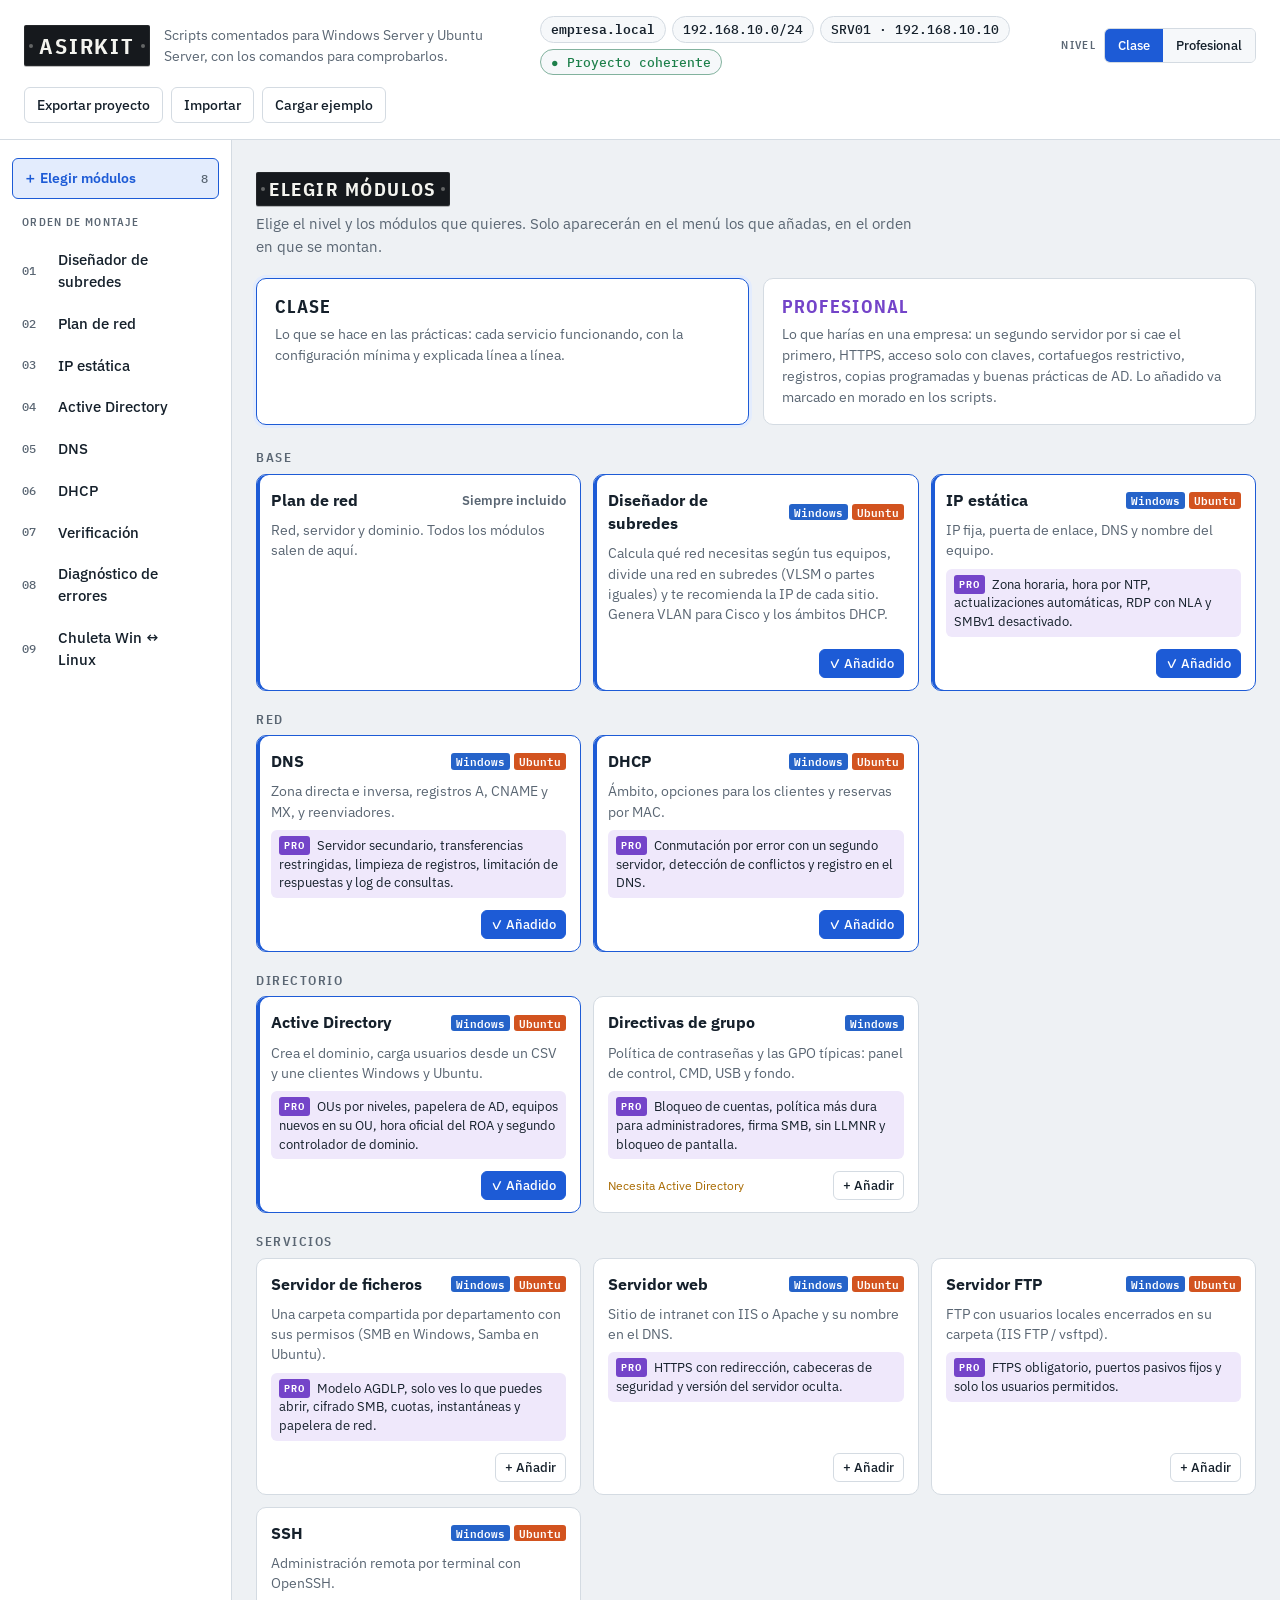
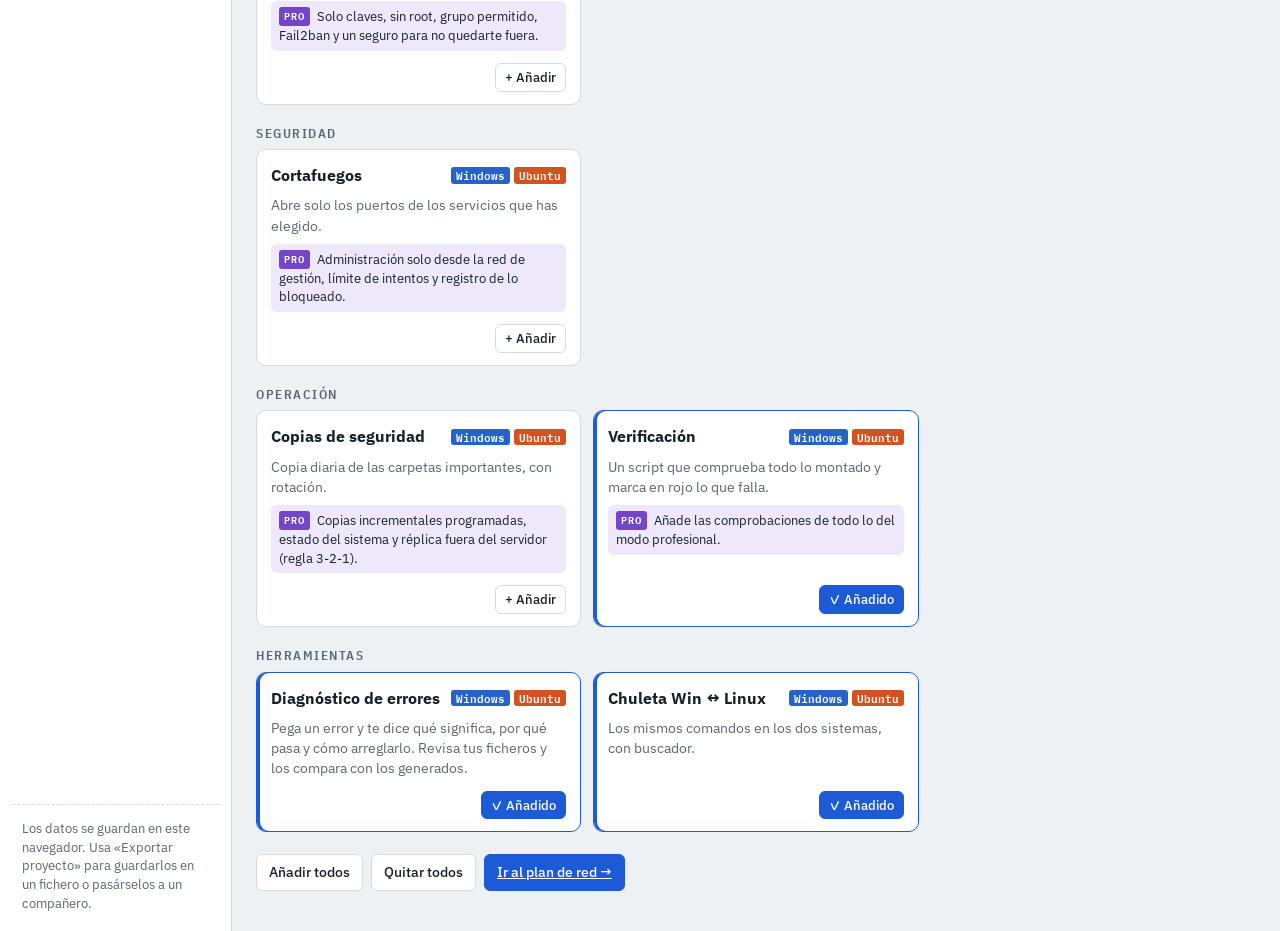
<file: index.html>
<!DOCTYPE html>
<html lang="es">
<head>
<meta charset="utf-8">
<meta name="viewport" content="width=device-width, initial-scale=1">
<title>ASIRkit</title>
<link rel="preconnect" href="https://fonts.googleapis.com">
<link rel="preconnect" href="https://fonts.gstatic.com" crossorigin>
<link href="https://fonts.googleapis.com/css2?family=IBM+Plex+Mono:wght@400;500;600&family=IBM+Plex+Sans+Condensed:wght@500;600;700&family=IBM+Plex+Sans:wght@400;500;600&display=swap" rel="stylesheet">
<style>

:root{
  /* Plan: hoja técnica de sala de servidores. Gesto fuerte único: etiquetas de rotuladora
     (como las que se pegan en los racks) para la marca y los títulos de módulo, y el mapa
     de direcciones dibujado como un panel de puertos. Todo lo demás, sobrio. */
  --bg:#eef1f4; --surface:#ffffff; --surface-2:#f6f8fa; --ink:#15202b; --muted:#5a6673; --line:#d4dbe2;
  --accent:#1d5bd6; --accent-soft:#e3ecfd; --accent-ink:#ffffff;
  --tape:#16191d; --tape-ink:#f4f4ef;
  --code-bg:#111a23; --code-ink:#dde6ef; --code-muted:#7d8fa1; --code-kw:#8cb6ff; --code-hd:#f2c46d;
  --ok:#1d7f4a; --warn:#a86a00; --err:#c0392b;
  --c-net:#5a6673; --c-gw:#1d5bd6; --c-srv:#c0392b; --c-pool:#e0a21b; --c-res:#2f9e5b; --c-fija:#7a4fd0; --c-free:#e2e7ec;
  --f-display:"IBM Plex Sans Condensed","Arial Narrow",sans-serif;
  --f-body:"IBM Plex Sans",system-ui,-apple-system,"Segoe UI",sans-serif;
  --f-mono:"IBM Plex Mono",ui-monospace,Consolas,monospace;
  --r:6px;
  color-scheme:light;
}
@media (prefers-color-scheme: dark){
  :root:not([data-theme="light"]){
    --bg:#0f141a; --surface:#161d25; --surface-2:#1b232c; --ink:#e5eaf0; --muted:#97a4b2; --line:#2a3541;
    --accent:#6f9dff; --accent-soft:#1c2a45; --accent-ink:#0b1220;
    --tape:#ecebe4; --tape-ink:#16191d;
    --code-bg:#0a0f14; --code-ink:#dde6ef; --code-muted:#73869a; --code-kw:#8cb6ff; --code-hd:#f2c46d;
    --ok:#46b97a; --warn:#e0a640; --err:#ef6b5b;
    --c-net:#7d8b99; --c-gw:#6f9dff; --c-srv:#ef6b5b; --c-pool:#e0a640; --c-res:#46b97a; --c-fija:#a985f0; --c-free:#25303b;
    color-scheme:dark;
  }
}
:root[data-theme="dark"]{
  --bg:#0f141a; --surface:#161d25; --surface-2:#1b232c; --ink:#e5eaf0; --muted:#97a4b2; --line:#2a3541;
  --accent:#6f9dff; --accent-soft:#1c2a45; --accent-ink:#0b1220;
  --tape:#ecebe4; --tape-ink:#16191d;
  --code-bg:#0a0f14; --code-ink:#dde6ef; --code-muted:#73869a; --code-kw:#8cb6ff; --code-hd:#f2c46d;
  --ok:#46b97a; --warn:#e0a640; --err:#ef6b5b;
  --c-net:#7d8b99; --c-gw:#6f9dff; --c-srv:#ef6b5b; --c-pool:#e0a640; --c-res:#46b97a; --c-fija:#a985f0; --c-free:#25303b;
  color-scheme:dark;
}
*{box-sizing:border-box}
html,body{margin:0}
body{background:var(--bg);color:var(--ink);font:15px/1.5 var(--f-body);-webkit-font-smoothing:antialiased}
h1,h2,h3{text-wrap:balance;margin:0}
button,input,select,textarea{font:inherit;color:inherit}
:focus-visible{outline:2px solid var(--accent);outline-offset:2px}
code,.mono{font-family:var(--f-mono)}

/* Etiqueta de rotuladora */
.tape{display:inline-block;background:var(--tape);color:var(--tape-ink);font-family:var(--f-display);font-weight:700;
  text-transform:uppercase;letter-spacing:.08em;padding:.18em .7em .14em;border-radius:2px;
  box-shadow:0 1px 0 rgba(0,0,0,.25), inset 0 0 0 1px rgba(255,255,255,.06);position:relative}
.tape::before,.tape::after{content:"";position:absolute;top:50%;width:4px;height:4px;margin-top:-2px;border-radius:50%;background:var(--tape-ink);opacity:.35}
.tape::before{left:5px}.tape::after{right:5px}

/* Cabecera */
.top{display:flex;flex-wrap:wrap;gap:12px 24px;align-items:center;padding:16px 24px;border-bottom:1px solid var(--line);background:var(--surface)}
.brand{display:flex;align-items:center;gap:14px;flex-wrap:wrap}
.brand .tape{font-size:22px}
.brand p{margin:0;color:var(--muted);font-size:14px;max-width:44ch}
.proj{display:flex;flex-wrap:wrap;gap:6px;flex:1;min-width:240px}
.chip{display:inline-flex;align-items:center;gap:6px;font:500 12.5px/1 var(--f-mono);background:var(--surface-2);border:1px solid var(--line);border-radius:999px;padding:6px 10px;white-space:nowrap}
.chip b{font-weight:600}
.chip.state-ok{border-color:color-mix(in srgb,var(--ok) 45%,var(--line));color:var(--ok)}
.chip.state-warn{border-color:color-mix(in srgb,var(--warn) 45%,var(--line));color:var(--warn)}
.chip.state-err{border-color:color-mix(in srgb,var(--err) 45%,var(--line));color:var(--err)}
.actions{display:flex;gap:8px;flex-wrap:wrap}
.btn{border:1px solid var(--line);background:var(--surface);border-radius:var(--r);padding:7px 12px;cursor:pointer;font-size:13.5px;font-weight:500}
.btn:hover{border-color:var(--accent);color:var(--accent)}
.btn.primary{background:var(--accent);border-color:var(--accent);color:var(--accent-ink)}
.btn.primary:hover{filter:brightness(1.08);color:var(--accent-ink)}
.btn.small{padding:4px 9px;font-size:12.5px}
.btn.ghost{background:transparent}

/* Layout */
.layout{display:grid;grid-template-columns:232px minmax(0,1fr);min-height:calc(100% - 70px)}
nav.side{border-right:1px solid var(--line);padding:18px 12px;background:var(--surface);display:flex;flex-direction:column;gap:2px}
.navlabel{font:600 11px/1 var(--f-display);text-transform:uppercase;letter-spacing:.12em;color:var(--muted);padding:6px 10px 10px}
.navitem{display:grid;grid-template-columns:28px 1fr 10px;align-items:center;gap:8px;padding:9px 10px;border-radius:var(--r);text-decoration:none;color:var(--ink);font-weight:500;font-size:14.5px}
.navitem .n{font:500 12px/1 var(--f-mono);color:var(--muted)}
.navitem:hover{background:var(--surface-2)}
.navitem[aria-current="page"]{background:var(--accent-soft);color:var(--accent)}
.navitem[aria-current="page"] .n{color:var(--accent)}
.dot{width:8px;height:8px;border-radius:50%;background:transparent}
.dot.warn{background:var(--warn)}.dot.err{background:var(--err)}
.navfoot{margin-top:auto;padding:14px 10px 0;font-size:12.5px;color:var(--muted);border-top:1px dashed var(--line)}

main{padding:22px 24px 40px;min-width:0}
.modhead{display:flex;align-items:baseline;gap:14px;flex-wrap:wrap;margin-bottom:6px}
.modhead .num{font:500 14px var(--f-mono);color:var(--muted)}
.modhead h1 .tape{font-size:19px}
.lede{color:var(--muted);margin:6px 0 20px;max-width:75ch}
.grid2{display:grid;grid-template-columns:minmax(300px,400px) minmax(0,1fr);gap:20px;align-items:start}
.panel{background:var(--surface);border:1px solid var(--line);border-radius:10px;padding:16px}
.panel h3{font:600 12.5px/1 var(--f-display);text-transform:uppercase;letter-spacing:.1em;color:var(--muted);margin:4px 0 12px}
.panel h3:not(:first-child){margin-top:20px}
.fields{display:grid;grid-template-columns:1fr 1fr;gap:10px 12px}
.f{display:flex;flex-direction:column;gap:4px;min-width:0}
.f.wide{grid-column:1/-1}
.f>span{font-size:12.5px;font-weight:600;color:var(--muted)}
.f input,.f select,.f textarea,.row input,.row select{width:100%;border:1px solid var(--line);background:var(--surface-2);border-radius:var(--r);padding:7px 9px;font-family:var(--f-mono);font-size:13.5px}
.f textarea{min-height:150px;resize:vertical;line-height:1.45}
.f input:focus,.f select:focus,.f textarea:focus,.row input:focus,.row select:focus{outline:none;border-color:var(--accent);box-shadow:0 0 0 3px var(--accent-soft)}
.f small{color:var(--muted);font-size:12px}
.bad{border-color:var(--err)!important;box-shadow:0 0 0 3px color-mix(in srgb,var(--err) 18%,transparent)!important}
.check{display:flex;gap:9px;align-items:flex-start;font-size:14px;padding:4px 0;cursor:pointer}
.check input{margin-top:3px;accent-color:var(--accent)}
.seg{display:inline-flex;border:1px solid var(--line);border-radius:var(--r);overflow:hidden}
.seg button{border:0;background:var(--surface-2);padding:6px 11px;font-size:13px;cursor:pointer}
.seg button[aria-pressed="true"]{background:var(--accent);color:var(--accent-ink)}
.rows{display:flex;flex-direction:column;gap:6px}
.row{display:grid;gap:6px;align-items:center}
.row.res{grid-template-columns:1fr 1fr 28px;padding-bottom:8px;border-bottom:1px dashed var(--line)}
.row.res .rn{grid-column:1/3}
.row.rec{grid-template-columns:78px 1fr 1.2fr 28px}
.row.head{font-size:11.5px;font-weight:600;color:var(--muted);text-transform:uppercase;letter-spacing:.05em}
.del{width:28px;height:30px;border:1px solid var(--line);background:var(--surface);border-radius:var(--r);cursor:pointer;color:var(--muted);font-size:16px;line-height:1}
.del:hover{color:var(--err);border-color:var(--err)}
.note{font-size:13px;color:var(--muted);background:var(--surface-2);border-left:3px solid var(--accent);padding:8px 10px;border-radius:0 var(--r) var(--r) 0;margin-top:12px}

/* Salida */
.out{background:var(--surface);border:1px solid var(--line);border-radius:10px;overflow:hidden;min-width:0}
.tabs{display:flex;gap:2px;padding:8px 8px 0;border-bottom:1px solid var(--line);overflow-x:auto;background:var(--surface-2)}
.tab{border:1px solid transparent;border-bottom:0;background:transparent;padding:8px 12px;border-radius:7px 7px 0 0;cursor:pointer;font-size:13.5px;font-weight:500;white-space:nowrap;color:var(--muted);display:flex;align-items:center;gap:7px}
.tab[aria-selected="true"]{background:var(--surface);border-color:var(--line);color:var(--ink);margin-bottom:-1px}
.os{font:600 10.5px/1 var(--f-mono);padding:3px 5px;border-radius:3px;background:var(--line);color:var(--ink)}
.os.win{background:#2563c9;color:#fff}.os.lin{background:#d2531f;color:#fff}
.toolbar{display:flex;align-items:center;gap:10px;flex-wrap:wrap;padding:10px 12px;border-bottom:1px solid var(--line)}
.toolbar .fname{font:500 13px var(--f-mono);flex:1;min-width:150px}
.toolbar .fname small{color:var(--muted);font-family:var(--f-body)}
.switch{display:flex;align-items:center;gap:7px;font-size:13px;color:var(--muted);cursor:pointer}
.switch input{accent-color:var(--accent)}
pre.code{margin:0;background:var(--code-bg);color:var(--code-ink);font:13px/1.6 var(--f-mono);padding:14px 16px;overflow:auto;max-height:620px;tab-size:2}
pre.code .cm{color:var(--code-muted)}
pre.code .hd{color:var(--code-hd);font-weight:500}
pre.code .kw{color:var(--code-kw)}
.howto{padding:10px 14px;font-size:13px;color:var(--muted);border-top:1px solid var(--line)}
.howto code{background:var(--surface-2);border:1px solid var(--line);border-radius:4px;padding:1px 5px;font-size:12.5px;color:var(--ink)}

/* Plan de red */
.stats{display:grid;grid-template-columns:repeat(3,minmax(0,1fr));gap:1px;background:var(--line);border:1px solid var(--line);border-radius:8px;overflow:hidden}
.stat{background:var(--surface);padding:10px 12px}
.stat span{display:block;font-size:11.5px;font-weight:600;color:var(--muted);text-transform:uppercase;letter-spacing:.05em}
.stat b{font:500 15px var(--f-mono);font-variant-numeric:tabular-nums}
.ports{display:grid;grid-template-columns:repeat(32,1fr);gap:3px;margin-top:6px;padding:10px;background:var(--surface-2);border:1px solid var(--line);border-radius:8px}
.port{aspect-ratio:1;border-radius:2px;background:var(--c-free);position:relative}
.port.net,.port.bc{background:var(--c-net)}
.port.gw{background:var(--c-gw)}
.port.srv{background:var(--c-srv)}
.port.pool{background:var(--c-pool)}
.port.res{background:var(--c-res)}
.port.fija{background:var(--c-fija)}
.port.res.inpool,.port.fija.inpool{box-shadow:inset 0 0 0 2px var(--c-pool)}
.port:hover{outline:2px solid var(--ink);outline-offset:1px;z-index:1}
.bar{position:relative;height:30px;border-radius:6px;background:var(--c-free);margin-top:8px;overflow:hidden;border:1px solid var(--line)}
.bar i{position:absolute;top:0;bottom:0;min-width:3px}
.legend{display:flex;flex-wrap:wrap;gap:6px 16px;margin-top:10px;font-size:12.5px;color:var(--muted)}
.legend span{display:inline-flex;align-items:center;gap:6px}
.legend i{width:11px;height:11px;border-radius:2px;display:inline-block}
.hover-ip{font:500 13px var(--f-mono);margin-top:8px;min-height:20px;color:var(--ink)}
.issues{display:flex;flex-direction:column;gap:6px;margin:0;padding:0;list-style:none}
.issues li{display:grid;grid-template-columns:auto 1fr;gap:10px;align-items:start;font-size:13.5px;padding:8px 10px;border-radius:var(--r);background:var(--surface-2);border:1px solid var(--line)}
.pill{font:600 10.5px/1 var(--f-display);text-transform:uppercase;letter-spacing:.08em;padding:4px 6px;border-radius:3px;color:#fff;margin-top:1px}
.pill.err{background:var(--err)}.pill.warn{background:var(--warn)}.pill.ok{background:var(--ok)}.pill.tip{background:var(--accent);color:var(--accent-ink)}
.issues .mod{font:500 12px var(--f-mono);color:var(--muted)}

/* Chuleta */
.cheat-tools{display:flex;gap:10px;flex-wrap:wrap;align-items:center;margin-bottom:14px}
.cheat-tools input{flex:1;min-width:220px;border:1px solid var(--line);background:var(--surface);border-radius:var(--r);padding:9px 12px}
.cats{display:flex;gap:6px;flex-wrap:wrap}
.cat{border:1px solid var(--line);background:var(--surface);border-radius:999px;padding:5px 11px;font-size:13px;cursor:pointer}
.cat[aria-pressed="true"]{background:var(--ink);color:var(--surface);border-color:var(--ink)}
.cheat{width:100%;border-collapse:separate;border-spacing:0;background:var(--surface);border:1px solid var(--line);border-radius:10px;overflow:hidden}
.cheat th{text-align:left;font:600 12px var(--f-display);text-transform:uppercase;letter-spacing:.08em;color:var(--muted);padding:10px 12px;background:var(--surface-2);border-bottom:1px solid var(--line)}
.cheat td{padding:9px 12px;border-bottom:1px solid var(--line);vertical-align:top;font-size:14px}
.cheat tr:last-child td{border-bottom:0}
.cheat td.task b{display:block;font-weight:600}
.cheat td.task span{font-size:12px;color:var(--muted)}
.cmd{display:block;width:100%;text-align:left;font:12.5px/1.45 var(--f-mono);background:var(--surface-2);border:1px solid var(--line);border-radius:5px;padding:5px 8px;cursor:pointer;margin-bottom:4px;white-space:pre-wrap;word-break:break-word}
.cmd:hover{border-color:var(--accent)}
.cmd.na{cursor:default;color:var(--muted);font-family:var(--f-body);font-style:italic}
.cmd.na:hover{border-color:var(--line)}
.cheat-wrap{overflow-x:auto}

/* Modal y aviso */
.modal{position:fixed;inset:0;background:rgba(10,15,20,.55);display:none;align-items:center;justify-content:center;padding:16px;z-index:50}
.modal.open{display:flex}
.modal .box{background:var(--surface);border:1px solid var(--line);border-radius:12px;padding:18px;width:min(640px,100%);max-height:90%;overflow:auto;display:flex;flex-direction:column;gap:12px}
.modal textarea{width:100%;min-height:260px;font:12.5px/1.5 var(--f-mono);background:var(--surface-2);border:1px solid var(--line);border-radius:var(--r);padding:10px}
.modal .row-end{display:flex;gap:8px;justify-content:flex-end;flex-wrap:wrap;align-items:center}
.toast{position:fixed;bottom:18px;left:50%;transform:translateX(-50%) translateY(20px);background:var(--ink);color:var(--surface);padding:9px 16px;border-radius:8px;font-size:14px;opacity:0;pointer-events:none;transition:opacity .2s,transform .2s;z-index:60}
.toast.show{opacity:1;transform:translateX(-50%) translateY(0)}
@media (prefers-reduced-motion: reduce){.toast{transition:none}}

@media (max-width: 1100px){ .grid2{grid-template-columns:1fr} }
@media (max-width: 760px){
  .stats{grid-template-columns:repeat(2,minmax(0,1fr))}
  .layout{grid-template-columns:1fr}
  nav.side{flex-direction:row;overflow-x:auto;border-right:0;border-bottom:1px solid var(--line);padding:8px}
  .navlabel,.navfoot{display:none}
  .navitem{grid-template-columns:auto auto 8px;white-space:nowrap}
  main{padding:16px}
  .top{padding:12px 16px}
  .fields{grid-template-columns:1fr}
  .ports{gap:2px;padding:6px}
}

/* ---- v2: nivel, catálogo y modo profesional ---- */
:root{ --pro:#7444c9; --pro-soft:#efe8fb; --c-fija:#0f8f8a; --c-srv2:#e98b7f; }
@media (prefers-color-scheme: dark){ :root:not([data-theme="light"]){ --pro:#b18cff; --pro-soft:#2a2140; --c-fija:#3cc2bb; --c-srv2:#a8544b; } }
:root[data-theme="dark"]{ --pro:#b18cff; --pro-soft:#2a2140; --c-fija:#3cc2bb; --c-srv2:#a8544b; }

.level{display:flex;align-items:center;gap:8px}
.level>span{font:600 11px/1 var(--f-display);text-transform:uppercase;letter-spacing:.12em;color:var(--muted)}
.level .seg button{padding:7px 13px;font-weight:500}
.level .seg button[data-nivel="pro"][aria-pressed="true"]{background:var(--pro);color:#fff}
body.is-pro .top{box-shadow:inset 0 -3px 0 var(--pro)}

.navadd{display:flex;align-items:center;justify-content:space-between;gap:8px;padding:9px 10px;margin-bottom:10px;border:1px dashed var(--line);border-radius:var(--r);text-decoration:none;color:var(--ink);font-weight:600;font-size:14px}
.navadd:hover{border-color:var(--accent);color:var(--accent)}
.navadd[aria-current="page"]{border-style:solid;border-color:var(--accent);background:var(--accent-soft);color:var(--accent)}
.navadd .cnt{font:500 12px var(--f-mono);color:var(--muted)}

.levels{display:grid;grid-template-columns:repeat(auto-fit,minmax(280px,1fr));gap:14px;margin-bottom:26px}
.lvl{background:var(--surface);border:1px solid var(--line);border-radius:10px;padding:16px 18px;cursor:pointer;text-align:left;display:flex;flex-direction:column;gap:6px}
.lvl:hover{border-color:var(--accent)}
.lvl[aria-pressed="true"]{border-color:var(--accent);box-shadow:0 0 0 3px var(--accent-soft)}
.lvl.pro[aria-pressed="true"]{border-color:var(--pro);box-shadow:0 0 0 3px var(--pro-soft)}
.lvl b{font:700 18px var(--f-display);text-transform:uppercase;letter-spacing:.06em}
.lvl.pro b{color:var(--pro)}
.lvl span{color:var(--muted);font-size:14px}
.catgroup{margin-bottom:22px}
.catgroup h2{font:600 12.5px/1 var(--f-display);text-transform:uppercase;letter-spacing:.12em;color:var(--muted);margin:0 0 10px}
.cards{display:grid;grid-template-columns:repeat(auto-fill,minmax(260px,1fr));gap:12px}
.card{background:var(--surface);border:1px solid var(--line);border-radius:10px;padding:14px 14px 12px;display:flex;flex-direction:column;gap:8px;position:relative}
.card.on{border-color:var(--accent);box-shadow:inset 3px 0 0 var(--accent)}
.card .ct{display:flex;align-items:center;gap:8px;justify-content:space-between}
.card .ct b{font-size:15.5px}
.card p{margin:0;font-size:13.5px;color:var(--muted)}
.card .prol{font-size:12.5px;color:var(--ink);background:var(--pro-soft);border-radius:6px;padding:6px 8px}
.card .prol::before{content:"PRO";font:700 10px/1 var(--f-display);letter-spacing:.1em;color:#fff;background:var(--pro);border-radius:3px;padding:3px 5px;margin-right:7px;vertical-align:1px}
.card .foot{display:flex;align-items:center;justify-content:space-between;gap:8px;margin-top:auto;padding-top:4px}
.oss{display:flex;gap:4px}
.card .btn.on{background:var(--accent);border-color:var(--accent);color:var(--accent-ink)}
.card .fixed{font-size:12.5px;color:var(--muted);font-weight:600}
.card .req{font-size:12px;color:var(--warn)}

.profields{margin-top:18px;padding:12px;border:1px solid color-mix(in srgb,var(--pro) 40%,var(--line));border-radius:8px;background:var(--pro-soft)}
.profields>h3{color:var(--pro)!important;margin-top:0!important;display:flex;align-items:center;gap:8px}
.profields .f input,.profields .f select{background:var(--surface)}
.badge-pro{font:700 10px/1 var(--f-display);letter-spacing:.1em;color:#fff;background:var(--pro);border-radius:3px;padding:3px 5px}
pre.code .pro{color:#c6a6ff;font-weight:500}
.checks{display:grid;grid-template-columns:1fr;gap:2px}
.row.res{grid-template-columns:1fr 1fr 28px;padding-bottom:8px;border-bottom:1px dashed var(--line)}
.row.res .rn{grid-column:1/3}
.stats{grid-template-columns:repeat(3,minmax(0,1fr))!important}
.port.srv2{background:var(--c-srv2)}
@media (max-width: 760px){ .level{order:3} .stats{grid-template-columns:repeat(2,minmax(0,1fr))!important} }

/* ---- Diagnóstico ---- */
:root{ --add:#dff3e6; --del:#fbe3e0; --add-ink:#17663a; --del-ink:#a1271b; }
@media (prefers-color-scheme: dark){ :root:not([data-theme="light"]){ --add:#16321f; --del:#3a1b18; --add-ink:#7fd6a0; --del-ink:#f2958a; } }
:root[data-theme="dark"]{ --add:#16321f; --del:#3a1b18; --add-ink:#7fd6a0; --del-ink:#f2958a; }
.os.chk{background:var(--ok);color:#fff}
.diaggrid{display:grid;grid-template-columns:repeat(auto-fit,minmax(340px,1fr));gap:20px;align-items:start}
.f textarea.tall{min-height:230px}
#errTxt{min-height:110px}
.ejemplos{display:flex;flex-wrap:wrap;gap:6px;align-items:center;margin:10px 0 4px;font-size:12.5px;color:var(--muted)}
.ejemplos .cat{font-size:12.5px;padding:4px 9px}
.hint{color:var(--muted);font-size:13.5px;margin:10px 0 0}
.errcard{border:1px solid var(--line);border-left:4px solid var(--err);border-radius:8px;padding:12px 14px;margin-top:12px;background:var(--surface-2)}
.errcard .et{display:flex;justify-content:space-between;gap:10px;align-items:center;flex-wrap:wrap}
.errcard .et b{font-size:15px}
.errcard dl{margin:10px 0 6px;display:grid;grid-template-columns:auto 1fr;gap:6px 12px;font-size:14px}
.errcard dt{font-weight:600;color:var(--muted);font-size:12.5px;text-transform:uppercase;letter-spacing:.04em;padding-top:2px}
.errcard dd{margin:0}
.errcard .cmd{margin:0}
.errcard .m{color:var(--muted);font-size:12px}
.errcard ul{margin:6px 0 0;padding-left:18px;font-size:14px}
@media (max-width:560px){ .errcard dl{grid-template-columns:1fr} }
.revhead{display:flex;flex-wrap:wrap;gap:8px;align-items:center}
.diffview{border:1px solid var(--line);border-radius:8px;overflow:auto;max-height:620px;background:var(--surface);font:12.5px/1.55 var(--f-mono)}
.dl{display:grid;grid-template-columns:38px 38px 18px 1fr;min-width:max-content}
.dl span{color:var(--muted);text-align:right;padding-right:8px;user-select:none;border-right:1px solid var(--line)}
.dl .sg{text-align:center;padding:0;border:0}
.dl code{white-space:pre;padding-right:14px}
.dl.dp{background:var(--add)} .dl.dp .sg,.dl.dp code{color:var(--add-ink)}
.dl.dm{background:var(--del)} .dl.dm .sg,.dl.dm code{color:var(--del-ink)}
.dl.bad{background:var(--del)}
.lmsg{font:13px/1.45 var(--f-body);padding:6px 10px 6px 96px;border-left:3px solid var(--err);background:var(--surface-2);min-width:max-content;max-width:100%}
.lmsg.warn{border-left-color:var(--warn)} .lmsg.tip{border-left-color:var(--accent)}
.lmsg .pill{margin-right:8px;font-size:9.5px}
@media (max-width:760px){ .lmsg{padding-left:12px;min-width:0} }

/* ---- Diseñador de subredes ---- */
.vmodos button{padding:8px 14px;font-weight:500}
.row.vrow{grid-template-columns:1fr 78px 64px 40px 28px}
.row.vrow input[type=checkbox]{width:18px;height:18px;justify-self:center;accent-color:var(--accent)}
.row.vrow.head span:nth-child(4){text-align:center}
.vbar{height:34px;margin-top:14px}
.vbar i{border-right:2px solid var(--surface)}
.vtable-wrap{overflow-x:auto;margin-top:14px}
.vtable td{font-size:13px;white-space:nowrap}
.vtable td.task{white-space:normal;min-width:170px}
.vtable code{font-size:12.5px}
.vtable small{color:var(--muted);font-size:11.5px}
.sw{display:inline-block;width:10px;height:10px;border-radius:2px;margin-right:7px;vertical-align:0}
.binario{display:flex;flex-direction:column;gap:6px;background:var(--surface-2);border:1px solid var(--line);border-radius:8px;padding:12px;overflow-x:auto}
.binario div{display:grid;grid-template-columns:72px 1fr;align-items:center;gap:10px}
.binario span{font-size:12.5px;font-weight:600;color:var(--muted)}
.binario code{font:14px/1.4 var(--f-mono);letter-spacing:.05em;white-space:nowrap}
.binario .bn{color:var(--accent);font-weight:600}
.binario .bh{color:var(--warn)}
.legend .bnl{background:var(--accent)} .legend .bhl{background:var(--warn)}
@media (max-width:760px){ .row.vrow{grid-template-columns:1fr 64px 52px 32px 28px} }

.vgrid{display:flex;flex-direction:column;gap:16px;margin-top:16px}
.vform{max-width:820px}

</style>
</head>
<body>
<header class="top">
  <div class="brand">
    <span class="tape">ASIRkit</span>
    <p>Scripts comentados para Windows Server y Ubuntu Server, con los comandos para comprobarlos.</p>
  </div>
  <div class="proj" id="proj" aria-label="Resumen del proyecto"></div>
  <div class="level"><span>Nivel</span><div class="seg" role="group" aria-label="Nivel de los scripts">
      <button type="button" data-nivel="clase" aria-pressed="true">Clase</button>
      <button type="button" data-nivel="pro" aria-pressed="false">Profesional</button></div></div>
  <div class="actions">
    <button class="btn" id="btnExport" type="button">Exportar proyecto</button>
    <button class="btn" id="btnImport" type="button">Importar</button>
    <button class="btn ghost" id="btnReset" type="button">Cargar ejemplo</button>
  </div>
</header>

<div class="layout">
  <nav class="side" id="nav" aria-label="Módulos"></nav>
  <main id="main"></main>
</div>

<div class="modal" id="modal" role="dialog" aria-modal="true" aria-labelledby="modalTitle">
  <div class="box">
    <h2 id="modalTitle" style="font:600 18px var(--f-display)"></h2>
    <p id="modalText" style="margin:0;color:var(--muted);font-size:14px"></p>
    <textarea id="modalArea" spellcheck="false"></textarea>
    <div class="row-end">
      <input type="file" id="modalFile" accept=".json,application/json" style="margin-right:auto;font-size:13px">
      <button class="btn" id="modalCancel" type="button">Cerrar</button>
      <button class="btn primary" id="modalOk" type="button"></button>
    </div>
  </div>
</div>
<div class="toast" id="toast" role="status" aria-live="polite"></div>

<script>
/* ============================================================
   ASIRkit v2 · estado del proyecto
   ============================================================ */
const EJEMPLO = {
  nivel: "clase",
  modulos: ["subredes", "ip", "ad", "dns", "dhcp", "verificar", "errores", "chuleta"],
  red: "192.168.10.0", prefijo: 24, gw: "192.168.10.1",
  srvIp: "192.168.10.10", srvNombre: "SRV01", dominio: "empresa.local", netbios: "EMPRESA",
  srv2Ip: "192.168.10.11", srv2Nombre: "SRV02", adminNet: "192.168.10.0/24",
  forwarders: "8.8.8.8, 1.1.1.1", ifWin: "Ethernet", ifLin: "enp0s3",
  dhcpIni: "192.168.10.100", dhcpFin: "192.168.10.200", lease: 8, linuxDhcp: "kea", dhcpFailover: true,
  reservas: [
    { nombre: "impresora01", mac: "00:15:5D:0A:01:32", ip: "192.168.10.50" },
    { nombre: "pc-direccion", mac: "08:00:27:3C:9E:11", ip: "192.168.10.51" }
  ],
  registros: [
    { tipo: "A", nombre: "impresora01", valor: "192.168.10.50" },
    { tipo: "A", nombre: "mail", valor: "192.168.10.20" },
    { tipo: "CNAME", nombre: "intranet", valor: "srv01" },
    { tipo: "MX", nombre: "@", valor: "mail" }
  ],
  ouRaiz: "Empresa",
  csv: "nombre;apellidos;departamento;usuario\nAna;García López;Ventas;\nLuis;Martín Pérez;Ventas;\nMarta;Sánchez Ruiz;Informática;\nJorge;Fernández Gil;Informática;jfernandez\nLucía;Romero Díaz;RRHH;",
  gpoPanel: true, gpoCmd: true, gpoUsb: true, gpoFondo: false, fondoRuta: "\\\\SRV01\\Comun\\fondo.jpg", gpoBloqueo: true,
  rutaWin: "D:\\Compartido", rutaLin: "/srv/samba", carpetas: "Ventas, Informática, RRHH", comun: true, cuotaGB: 5,
  webHost: "intranet", webRaizWin: "C:\\inetpub\\intranet", webRaizLin: "/var/www/intranet",
  ftpRutaWin: "C:\\ftp", pasvMin: 50000, pasvMax: 50100,
  sshPuerto: 22, sshGrupo: "sshusers",
  bkOrigenWin: "D:\\Compartido", bkDestinoWin: "E:", bkOrigenLin: "/etc /srv /var/www", bkDestinoLin: "/backup",
  bkHora: "21:00", bkDias: 14, bkRemoto: "backup@192.168.10.12:/backups/srv01"
};
const CLAVE = "asirkit-proyecto-v2";
let primeraVez = false;
let S = cargar();
const UI = { tab: {}, comentarios: true, chuletaQ: "", chuletaCat: "Todas" };

function cargar(){
  try { const t = localStorage.getItem(CLAVE); if (t) return Object.assign(structuredClone(EJEMPLO), JSON.parse(t)); } catch(e){}
  primeraVez = true;
  return structuredClone(EJEMPLO);
}
function guardar(){ try { localStorage.setItem(CLAVE, JSON.stringify(S)); } catch(e){} }

/* ============================================================
   Catálogo de módulos (el orden es el de montaje)
   ============================================================ */
const CATALOGO = [
  { id: "subredes", nombre: "Diseñador de subredes", cat: "Base", os: ["win","lin"], desc: "Calcula qué red necesitas según tus equipos, divide una red en subredes (VLSM o partes iguales) y te recomienda la IP de cada sitio. Genera VLAN para Cisco y los ámbitos DHCP.", pro: null },
  { id: "ip", nombre: "IP estática", cat: "Base", os: ["win","lin"], desc: "IP fija, puerta de enlace, DNS y nombre del equipo.", pro: "Zona horaria, hora por NTP, actualizaciones automáticas, RDP con NLA y SMBv1 desactivado." },
  { id: "ad", nombre: "Active Directory", cat: "Directorio", os: ["win","lin"], desc: "Crea el dominio, carga usuarios desde un CSV y une clientes Windows y Ubuntu.", pro: "OUs por niveles, papelera de AD, equipos nuevos en su OU, hora oficial del ROA y segundo controlador de dominio." },
  { id: "dns", nombre: "DNS", cat: "Red", os: ["win","lin"], desc: "Zona directa e inversa, registros A, CNAME y MX, y reenviadores.", pro: "Servidor secundario, transferencias restringidas, limpieza de registros, limitación de respuestas y log de consultas." },
  { id: "dhcp", nombre: "DHCP", cat: "Red", os: ["win","lin"], desc: "Ámbito, opciones para los clientes y reservas por MAC.", pro: "Conmutación por error con un segundo servidor, detección de conflictos y registro en el DNS." },
  { id: "gpo", nombre: "Directivas de grupo", cat: "Directorio", os: ["win"], requiere: "ad", desc: "Política de contraseñas y las GPO típicas: panel de control, CMD, USB y fondo.", pro: "Bloqueo de cuentas, política más dura para administradores, firma SMB, sin LLMNR y bloqueo de pantalla." },
  { id: "ficheros", nombre: "Servidor de ficheros", cat: "Servicios", os: ["win","lin"], desc: "Una carpeta compartida por departamento con sus permisos (SMB en Windows, Samba en Ubuntu).", pro: "Modelo AGDLP, solo ves lo que puedes abrir, cifrado SMB, cuotas, instantáneas y papelera de red." },
  { id: "web", nombre: "Servidor web", cat: "Servicios", os: ["win","lin"], desc: "Sitio de intranet con IIS o Apache y su nombre en el DNS.", pro: "HTTPS con redirección, cabeceras de seguridad y versión del servidor oculta." },
  { id: "ftp", nombre: "Servidor FTP", cat: "Servicios", os: ["win","lin"], desc: "FTP con usuarios locales encerrados en su carpeta (IIS FTP / vsftpd).", pro: "FTPS obligatorio, puertos pasivos fijos y solo los usuarios permitidos." },
  { id: "ssh", nombre: "SSH", cat: "Servicios", os: ["win","lin"], desc: "Administración remota por terminal con OpenSSH.", pro: "Solo claves, sin root, grupo permitido, Fail2ban y un seguro para no quedarte fuera." },
  { id: "firewall", nombre: "Cortafuegos", cat: "Seguridad", os: ["win","lin"], desc: "Abre solo los puertos de los servicios que has elegido.", pro: "Administración solo desde la red de gestión, límite de intentos y registro de lo bloqueado." },
  { id: "backup", nombre: "Copias de seguridad", cat: "Operación", os: ["win","lin"], desc: "Copia diaria de las carpetas importantes, con rotación.", pro: "Copias incrementales programadas, estado del sistema y réplica fuera del servidor (regla 3-2-1)." },
  { id: "verificar", nombre: "Verificación", cat: "Operación", os: ["win","lin"], desc: "Un script que comprueba todo lo montado y marca en rojo lo que falla.", pro: "Añade las comprobaciones de todo lo del modo profesional." },
  { id: "errores", nombre: "Diagnóstico de errores", cat: "Herramientas", os: ["win","lin"], desc: "Pega un error y te dice qué significa, por qué pasa y cómo arreglarlo. Revisa tus ficheros y los compara con los generados.", pro: null },
  { id: "chuleta", nombre: "Chuleta Win ↔ Linux", cat: "Herramientas", os: ["win","lin"], desc: "Los mismos comandos en los dos sistemas, con buscador.", pro: null }
];
const CATS = ["Base", "Red", "Directorio", "Servicios", "Seguridad", "Operación", "Herramientas"];
const has = id => S.modulos.includes(id);
const PRO = () => S.nivel === "pro";
const activos = () => [...(has("subredes") ? ["subredes"] : []), "red", ...CATALOGO.map(m => m.id).filter(id => id !== "subredes" && has(id))];
const num = id => String(activos().indexOf(id) + 1).padStart(2, "0");
const fich = (id, base, ext, suf = "") => `${num(id)}${suf}-${base}.${ext}`;
const usaSrv2 = () => PRO() && (has("dhcp") && S.dhcpFailover || has("dns") || has("ad"));

/* ============================================================
   Utilidades de red y texto
   ============================================================ */
function ipToInt(ip){
  const p = String(ip ?? "").trim().split(".");
  if (p.length !== 4) return null;
  let n = 0;
  for (const x of p){ if (!/^\d{1,3}$/.test(x)) return null; const v = +x; if (v > 255) return null; n = n * 256 + v; }
  return n;
}
const intToIp = n => [(n >>> 24) & 255, (n >>> 16) & 255, (n >>> 8) & 255, n & 255].join(".");
const maskInt = p => p === 0 ? 0 : (0xFFFFFFFF << (32 - p)) >>> 0;
const MAC_RE = /^([0-9A-Fa-f]{2}[:-]){5}[0-9A-Fa-f]{2}$/;
const NOMBRE_RE = /^[A-Za-z0-9]([A-Za-z0-9-]{0,61}[A-Za-z0-9])?$/;
function derivar(){
  const p = parseInt(S.prefijo, 10), red = ipToInt(S.red);
  if (red === null || !(p >= 8 && p <= 30)) return { ok: false };
  const mask = maskInt(p), netAddr = (red & mask) >>> 0, size = 2 ** (32 - p), bcast = netAddr + size - 1;
  return {
    ok: true, p, mask, netAddr, size, bcast,
    redTxt: intToIp(netAddr), maskTxt: intToIp(mask), bcastTxt: intToIp(bcast),
    primero: intToIp(netAddr + 1), ultimo: intToIp(bcast - 1), hosts: size - 2, cidr: intToIp(netAddr) + "/" + p,
    dentro: ip => { const n = ipToInt(ip); return n !== null && n > netAddr && n < bcast; }
  };
}
function zonaInversa(d){
  const o = d.redTxt.split("."), n = d.p >= 24 ? 3 : d.p >= 16 ? 2 : 1, base = o.slice(0, n);
  return {
    n, nombre: base.slice().reverse().join(".") + ".in-addr.arpa",
    networkId: base.concat(Array(4 - n).fill("0")).join(".") + "/" + (n * 8),
    fichero: "/etc/bind/db." + base.join("."),
    contiene: ip => String(ip).split(".").slice(0, n).join(".") === base.join("."),
    etiqueta: ip => String(ip).split(".").slice(n).reverse().join(".")
  };
}
const lista = s => String(s ?? "").split(/[,;]+/).map(x => x.trim()).filter(Boolean);
const forwarders = () => String(S.forwarders).split(/[\s,;]+/).filter(Boolean);
const host = () => String(S.srvNombre).toLowerCase();
const host2 = () => String(S.srv2Nombre).toLowerCase();
const fqdn = () => host() + "." + S.dominio;
const fqdn2 = () => host2() + "." + S.dominio;
const webFqdn = () => String(S.webHost).toLowerCase() + "." + S.dominio;
const dn = () => "DC=" + String(S.dominio).split(".").join(",DC=");
const NB = () => limpio(S.netbios).toUpperCase();
const limpio = s => String(s ?? "").replace(/[`"$'\\]/g, "").trim();
const ruta = s => String(s ?? "").replace(/[`"$']/g, "").trim();
const ascii = s => String(s).normalize("NFD").replace(/[\u0300-\u036f]/g, "");
const macWin = m => String(m).toUpperCase().replace(/:/g, "-");
const macLin = m => String(m).toLowerCase().replace(/-/g, ":");
const dnsClientes = () => (has("dns") || has("ad")) ? [S.srvIp, ...(usaSrv2() && (has("dns") || has("ad")) ? [S.srv2Ip] : [])] : forwarders();
const hoySerial = () => { const d = new Date(); return d.getFullYear() + String(d.getMonth()+1).padStart(2,"0") + String(d.getDate()).padStart(2,"0") + "01"; };
const L = (...xs) => xs.flat(Infinity).join("\n");
const PROsec = t => ["", `# ── PRO · ${t} ──`];
const ufwSi = cmd => `if ufw status | grep -q "Status: active"; then ${cmd}; fi`;

/* CSV de usuarios (lo usan AD, ficheros y verificación) */
function parseCSV(){
  const lineas = String(S.csv || "").split(/\r?\n/).map(l => l.trim()).filter(Boolean);
  const errores = [], usuarios = [];
  if (!lineas.length) return { usuarios, errores: ["El CSV de usuarios está vacío."] };
  const sep = lineas[0].includes(";") ? ";" : ",";
  const cab = lineas[0].split(sep).map(c => ascii(c).toLowerCase().trim());
  const tieneCab = cab.some(c => ["nombre","apellidos","apellido","departamento","usuario"].includes(c));
  const idx = k => cab.findIndex(c => k.includes(c));
  const iN = tieneCab ? idx(["nombre"]) : 0, iA = tieneCab ? idx(["apellidos","apellido"]) : 1,
        iD = tieneCab ? idx(["departamento","depto"]) : 2, iU = tieneCab ? idx(["usuario","login"]) : 3;
  const usados = new Set();
  lineas.slice(tieneCab ? 1 : 0).forEach((l, k) => {
    const c = l.split(sep).map(x => x.trim());
    const nombre = limpio(c[iN]), apellidos = limpio(c[iA]), depto = limpio(c[iD]) || "General";
    if (!nombre || !apellidos){ errores.push(`CSV, línea ${k + (tieneCab ? 2 : 1)}: falta el nombre o los apellidos.`); return; }
    let u = iU >= 0 ? ascii(limpio(c[iU])).toLowerCase().replace(/[^a-z0-9._-]/g, "") : "";
    if (!u) u = (ascii(nombre)[0] + ascii(apellidos.split(/\s+/)[0])).toLowerCase().replace(/[^a-z0-9]/g, "");
    u = u.slice(0, 20);
    const base = u; let n = 2;
    while (usados.has(u)) u = base.slice(0, 19 - String(n).length) + n++;
    usados.add(u);
    usuarios.push({ nombre, apellidos, depto, usuario: u });
  });
  return { usuarios, errores };
}
const grupoDe = dep => "G_" + ascii(dep).replace(/[^A-Za-z0-9]+/g, "_");
const departamentos = () => [...new Set(parseCSV().usuarios.map(u => u.depto))];
function carpetas(){
  const deps = has("ad") ? departamentos() : lista(S.carpetas);
  const out = deps.map(dep => ({ nombre: ascii(dep).replace(/[^A-Za-z0-9]+/g, "_"), etiqueta: dep, grupo: grupoDe(dep), linux: ascii(dep).toLowerCase().replace(/[^a-z0-9]+/g, "") || "grupo" }));
  if (S.comun) out.push({ nombre: "Comun", etiqueta: "Común", grupo: null, linux: "comun" });
  return out;
}

/* ============================================================
   Validación del proyecto
   ============================================================ */
function validar(){
  const out = [];
  const add = (nivel, modulo, texto, campo) => out.push({ nivel, modulo, texto, campo });
  const d = derivar();
  if (ipToInt(S.red) === null) add("err", "red", "La dirección de red no es una IPv4 válida.", "red");
  const p = parseInt(S.prefijo, 10);
  if (!(p >= 8 && p <= 30)) add("err", "red", "El prefijo tiene que estar entre /8 y /30.", "prefijo");
  if (!d.ok) return out;
  if (ipToInt(S.red) !== d.netAddr) add("err", "red", `${S.red} no es una dirección de red para /${d.p}. ¿Querías decir ${d.redTxt}?`, "red");
  if (!d.dentro(S.gw)) add("err", "red", `La puerta de enlace ${S.gw} no es un host válido de ${d.cidr}.`, "gw");
  if (!d.dentro(S.srvIp)) add("err", "red", `La IP del servidor ${S.srvIp} no es un host válido de ${d.cidr}.`, "srvIp");
  if (S.srvIp === S.gw) add("err", "red", "El servidor y la puerta de enlace tienen la misma IP.", "srvIp");
  if (!/^[A-Za-z0-9-]{1,15}$/.test(S.srvNombre)) add("err", "red", "El nombre del servidor debe tener de 1 a 15 caracteres (letras, números y guiones). Es el límite NetBIOS de Windows.", "srvNombre");
  if (!/^[a-z0-9-]+(\.[a-z0-9-]+)+$/i.test(S.dominio)) add("err", "red", "El dominio debe tener al menos dos partes, por ejemplo empresa.local.", "dominio");
  else if (/\.local$/i.test(S.dominio)) add("tip", "red", "En clase se usa .local, pero en una empresa se recomienda un subdominio de un dominio real (ad.empresa.com): .local choca con mDNS en Linux y macOS.", "dominio");
  if (has("ad") && !/^[A-Za-z0-9-]{1,15}$/.test(S.netbios)) add("err", "ad", "El nombre NetBIOS del dominio debe tener como máximo 15 caracteres.", "netbios");
  forwarders().forEach(f => { if (ipToInt(f) === null) add("err", "red", `El reenviador «${f}» no es una IP válida.`, "forwarders"); });
  const a = ipToInt(S.dhcpIni), b = ipToInt(S.dhcpFin);
  const enPool = ip => { const n = ipToInt(ip); return has("dhcp") && n !== null && a !== null && b !== null && n >= a && n <= b; };
  if (usaSrv2()){
    if (!d.dentro(S.srv2Ip)) add("err", "red", `La IP del segundo servidor (${S.srv2Ip}) no es un host válido de ${d.cidr}.`, "srv2Ip");
    if ([S.srvIp, S.gw].includes(S.srv2Ip)) add("err", "red", "El segundo servidor repite la IP del servidor principal o de la puerta de enlace.", "srv2Ip");
    if (enPool(S.srv2Ip)) add("err", "dhcp", "La IP del segundo servidor está dentro del rango DHCP.", "srv2Ip");
    if (!/^[A-Za-z0-9-]{1,15}$/.test(S.srv2Nombre) || S.srv2Nombre.toLowerCase() === host()) add("err", "red", "El segundo servidor necesita un nombre propio de 1 a 15 caracteres.", "srv2Nombre");
  }
  if (PRO() && (has("ssh") || has("firewall"))){
    const [ipn, pre] = String(S.adminNet).split("/");
    if (ipToInt(ipn) === null || !(+pre >= 8 && +pre <= 32)) add("err", "red", "La red de administración debe tener el formato 192.168.10.0/24.", "adminNet");
  }
  if (has("dhcp")){
    if (!d.dentro(S.dhcpIni)) add("err", "dhcp", `El inicio del rango DHCP (${S.dhcpIni}) está fuera de la red.`, "dhcpIni");
    if (!d.dentro(S.dhcpFin)) add("err", "dhcp", `El final del rango DHCP (${S.dhcpFin}) está fuera de la red.`, "dhcpFin");
    if (a !== null && b !== null && a > b) add("err", "dhcp", "El rango DHCP empieza después de donde acaba.", "dhcpIni");
    if (enPool(S.gw)) add("err", "dhcp", "La puerta de enlace está dentro del rango DHCP: se la podría dar a un cliente.", "dhcpIni");
    if (enPool(S.srvIp)) add("err", "dhcp", "La IP del servidor está dentro del rango DHCP: se la podría dar a un cliente.", "dhcpIni");
    const vistas = new Set();
    S.reservas.forEach((r, i) => {
      const n = r.nombre || `reserva ${i+1}`;
      if (!MAC_RE.test(r.mac)) add("err", "dhcp", `${n}: la MAC «${r.mac}» no tiene el formato 00:11:22:33:44:55.`);
      if (!d.dentro(r.ip)) add("err", "dhcp", `${n}: la IP ${r.ip} está fuera de la red.`);
      else if (enPool(r.ip)) add("warn", "dhcp", `${n}: la IP reservada ${r.ip} está dentro del rango dinámico. Funciona, pero es más limpio dejarla fuera.`);
      if ([S.gw, S.srvIp].includes(r.ip)) add("err", "dhcp", `${n}: la IP ${r.ip} ya la usa la puerta de enlace o el servidor.`);
      if (vistas.has(r.ip)) add("err", "dhcp", `La IP ${r.ip} está reservada dos veces.`);
      vistas.add(r.ip);
    });
  }
  if (has("dns")){
    S.registros.forEach(r => {
      if (!(r.nombre === "@" || NOMBRE_RE.test(r.nombre))) add("err", "dns", `El nombre de registro «${r.nombre}» no es válido.`);
      if (r.tipo === "A" && ipToInt(r.valor) === null) add("err", "dns", `${r.nombre}: «${r.valor}» no es una IP válida.`);
      if (r.tipo === "A" && [host(), host2()].includes(String(r.nombre).toLowerCase())) add("warn", "dns", `El registro A de ${r.nombre} ya lo crea el script automáticamente.`);
      if (r.tipo !== "A" && !String(r.valor).trim()) add("err", "dns", `${r.nombre}: falta el destino del registro ${r.tipo}.`);
    });
  }
  if (has("ad")) parseCSV().errores.forEach(e => add("warn", "ad", e));
  if (has("web")){
    if (!NOMBRE_RE.test(S.webHost)) add("err", "web", "El nombre del sitio web debe ser una sola palabra (intranet, www...).", "webHost");
    else if ((has("dns")) && !S.registros.some(r => String(r.nombre).toLowerCase() === String(S.webHost).toLowerCase()) && ![host(), host2()].includes(String(S.webHost).toLowerCase()))
      add("warn", "web", `${webFqdn()} no existe en el DNS. Añade en el módulo DNS un registro CNAME ${S.webHost} → ${host()}.`);
  }
  if (has("ssh") && !(+S.sshPuerto >= 1 && +S.sshPuerto <= 65535)) add("err", "ssh", "El puerto SSH debe estar entre 1 y 65535.", "sshPuerto");
  if (has("ftp") && PRO() && !(+S.pasvMin >= 1024 && +S.pasvMax > +S.pasvMin && +S.pasvMax <= 65535)) add("err", "ftp", "El rango de puertos pasivos no es válido (por ejemplo 50000-50100).", "pasvMin");
  if (has("ficheros") && !carpetas().length) add("err", "ficheros", "No hay ninguna carpeta que compartir.", "carpetas");
  if (has("gpo") && S.gpoFondo && !String(S.fondoRuta).startsWith("\\\\")) add("warn", "gpo", "La ruta del fondo debería ser una ruta de red (\\\\servidor\\carpeta\\fondo.jpg) para que la vean todos los equipos.", "fondoRuta");
  if (has("backup") && !/^([01]?\d|2[0-3]):[0-5]\d$/.test(S.bkHora)) add("err", "backup", "La hora de la copia debe tener el formato 21:00.", "bkHora");
  return out;
}

/* ============================================================
   Cabeceras comunes
   ============================================================ */
const nivelTxt = () => PRO() ? "nivel profesional" : "nivel clase";
const cabeceraPS = (titulo, fichero) => L(
  "# ==================================================",
  `# ${titulo}`,
  `# Proyecto: ${S.dominio} · ${S.red}/${S.prefijo} · ${S.srvNombre} (${S.srvIp}) · ${nivelTxt()}`,
  "# Generado con ASIRkit · ejecútalo en PowerShell como administrador",
  `# Guárdalo como ${fichero}`,
  "# ==================================================",
  ""
);
const cabeceraSH = (titulo, fichero, estricto = true) => L(
  "#!/usr/bin/env bash",
  "# ==================================================",
  `# ${titulo}`,
  `# Proyecto: ${S.dominio} · ${S.red}/${S.prefijo} · ${host()} (${S.srvIp}) · ${nivelTxt()}`,
  `# Generado con ASIRkit · ejecútalo con: sudo bash ${fichero}`,
  "# ==================================================",
  estricto ? "set -euo pipefail" : "set -uo pipefail",
  "",
  "# El script necesita permisos de administrador",
  `if [ "$EUID" -ne 0 ]; then echo "Ejecútalo con sudo: sudo bash ${fichero}"; exit 1; fi`,
  ""
);
const certPS = (nombre, variable = "$cert") => [
  `# Certificado autofirmado para ${nombre} (en Internet usa uno de una CA, por ejemplo con win-acme)`,
  `${variable} = Get-ChildItem Cert:\\LocalMachine\\My | Where-Object { $_.Subject -eq "CN=${nombre}" } | Select-Object -First 1`,
  `if (-not ${variable}) {`,
  `    ${variable} = New-SelfSignedCertificate -DnsName "${nombre}" -CertStoreLocation "Cert:\\LocalMachine\\My" -NotAfter (Get-Date).AddYears(2)`,
  "}"
];
const certSH = (nombre, crt, key) => [
  `# Certificado autofirmado para ${nombre} (en Internet usa certbot / Let's Encrypt)`,
  `if [ ! -f ${crt} ]; then`,
  `  openssl req -x509 -nodes -days 825 -newkey rsa:2048 -keyout ${key} -out ${crt} \\`,
  `    -subj "/CN=${nombre}" -addext "subjectAltName=DNS:${nombre}"`,
  `  chmod 600 ${key}`,
  "fi"
];

/* ============================================================
   IP estática
   ============================================================ */
function ipWindows(d, f){
  const dns = [S.srvIp, forwarders()[0] || "8.8.8.8"];
  return L(cabeceraPS("IP estática y nombre del servidor", f),
    "# Nombre de la tarjeta de red (míralo con: Get-NetAdapter)",
    `$tarjeta = "${limpio(S.ifWin)}"`,
    "",
    "# Desactiva el DHCP en la tarjeta y borra la IP y la ruta que tuviera",
    "Set-NetIPInterface -InterfaceAlias $tarjeta -Dhcp Disabled",
    "Get-NetIPAddress -InterfaceAlias $tarjeta -AddressFamily IPv4 -ErrorAction SilentlyContinue | Remove-NetIPAddress -Confirm:$false",
    "Remove-NetRoute -InterfaceAlias $tarjeta -DestinationPrefix 0.0.0.0/0 -Confirm:$false -ErrorAction SilentlyContinue",
    "",
    `# IP fija, máscara (/${d.p} = ${d.maskTxt}) y puerta de enlace`,
    `New-NetIPAddress -InterfaceAlias $tarjeta -IPAddress ${S.srvIp} -PrefixLength ${d.p} -DefaultGateway ${S.gw}`,
    "",
    "# DNS: el propio servidor primero y uno externo de reserva.",
    "# Cuando el DNS del servidor funcione, deja solo el primero (en un controlador de dominio es lo recomendado).",
    `Set-DnsClientServerAddress -InterfaceAlias $tarjeta -ServerAddresses ${dns.join(",")}`,
    PRO() ? [
      ...PROsec("Puesta a punto del servidor"),
      "# Zona horaria de la España peninsular",
      'Set-TimeZone -Id "Romance Standard Time"',
      "",
      "# Sufijo DNS de la conexión y registro automático en el DNS",
      `Set-DnsClient -InterfaceAlias $tarjeta -ConnectionSpecificSuffix "${S.dominio}" -RegisterThisConnectionsAddress $true`,
      "",
      "# Escritorio remoto activado, pero solo con autenticación a nivel de red (NLA)",
      'Set-ItemProperty -Path "HKLM:\\System\\CurrentControlSet\\Control\\Terminal Server" -Name fDenyTSConnections -Value 0',
      'Set-ItemProperty -Path "HKLM:\\System\\CurrentControlSet\\Control\\Terminal Server\\WinStations\\RDP-Tcp" -Name UserAuthentication -Value 1',
      "# Reglas de Escritorio remoto (el nombre del grupo no depende del idioma)",
      'Enable-NetFirewallRule -Group "@FirewallAPI.dll,-28752"',
      "",
      "# SMBv1 es antiguo e inseguro (lo usó WannaCry): fuera",
      "Set-SmbServerConfiguration -EnableSMB1Protocol $false -Force"
    ] : [],
    "",
    "# Cambia el nombre del equipo solo si hace falta (reinicia al terminar)",
    `if ($env:COMPUTERNAME -ne "${limpio(S.srvNombre)}") {`,
    `    Rename-Computer -NewName "${limpio(S.srvNombre)}" -Restart`,
    "}",
    "",
    "# Muestra cómo ha quedado",
    "Get-NetIPConfiguration -InterfaceAlias $tarjeta"
  );
}
function ipLinux(d, f){
  const dns = [S.srvIp, forwarders()[0] || "8.8.8.8"];
  return L(cabeceraSH("IP estática y nombre del servidor (Ubuntu Server · netplan)", f),
    "# Nombre de la tarjeta de red (míralo con: ip -br link)",
    `IFACE="${limpio(S.ifLin)}"`,
    "",
    "# Copia de seguridad de la configuración de red actual",
    "mkdir -p /root/netplan-backup",
    'for f in /etc/netplan/*.yaml; do [ -e "$f" ] && mv "$f" /root/netplan-backup/; done',
    "",
    "# Evita que cloud-init vuelva a poner la red por DHCP al reiniciar",
    'if [ -d /etc/cloud/cloud.cfg.d ]; then echo "network: {config: disabled}" > /etc/cloud/cloud.cfg.d/99-disable-network-config.cfg; fi',
    "",
    `# Fichero de netplan con la IP fija /${d.p}, la puerta de enlace y los DNS`,
    "cat > /etc/netplan/01-asirkit.yaml <<'EOF'",
    "network:", "  version: 2", "  renderer: networkd", "  ethernets:",
    `    ${limpio(S.ifLin)}:`, "      dhcp4: false", "      addresses:", `        - ${S.srvIp}/${d.p}`,
    "      routes:", "        - to: default", `          via: ${S.gw}`,
    "      nameservers:", `        search: [${S.dominio}]`, `        addresses: [${dns.join(", ")}]`,
    "EOF",
    "",
    "# netplan exige que el fichero solo lo pueda leer root",
    "chmod 600 /etc/netplan/01-asirkit.yaml",
    "",
    "# Aplica la red (si estás conectado por SSH, prueba antes con: netplan try)",
    "netplan generate",
    "netplan apply",
    "",
    "# Nombre del equipo y entrada en /etc/hosts",
    `hostnamectl set-hostname ${host()}`,
    `grep -q "${S.srvIp} " /etc/hosts || echo "${S.srvIp} ${fqdn()} ${host()}" >> /etc/hosts`,
    PRO() ? [
      ...PROsec("Puesta a punto del servidor"),
      "# Zona horaria de la España peninsular",
      "timedatectl set-timezone Europe/Madrid",
      "",
      "# Hora exacta con chrony, usando el servidor del Real Observatorio de la Armada",
      "apt-get update",
      "DEBIAN_FRONTEND=noninteractive apt-get install -y chrony unattended-upgrades",
      "mkdir -p /etc/chrony/sources.d",
      'echo "server hora.roa.es iburst" > /etc/chrony/sources.d/asirkit.sources',
      "systemctl enable --now chrony",
      "chronyc reload sources",
      "",
      "# Parches de seguridad automáticos cada día",
      "cat > /etc/apt/apt.conf.d/20auto-upgrades <<'EOF'",
      'APT::Periodic::Update-Package-Lists "1";',
      'APT::Periodic::Unattended-Upgrade "1";',
      "EOF"
    ] : [],
    "",
    "# Muestra cómo ha quedado",
    'ip -br addr show "$IFACE"',
    "ip route"
  );
}

/* ============================================================
   DHCP
   ============================================================ */
function dhcpWindows(d, f){
  const out = [cabeceraPS("Servidor DHCP en Windows Server", f),
    "# Instala el rol DHCP con sus herramientas de administración",
    "Install-WindowsFeature DHCP -IncludeManagementTools",
    "",
    "# Crea los grupos locales «Administradores de DHCP» y «Usuarios de DHCP»",
    "Add-DhcpServerSecurityGroup",
    "Restart-Service DHCPServer",
    ""];
  if (has("ad")) out.push(
    "# Autoriza el servidor DHCP en Active Directory.",
    "# Sin esto, en un dominio el servicio no reparte IPs.",
    "if (-not (Get-DhcpServerInDC | Where-Object IPAddress -eq \"" + S.srvIp + "\")) {",
    `    Add-DhcpServerInDC -DnsName "${fqdn()}" -IPAddress ${S.srvIp}`,
    "}", "");
  out.push(
    "# Quita el aviso de «configuración pendiente» del Administrador del servidor",
    "Set-ItemProperty -Path HKLM:\\SOFTWARE\\Microsoft\\ServerManager\\Roles\\12 -Name ConfigurationState -Value 2",
    "",
    `# Crea el ámbito ${d.cidr} si no existe todavía`,
    `if (-not (Get-DhcpServerv4Scope -ScopeId ${d.redTxt} -ErrorAction SilentlyContinue)) {`,
    "    $ambito = @{",
    `        Name          = "LAN ${d.redTxt}"`,
    `        StartRange    = "${S.dhcpIni}"`,
    `        EndRange      = "${S.dhcpFin}"`,
    `        SubnetMask    = "${d.maskTxt}"`,
    `        LeaseDuration = (New-TimeSpan -Hours ${+S.lease || 8})`,
    '        State         = "Active"',
    "    }",
    "    Add-DhcpServerv4Scope @ambito",
    "}",
    "",
    "# Opciones que reciben los clientes: puerta de enlace (003), DNS (006) y dominio (015).",
    "# -Force evita que falle si el DNS todavía no está instalado.",
    `Set-DhcpServerv4OptionValue -ScopeId ${d.redTxt} -Router ${S.gw} -DnsServer ${dnsClientes().join(",")} -DnsDomain "${S.dominio}" -Force`
  );
  if (S.reservas.length){
    out.push("", "# Reservas: siempre la misma IP para la misma MAC");
    S.reservas.forEach(r => out.push(
      `if (-not (Get-DhcpServerv4Reservation -IPAddress ${r.ip} -ErrorAction SilentlyContinue)) {`,
      `    Add-DhcpServerv4Reservation -ScopeId ${d.redTxt} -IPAddress ${r.ip} -ClientId "${macWin(r.mac)}" -Name "${limpio(r.nombre)}"`,
      "}"));
  }
  if (PRO()){
    out.push(...PROsec("Registro en DNS y detección de conflictos"),
      "# El DHCP da de alta y de baja en el DNS los nombres de los clientes",
      "Set-DhcpServerv4DnsSetting -DynamicUpdates Always -DeleteDnsRRonLeaseExpiry $true",
      "# Antes de entregar una IP hace ping para comprobar que nadie la usa",
      "Set-DhcpServerSetting -ConflictDetectionAttempts 1");
    if (S.dhcpFailover) out.push(...PROsec(`Conmutación por error con ${S.srv2Nombre} (reparto 50/50)`),
      `# Requisito: ${S.srv2Nombre} (${S.srv2Ip}) con el rol DHCP instalado${has("ad") ? " y autorizado en AD" : ""}.`,
      "# El ámbito, las opciones y las reservas se copian solos al compañero.",
      'if (-not (Get-DhcpServerv4Failover -Name "failover-lan" -ErrorAction SilentlyContinue)) {',
      '    $secreto = Read-Host "Secreto compartido entre los dos servidores DHCP"',
      "    $failover = @{",
      '        Name                = "failover-lan"',
      `        PartnerServer       = "${fqdn2()}"`,
      `        ScopeId             = "${d.redTxt}"`,
      "        LoadBalancePercent  = 50",
      "        MaxClientLeadTime   = (New-TimeSpan -Hours 1)",
      "        AutoStateTransition = $true",
      "        StateSwitchInterval = (New-TimeSpan -Hours 1)",
      "        SharedSecret        = $secreto",
      "    }",
      "    Add-DhcpServerv4Failover @failover",
      "}");
  }
  out.push("", "# Muestra el resultado",
    `Get-DhcpServerv4Scope -ScopeId ${d.redTxt} | Format-List Name, StartRange, EndRange, SubnetMask, State`,
    `Get-DhcpServerv4OptionValue -ScopeId ${d.redTxt}`);
  return L(out);
}
function dhcpLinuxIsc(d, f){
  const res = S.reservas.map(r => L(`host ${limpio(r.nombre).replace(/[^A-Za-z0-9-]/g, "")} {`, `  hardware ethernet ${macLin(r.mac)};`, `  fixed-address ${r.ip};`, "}"));
  const fo = PRO() && S.dhcpFailover;
  return L(cabeceraSH("Servidor DHCP en Ubuntu (isc-dhcp-server)", f),
    "# Aviso: ISC DHCP ya no tiene mantenimiento desde 2022. Sirve para clase,",
    "# pero en una instalación nueva de empresa es mejor Kea (cámbialo en el formulario).",
    "",
    "# Instala el servidor",
    "apt-get update",
    "DEBIAN_FRONTEND=noninteractive apt-get install -y isc-dhcp-server",
    "",
    "# Interfaz por la que escucha (solo la de la red interna)",
    `sed -i 's/^INTERFACESv4=.*/INTERFACESv4="${limpio(S.ifLin)}"/' /etc/default/isc-dhcp-server`,
    "",
    "# Copia de seguridad del fichero original (solo la primera vez)",
    "[ -f /etc/dhcp/dhcpd.conf.orig ] || cp /etc/dhcp/dhcpd.conf /etc/dhcp/dhcpd.conf.orig",
    "",
    `# Configuración del ámbito ${d.cidr}`,
    "cat > /etc/dhcp/dhcpd.conf <<'EOF'",
    "# Generado con ASIRkit",
    `option domain-name "${S.dominio}";`,
    `option domain-name-servers ${dnsClientes().join(", ")};`,
    `default-lease-time ${(+S.lease || 8) * 3600};`,
    `max-lease-time ${(+S.lease || 8) * 3600 * 2};`,
    "authoritative;",
    fo ? ["",
      `# ── PRO · Conmutación por error con ${host2()} ──`,
      `# En ${host2()} el mismo fichero, pero con «secondary;», las direcciones al revés y sin «mclt» ni «split»`,
      'failover peer "failover-lan" {',
      "  primary;",
      `  address ${S.srvIp};`, "  port 647;",
      `  peer address ${S.srv2Ip};`, "  peer port 647;",
      "  max-response-delay 30;", "  max-unacked-updates 10;", "  load balance max seconds 3;",
      "  mclt 1800;", "  split 128;",
      "}"] : [],
    "",
    `subnet ${d.redTxt} netmask ${d.maskTxt} {`,
    `  option routers ${S.gw};`,
    `  option broadcast-address ${d.bcastTxt};`,
    fo ? ["  pool {", '    failover peer "failover-lan";', `    range ${S.dhcpIni} ${S.dhcpFin};`, "  }"] : [`  range ${S.dhcpIni} ${S.dhcpFin};`],
    "}",
    res.length ? ["", "# Reservas", ...res] : [],
    "EOF",
    "",
    "# Comprueba que la sintaxis es correcta antes de reiniciar",
    "dhcpd -t -cf /etc/dhcp/dhcpd.conf",
    "",
    "# Abre los puertos si el cortafuegos está activo",
    ufwSi("ufw allow 67/udp"),
    fo ? ufwSi(`ufw allow from ${S.srv2Ip} to any port 647 proto tcp`) : [],
    "",
    "# Arranca el servicio y lo deja activado al iniciar",
    "systemctl restart isc-dhcp-server",
    "systemctl enable isc-dhcp-server",
    "systemctl --no-pager status isc-dhcp-server"
  );
}
function dhcpLinuxKea(d, f){
  const fo = PRO() && S.dhcpFailover;
  const subnet = {
    id: 1, subnet: d.cidr,
    pools: [{ pool: `${S.dhcpIni} - ${S.dhcpFin}` }],
    "option-data": [
      { name: "routers", data: S.gw },
      { name: "domain-name-servers", data: dnsClientes().join(", ") },
      { name: "domain-name", data: S.dominio }
    ]
  };
  if (S.reservas.length) subnet.reservations = S.reservas.map(r => ({ "hw-address": macLin(r.mac), "ip-address": r.ip, hostname: limpio(r.nombre) }));
  const conf = { Dhcp4: {
    "interfaces-config": { interfaces: [limpio(S.ifLin)] },
    "lease-database": { type: "memfile", "lfc-interval": 3600 },
    "valid-lifetime": (+S.lease || 8) * 3600,
    subnet4: [subnet]
  }};
  if (PRO()){
    conf.Dhcp4.loggers = [{ name: "kea-dhcp4", severity: "INFO", output_options: [{ output: "/var/log/kea/kea-dhcp4.log", maxsize: 10485760, maxver: 5 }] }];
  }
  if (fo){
    conf.Dhcp4["hooks-libraries"] = [
      { library: "__HOOKS__/libdhcp_lease_cmds.so" },
      { library: "__HOOKS__/libdhcp_ha.so", parameters: { "high-availability": [{
        "this-server-name": host(), mode: "load-balancing",
        "heartbeat-delay": 10000, "max-response-delay": 60000, "max-ack-delay": 5000, "max-unacked-clients": 5,
        "multi-threading": { "enable-multi-threading": true, "http-dedicated-listener": true, "http-listener-threads": 0, "http-client-threads": 0 },
        peers: [
          { name: host(), url: `http://${S.srvIp}:8000/`, role: "primary", "auto-failover": true },
          { name: host2(), url: `http://${S.srv2Ip}:8000/`, role: "secondary", "auto-failover": true }
        ]
      }] } }
    ];
  }
  return L(cabeceraSH("Servidor DHCP en Ubuntu (Kea, el sucesor de ISC DHCP)", f),
    "# Instala el servidor DHCPv4 de Kea",
    "apt-get update",
    "DEBIAN_FRONTEND=noninteractive apt-get install -y kea-dhcp4-server",
    "",
    "# Copia de seguridad del fichero original (solo la primera vez)",
    "[ -f /etc/kea/kea-dhcp4.conf.orig ] || cp /etc/kea/kea-dhcp4.conf /etc/kea/kea-dhcp4.conf.orig",
    PRO() ? [...PROsec("Registro en /var/log/kea"), "mkdir -p /var/log/kea", "chown _kea:_kea /var/log/kea 2>/dev/null || true"] : [],
    fo ? [...PROsec(`Alta disponibilidad con ${host2()} (load-balancing)`),
      `# En ${host2()} usa el mismo fichero cambiando "this-server-name" a "${host2()}".`,
      "# Busca dónde están las librerías de hooks de Kea en este sistema",
      'HA_LIB=$(find /usr/lib -name libdhcp_ha.so 2>/dev/null | head -n 1)',
      '[ -n "$HA_LIB" ] || { echo "No encuentro libdhcp_ha.so: instala los hooks de Kea de tu versión"; exit 1; }',
      'HOOKS=$(dirname "$HA_LIB")'] : [],
    "",
    `# Configuración en JSON: interfaz, ámbito ${d.cidr}, opciones y reservas`,
    "cat > /etc/kea/kea-dhcp4.conf <<'EOF'",
    JSON.stringify(conf, null, 2),
    "EOF",
    fo ? ['sed -i "s#__HOOKS__#$HOOKS#g" /etc/kea/kea-dhcp4.conf'] : [],
    "",
    "# Comprueba que la configuración es válida antes de reiniciar",
    "kea-dhcp4 -t /etc/kea/kea-dhcp4.conf",
    "",
    "# Abre los puertos si el cortafuegos está activo",
    ufwSi("ufw allow 67/udp"),
    fo ? ufwSi(`ufw allow from ${S.srv2Ip} to any port 8000 proto tcp`) : [],
    "",
    "# Arranca el servicio y lo deja activado al iniciar",
    "systemctl restart kea-dhcp4-server",
    "systemctl enable kea-dhcp4-server",
    "systemctl --no-pager status kea-dhcp4-server"
  );
}

/* ============================================================
   DNS
   ============================================================ */
function registrosDNS(){
  const vistos = new Set([host() + "|A", ...(usaSrv2() ? [host2() + "|A"] : [])]);
  return S.registros.filter(r => {
    const k = String(r.nombre).toLowerCase() + "|" + r.tipo;
    if (vistos.has(k) && r.tipo !== "MX") return false;
    vistos.add(k); return true;
  });
}
function destinoFQDN(v){ v = String(v).trim(); if (v.endsWith(".")) return v.slice(0, -1); return v.includes(".") ? v : `${v}.${S.dominio}`; }
const destinoBind = v => { v = String(v).trim(); return v.includes(".") ? (v.endsWith(".") ? v : v + ".") : v; };
function dnsWindows(d, f){
  const z = zonaInversa(d), zona = S.dominio, ad = has("ad"), s2 = usaSrv2();
  const almac = ad ? '-ReplicationScope "Domain" -DynamicUpdate Secure' : null;
  const A = (n, ip, ptr) => [
    `if (-not (Get-DnsServerResourceRecord -ZoneName "${zona}" -Name "${n}" -RRType A -ErrorAction SilentlyContinue)) {`,
    `    Add-DnsServerResourceRecordA -ZoneName "${zona}" -Name "${n}" -IPv4Address ${ip}${ptr ? " -CreatePtr" : ""}`, "}"];
  const out = [cabeceraPS("Servidor DNS en Windows Server", f),
    `# Instala el rol DNS${ad ? " (si ya creaste el dominio, ya está instalado y no hace nada)" : ""}`,
    "Install-WindowsFeature DNS -IncludeManagementTools",
    "",
    ad ? "# Zonas integradas en Active Directory: se replican solas a los demás controladores de dominio"
       : "# Zonas guardadas en fichero (C:\\Windows\\System32\\dns)",
    "# Zona directa: nombre -> IP",
    `if (-not (Get-DnsServerZone -Name "${zona}" -ErrorAction SilentlyContinue)) {`,
    `    Add-DnsServerPrimaryZone -Name "${zona}" ${almac || `-ZoneFile "${zona}.dns"`}`,
    "}",
    "",
    `# Zona inversa: IP -> nombre${d.p % 8 ? ` (se crea como /${z.n*8}, porque las zonas inversas van por octetos)` : ""}`,
    `if (-not (Get-DnsServerZone -Name "${z.nombre}" -ErrorAction SilentlyContinue)) {`,
    `    Add-DnsServerPrimaryZone -NetworkId "${z.networkId}" ${almac || `-ZoneFile "${z.nombre}.dns"`}`,
    "}",
    "",
    "# Registro A del servidor con su PTR en la zona inversa",
    ...A(host(), S.srvIp, true),
    s2 ? [`# Registro del segundo servidor (${S.srv2Nombre})`, ...A(host2(), S.srv2Ip, true)] : []];
  const regs = registrosDNS();
  if (regs.length) out.push("", "# Resto de registros del proyecto");
  regs.forEach(r => {
    const n = limpio(r.nombre);
    if (r.tipo === "A") out.push(...A(n, r.valor, z.contiene(r.valor)));
    else if (r.tipo === "CNAME") out.push(
      `if (-not (Get-DnsServerResourceRecord -ZoneName "${zona}" -Name "${n}" -RRType CName -ErrorAction SilentlyContinue)) {`,
      `    Add-DnsServerResourceRecordCName -ZoneName "${zona}" -Name "${n}" -HostNameAlias "${destinoFQDN(r.valor)}"`, "}");
    else if (r.tipo === "MX") out.push(`# Correo: los mensajes para @${zona} van a ${destinoFQDN(r.valor)} (prioridad 10)`,
      `if (-not (Get-DnsServerResourceRecord -ZoneName "${zona}" -Name "${n}" -RRType MX -ErrorAction SilentlyContinue)) {`,
      `    Add-DnsServerResourceRecordMX -ZoneName "${zona}" -Name "${n === "@" ? "." : n}" -MailExchange "${destinoFQDN(r.valor)}" -Preference 10`, "}");
  });
  out.push("", "# Reenviadores: lo que el servidor no conoce lo pregunta fuera",
    `Set-DnsServerForwarder -IPAddress ${forwarders().join(",")}`);
  if (PRO()){
    out.push(...PROsec("Limpieza de registros caducados (scavenging)"),
      "# Borra los registros dinámicos de equipos que llevan más de 14 días sin renovarse",
      "Set-DnsServerScavenging -ScavengingState $true -ScavengingInterval 7.00:00:00 -RefreshInterval 7.00:00:00 -NoRefreshInterval 7.00:00:00 -ApplyOnAllZones",
      ...PROsec("Transferencias de zona"),
      ad ? ["# Con AD las zonas se replican por el propio dominio: no se permite transferirlas a nadie",
            `Set-DnsServerPrimaryZone -Name "${zona}" -SecureSecondaries NoTransfer`,
            `Set-DnsServerPrimaryZone -Name "${z.nombre}" -SecureSecondaries NoTransfer`]
         : [`# Solo ${S.srv2Nombre} (${S.srv2Ip}) puede copiar las zonas, y se le avisa de cada cambio`,
            `Set-DnsServerPrimaryZone -Name "${zona}" -SecureSecondaries TransferToSecureServers -SecondaryServers ${S.srv2Ip} -Notify NotifyServers -NotifyServers ${S.srv2Ip}`,
            `Set-DnsServerPrimaryZone -Name "${z.nombre}" -SecureSecondaries TransferToSecureServers -SecondaryServers ${S.srv2Ip} -Notify NotifyServers -NotifyServers ${S.srv2Ip}`,
            "# Añade el secundario como servidor de nombres (NS) de las zonas",
            `Add-DnsServerResourceRecord -ZoneName "${zona}" -NS -Name "@" -NameServer "${fqdn2()}" -ErrorAction SilentlyContinue`,
            `Add-DnsServerResourceRecord -ZoneName "${z.nombre}" -NS -Name "@" -NameServer "${fqdn2()}" -ErrorAction SilentlyContinue`],
      ...PROsec("Limitación de respuestas (frena ataques de amplificación DNS)"),
      "Set-DnsServerResponseRateLimiting -Mode Enable -Force");
  }
  out.push("", "# Prueba rápida contra el propio servidor",
    `Resolve-DnsName ${fqdn()} -Server 127.0.0.1`,
    `Resolve-DnsName ${S.srvIp} -Server 127.0.0.1`);
  return L(out);
}
function dnsWindowsSecundario(d, f){
  const z = zonaInversa(d);
  return L(cabeceraPS(`DNS secundario en ${S.srv2Nombre}`, f),
    `# Se ejecuta en ${S.srv2Nombre} (${S.srv2Ip}), con IP fija ya puesta`,
    "Install-WindowsFeature DNS -IncludeManagementTools",
    "",
    `# Copias de solo lectura de las zonas de ${S.srvNombre}`,
    `if (-not (Get-DnsServerZone -Name "${S.dominio}" -ErrorAction SilentlyContinue)) {`,
    `    Add-DnsServerSecondaryZone -Name "${S.dominio}" -ZoneFile "${S.dominio}.dns" -MasterServers ${S.srvIp}`,
    "}",
    `if (-not (Get-DnsServerZone -Name "${z.nombre}" -ErrorAction SilentlyContinue)) {`,
    `    Add-DnsServerSecondaryZone -Name "${z.nombre}" -ZoneFile "${z.nombre}.dns" -MasterServers ${S.srvIp}`,
    "}",
    "",
    "# Mismos reenviadores que el principal",
    `Set-DnsServerForwarder -IPAddress ${forwarders().join(",")}`,
    "",
    "# Fuerza la primera copia y comprueba",
    `Start-DnsServerZoneTransfer -Name "${S.dominio}" -FullTransfer`,
    `Resolve-DnsName ${fqdn()} -Server 127.0.0.1`
  );
}
function dnsLinux(d, f){
  const z = zonaInversa(d), zona = S.dominio, s2 = usaSrv2() && PRO();
  const pad = s => String(s).padEnd(16, " ");
  const soa = [
    "$TTL    86400",
    `@       IN      SOA     ${fqdn()}. admin.${zona}. (`,
    `                        ${hoySerial()} ; Serie (súbelo cada vez que cambies la zona)`,
    "                        3600       ; Refresh", "                        1800       ; Retry",
    "                        604800     ; Expire", "                        86400 )    ; TTL negativo",
    `@       IN      NS      ${fqdn()}.`,
    ...(s2 ? [`@       IN      NS      ${fqdn2()}.`] : [])];
  const regs = registrosDNS();
  const directa = [...soa, `${pad(host())}IN      A       ${S.srvIp}`, ...(s2 ? [`${pad(host2())}IN      A       ${S.srv2Ip}`] : [])];
  regs.forEach(r => {
    const v = String(r.valor).trim();
    if (r.tipo === "A") directa.push(`${pad(r.nombre)}IN      A       ${v}`);
    if (r.tipo === "CNAME") directa.push(`${pad(r.nombre)}IN      CNAME   ${destinoBind(v)}`);
    if (r.tipo === "MX") directa.push(`${pad(r.nombre)}IN      MX      10 ${destinoBind(v)}`);
  });
  const inversa = [...soa, `${pad(z.etiqueta(S.srvIp))}IN      PTR     ${fqdn()}.`, ...(s2 ? [`${pad(z.etiqueta(S.srv2Ip))}IN      PTR     ${fqdn2()}.`] : [])];
  regs.filter(r => r.tipo === "A" && z.contiene(r.valor)).forEach(r => inversa.push(`${pad(z.etiqueta(r.valor))}IN      PTR     ${r.nombre}.${zona}.`));
  const extra = s2 ? [`    allow-transfer { ${S.srv2Ip}; };`, `    also-notify { ${S.srv2Ip}; };`, "    notify yes;"] : [];
  return L(cabeceraSH("Servidor DNS en Ubuntu (BIND9)", f),
    "# Instala BIND9 y las herramientas de prueba (dig, named-checkzone...)",
    "apt-get update",
    "DEBIAN_FRONTEND=noninteractive apt-get install -y bind9 bind9utils bind9-dnsutils",
    "",
    "# Copia de seguridad de la configuración original (solo la primera vez)",
    "for f in named.conf.options named.conf.local; do",
    '  [ -f "/etc/bind/$f.orig" ] || cp "/etc/bind/$f" "/etc/bind/$f.orig"',
    "done",
    PRO() ? ["", "# Carpeta para el registro de consultas (AppArmor ya permite /var/log/named)", "mkdir -p /var/log/named", "chown bind:bind /var/log/named"] : [],
    "",
    "# Opciones generales: reenviadores y quién puede preguntar",
    "cat > /etc/bind/named.conf.options <<'EOF'",
    "options {",
    '    directory "/var/cache/bind";',
    `    forwarders { ${forwarders().map(x => x + ";").join(" ")} };`,
    "    dnssec-validation auto;",
    "    listen-on-v6 { any; };",
    "    recursion yes;",
    `    allow-query { localhost; ${d.cidr}; };`,
    `    allow-recursion { localhost; ${d.cidr}; };`,
    PRO() ? ["",
      "    # ── PRO · Endurecimiento ──",
      "    # Nadie puede copiar las zonas salvo que se permita en cada zona",
      "    allow-transfer { none; };",
      "    # No dice qué versión de BIND usa",
      '    version "no disponible";',
      "    # Limita respuestas repetidas (frena ataques de amplificación)",
      "    rate-limit { responses-per-second 10; };"] : [],
    "};",
    PRO() ? ["",
      "# ── PRO · Registro de consultas, con rotación ──",
      "logging {",
      '    channel consultas { file "/var/log/named/consultas.log" versions 5 size 20m; print-time yes; };',
      "    category queries { consultas; };",
      "};"] : [],
    "EOF",
    "",
    "# Declara las dos zonas: directa e inversa",
    "cat > /etc/bind/named.conf.local <<'EOF'",
    `zone "${zona}" {`, "    type master;", `    file "/etc/bind/db.${zona}";`, ...extra, "};",
    "",
    `zone "${z.nombre}" {`, "    type master;", `    file "${z.fichero}";`, ...extra, "};",
    "EOF",
    "",
    `# Zona directa ${zona}: nombre -> IP`,
    `cat > /etc/bind/db.${zona} <<'EOF'`, ...directa, "EOF",
    "",
    `# Zona inversa ${z.nombre}: IP -> nombre`,
    `cat > ${z.fichero} <<'EOF'`, ...inversa, "EOF",
    "",
    "# Comprueba la sintaxis de todo antes de reiniciar",
    "named-checkconf",
    `named-checkzone ${zona} /etc/bind/db.${zona}`,
    `named-checkzone ${z.nombre} ${z.fichero}`,
    "",
    "# Abre el puerto 53 si el cortafuegos está activo",
    ufwSi(PRO() ? `ufw allow from ${d.cidr} to any port 53` : "ufw allow 53"),
    "",
    "# Reinicia BIND (el servicio se llama named) y lo deja activado",
    "systemctl restart named",
    "systemctl enable named",
    "",
    "# Prueba rápida contra el propio servidor",
    `dig +short @127.0.0.1 ${fqdn()}`,
    `dig +short @127.0.0.1 -x ${S.srvIp}`
  );
}
function dnsLinuxSecundario(d, f){
  const z = zonaInversa(d);
  return L(cabeceraSH(`DNS secundario en ${host2()} (BIND9)`, f),
    `# Se ejecuta en ${host2()} (${S.srv2Ip}). Copia las zonas de ${host()} y las mantiene al día.`,
    "apt-get update",
    "DEBIAN_FRONTEND=noninteractive apt-get install -y bind9 bind9utils bind9-dnsutils",
    "",
    "# Mismas opciones que el principal (reenviadores y red permitida)",
    "cat > /etc/bind/named.conf.options <<'EOF'",
    "options {", '    directory "/var/cache/bind";',
    `    forwarders { ${forwarders().map(x => x + ";").join(" ")} };`,
    "    dnssec-validation auto;", "    recursion yes;",
    `    allow-query { localhost; ${d.cidr}; };`, `    allow-recursion { localhost; ${d.cidr}; };`,
    "    allow-transfer { none; };", '    version "no disponible";',
    "};", "EOF",
    "",
    "# Zonas secundarias (en BIND moderno también se escribe «type secondary» y «primaries»)",
    "cat > /etc/bind/named.conf.local <<'EOF'",
    `zone "${S.dominio}" {`, "    type slave;", `    masters { ${S.srvIp}; };`, `    file "/var/cache/bind/db.${S.dominio}";`, "};",
    "",
    `zone "${z.nombre}" {`, "    type slave;", `    masters { ${S.srvIp}; };`, `    file "/var/cache/bind/${z.fichero.split("/").pop()}";`, "};",
    "EOF",
    "",
    "named-checkconf",
    ufwSi(`ufw allow from ${d.cidr} to any port 53`),
    "systemctl restart named",
    "systemctl enable named",
    "",
    "# Espera la primera transferencia y comprueba",
    "sleep 3",
    `dig +short @127.0.0.1 ${fqdn()}`
  );
}

/* ============================================================
   Active Directory
   ============================================================ */
const raizOU = () => limpio(S.ouRaiz) || "Empresa";
const ouUsuarios = () => PRO() ? `OU=Usuarios,OU=${raizOU()},${dn()}` : `OU=${raizOU()},${dn()}`;
const ouGrupos = () => PRO() ? `OU=Grupos,OU=${raizOU()},${dn()}` : `OU=${raizOU()},${dn()}`;
const ouEquipos = () => PRO() ? `OU=Equipos,OU=${raizOU()},${dn()}` : dn();
const PS_GRUPO = "\"G_\" + (($dep.Normalize('FormD') -replace '\\p{Mn}', '') -replace '[^A-Za-z0-9]+', '_')";

function adForest(f){
  return L(cabeceraPS("Crear el dominio (nuevo bosque de Active Directory)", f),
    `# Antes de esto: IP estática (${num("ip") !== "00" && has("ip") ? "módulo " + num("ip") : "hecha a mano"}) y el nombre del servidor ya cambiado`,
    "",
    "# Instala el rol de Servicios de dominio de Active Directory",
    "Install-WindowsFeature AD-Domain-Services -IncludeManagementTools",
    "Import-Module ADDSDeployment",
    "",
    "# La contraseña de restauración (DSRM) se pide al ejecutar: nunca la escribas en el script",
    '$dsrm = Read-Host -AsSecureString "Contraseña del modo de restauración (DSRM)"',
    "",
    `# Crea el bosque ${S.dominio}, instala el DNS integrado y reinicia al terminar`,
    "$bosque = @{",
    `    DomainName                    = "${S.dominio}"`,
    `    DomainNetbiosName             = "${NB()}"`,
    "    InstallDns                    = $true",
    "    SafeModeAdministratorPassword = $dsrm",
    "    Force                         = $true",
    "}",
    "Install-ADDSForest @bosque",
    "",
    `# Tras el reinicio, entra como ${NB()}\\Administrador y ejecuta ${fich("ad", "usuarios", "ps1", "b")}`
  );
}
function adUsuarios(f){
  const { usuarios } = parseCSV();
  const deps = [...new Set(usuarios.map(u => u.depto))];
  const w = Math.max(4, ...usuarios.map(u => u.nombre.length));
  const out = [cabeceraPS(PRO() ? "Estructura de OUs, grupos y usuarios (modelo por niveles)" : "Unidades organizativas, grupos y usuarios desde CSV", f),
    "Import-Module ActiveDirectory",
    "",
    `$dominio = "${dn()}"`,
    `$raiz    = "OU=${raizOU()},$dominio"`,
    `$upn     = "${S.dominio}"`,
    "",
    "# Contraseña inicial: se pide al ejecutar y el usuario la cambia al entrar.",
    "# Debe cumplir la directiva de complejidad (mayúscula, minúscula, número, 7+ caracteres).",
    '$pass = Read-Host -AsSecureString "Contraseña inicial para los usuarios nuevos"',
    "",
    "# Crea una OU solo si no existe",
    "function Nueva-OU([string]$Nombre, [string]$Ruta) {",
    "    $existe = Get-ADOrganizationalUnit -Filter \"Name -eq '$Nombre'\" -SearchBase $Ruta -SearchScope OneLevel -ErrorAction SilentlyContinue",
    "    if (-not $existe) {",
    "        New-ADOrganizationalUnit -Name $Nombre -Path $Ruta -ProtectedFromAccidentalDeletion $true",
    '        Write-Host "OU creada: $Nombre" -ForegroundColor Green',
    "    }",
    "}",
    "",
    `Nueva-OU "${raizOU()}" $dominio`];
  if (PRO()) out.push(...PROsec("Estructura por niveles: cada tipo de objeto en su OU"),
    "# Así cada GPO y cada delegación de permisos se aplica justo donde toca",
    'foreach ($ou in @("Usuarios", "Grupos", "Equipos", "Servidores", "Administracion")) { Nueva-OU $ou $raiz }',
    '$rutaUsuarios = "OU=Usuarios,$raiz"',
    '$rutaGrupos   = "OU=Grupos,$raiz"', "");
  else out.push('$rutaUsuarios = $raiz', '$rutaGrupos   = $raiz', "");
  out.push("# Una OU y un grupo de seguridad global por departamento",
    `$departamentos = @(${deps.map(x => `"${x}"`).join(", ")})`,
    "foreach ($dep in $departamentos) {",
    "    Nueva-OU $dep $rutaUsuarios",
    `    $grupo = ${PS_GRUPO}`,
    "    if (-not (Get-ADGroup -Filter \"Name -eq '$grupo'\" -ErrorAction SilentlyContinue)) {",
    PRO() ? '        New-ADGroup -Name $grupo -GroupScope Global -GroupCategory Security -Path $rutaGrupos -Description "Usuarios de $dep"'
          : '        New-ADGroup -Name $grupo -GroupScope Global -GroupCategory Security -Path "OU=$dep,$raiz"',
    '        Write-Host "Grupo creado: $grupo" -ForegroundColor Green',
    "    }",
    "}",
    "",
    `# Usuarios del CSV (${usuarios.length})`,
    "$usuarios = @(",
    usuarios.map(u => `    @{ Nombre = "${u.nombre}";${" ".repeat(w - u.nombre.length)} Apellidos = "${u.apellidos}"; Usuario = "${u.usuario}"; Depto = "${u.depto}" }`).join("\n"),
    ")",
    "",
    "foreach ($u in $usuarios) {",
    "    if (Get-ADUser -Filter \"SamAccountName -eq '$($u.Usuario)'\" -ErrorAction SilentlyContinue) {",
    '        Write-Host "Ya existe, se salta: $($u.Usuario)" -ForegroundColor Yellow',
    "        continue",
    "    }",
    "    $dep = $u.Depto",
    "    $completo = \"$($u.Nombre) $($u.Apellidos)\"",
    "    $datos = @{",
    "        Name                  = $completo",
    "        DisplayName           = $completo",
    "        GivenName             = $u.Nombre",
    "        Surname               = $u.Apellidos",
    "        SamAccountName        = $u.Usuario",
    "        UserPrincipalName     = \"$($u.Usuario)@$upn\"",
    "        Path                  = \"OU=$dep,$rutaUsuarios\"",
    "        Department            = $dep",
    "        AccountPassword       = $pass",
    "        Enabled               = $true",
    "        ChangePasswordAtLogon = $true",
    "    }",
    "    New-ADUser @datos",
    `    $grupo = ${PS_GRUPO}`,
    "    Add-ADGroupMember -Identity $grupo -Members $u.Usuario",
    '    Write-Host "Usuario creado: $($u.Usuario) -> $grupo" -ForegroundColor Green',
    "}");
  if (PRO()) out.push(...PROsec("Papelera de reciclaje de AD"),
    "# Permite recuperar usuarios u OUs borrados por error, con todos sus atributos (no se puede desactivar)",
    "if (-not (Get-ADOptionalFeature -Filter \"Name -eq 'Recycle Bin Feature'\").EnabledScopes) {",
    `    Enable-ADOptionalFeature -Identity "Recycle Bin Feature" -Scope ForestOrConfigurationSet -Target "${S.dominio}" -Confirm:$false`,
    "}",
    ...PROsec("Equipos nuevos directamente en su OU"),
    "# Por defecto caen en el contenedor «Computers», donde no se pueden aplicar GPO",
    `redircmp "${ouEquipos()}"`,
    ...PROsec("Hora oficial"),
    "# El controlador de dominio da la hora a toda la red: que la tome del Real Observatorio de la Armada",
    'w32tm /config /manualpeerlist:"hora.roa.es,0x8 es.pool.ntp.org,0x8" /syncfromflags:manual /reliable:yes /update',
    "Restart-Service w32time",
    "w32tm /resync /force");
  out.push("", "# Resumen de lo que hay en la OU de la empresa",
    "Get-ADUser -Filter * -SearchBase $raiz -Properties Department | Sort-Object Department | Format-Table SamAccountName, Name, Department");
  return L(out);
}
function adClienteWin(f){
  return L(cabeceraPS("Unir un equipo Windows 10/11 al dominio", f),
    "# Se ejecuta en el CLIENTE, no en el servidor",
    "",
    "# El cliente tiene que usar el servidor como DNS para encontrar el dominio",
    `$tarjeta = "${limpio(S.ifWin)}"`,
    `Set-DnsClientServerAddress -InterfaceAlias $tarjeta -ServerAddresses ${dnsClientes().join(",")}`,
    "",
    "# Comprueba que encuentra el controlador de dominio",
    `Resolve-DnsName _ldap._tcp.dc._msdcs.${S.dominio} -Type SRV`,
    "",
    "# Une el equipo (pide la contraseña del administrador del dominio) y reinicia",
    PRO() ? [`# En modo profesional el equipo entra directamente en ${ouEquipos()}`,
      `Add-Computer -DomainName "${S.dominio}" -OUPath "${ouEquipos()}" -Credential "${NB()}\\Administrador" -Restart`]
          : `Add-Computer -DomainName "${S.dominio}" -Credential "${NB()}\\Administrador" -Restart`
  );
}
function adClienteLinux(f){
  const u = parseCSV().usuarios[0]?.usuario || "usuario";
  return L(cabeceraSH("Unir un Ubuntu al dominio de Active Directory (realmd + SSSD)", f),
    "# Se ejecuta en el CLIENTE Ubuntu. Requisitos:",
    `#  - Que su DNS sea el controlador de dominio (${S.srvIp})`,
    "#  - Que la hora coincida con la del servidor (Kerberos falla con más de 5 minutos de diferencia)",
    "",
    "# Paquetes necesarios",
    "apt-get update",
    "DEBIAN_FRONTEND=noninteractive apt-get install -y realmd sssd sssd-tools libnss-sss libpam-sss adcli samba-common-bin oddjob oddjob-mkhomedir packagekit",
    "",
    "# Comprueba que ve el dominio",
    `realm discover ${S.dominio}`,
    "",
    "# Une el equipo (pide la contraseña del Administrador del dominio)",
    PRO() ? `realm join -U Administrador --computer-ou="${ouEquipos()}" ${S.dominio}` : `realm join -U Administrador ${S.dominio}`,
    "",
    "# Crea la carpeta personal la primera vez que entra un usuario del dominio",
    "pam-auth-update --enable mkhomedir",
    "",
    "# Permite entrar con «usuario» en vez de «usuario@dominio»",
    "sed -i 's/^use_fully_qualified_names = True/use_fully_qualified_names = False/' /etc/sssd/sssd.conf",
    PRO() ? [...PROsec("Solo pueden entrar los grupos que digas"),
      "realm deny --all",
      ...departamentos().slice(0, 1).map(dep => `realm permit -g ${grupoDe(dep)}`),
      "# Añade más grupos con: realm permit -g NOMBRE_GRUPO"] : [],
    "systemctl restart sssd",
    "",
    "# Prueba: debe mostrar el usuario y sus grupos del dominio",
    `id ${u}`
  );
}
function adSegundoDC(f){
  return L(cabeceraPS(`Segundo controlador de dominio en ${S.srv2Nombre}`, f),
    `# Se ejecuta en ${S.srv2Nombre} (${S.srv2Ip}). Antes: IP fija, DNS apuntando a ${S.srvIp} y nombre cambiado.`,
    "# Si un controlador cae, el otro sigue validando usuarios y resolviendo el DNS.",
    "",
    "Install-WindowsFeature AD-Domain-Services -IncludeManagementTools",
    "Import-Module ADDSDeployment",
    "",
    `$cred = Get-Credential "${NB()}\\Administrador"`,
    '$dsrm = Read-Host -AsSecureString "Contraseña del modo de restauración (DSRM)"',
    "",
    "$dc = @{",
    `    DomainName                    = "${S.dominio}"`,
    "    InstallDns                    = $true",
    "    Credential                    = $cred",
    "    SafeModeAdministratorPassword = $dsrm",
    "    Force                         = $true",
    "}",
    "Install-ADDSDomainController @dc",
    "",
    "# Tras el reinicio, en los dos servidores pon como DNS: primero el otro controlador y después 127.0.0.1",
    "# Comprueba la replicación con: repadmin /replsummary"
  );
}

/* ============================================================
   Directivas de grupo (GPO)
   ============================================================ */
function gpoWindows(f){
  const out = [cabeceraPS("Directivas de grupo (GPO)", f),
    "Import-Module GroupPolicy",
    "Import-Module ActiveDirectory",
    "",
    `$dominio   = "${S.dominio}"`,
    `$ouUsuarios = "${ouUsuarios()}"`,
    `$ouEquipos  = "${ouEquipos()}"`,
    "",
    "# Crea la GPO si no existe y la vincula a su OU",
    "function Nueva-GPO([string]$Nombre, [string]$Destino) {",
    "    if (-not (Get-GPO -Name $Nombre -ErrorAction SilentlyContinue)) {",
    '        New-GPO -Name $Nombre -Comment "Creada con ASIRkit" | Out-Null',
    '        Write-Host "GPO creada: $Nombre" -ForegroundColor Green',
    "    }",
    "    if (-not ((Get-GPInheritance -Target $Destino).GpoLinks.DisplayName -contains $Nombre)) {",
    "        New-GPLink -Name $Nombre -Target $Destino | Out-Null",
    "    }",
    "}",
    "",
    "# Política de contraseñas del dominio (va en la Default Domain Policy, no en una GPO aparte)",
    PRO() ? [
      "$politica = @{",
      "    Identity                    = $dominio",
      "    MinPasswordLength           = 12",
      "    ComplexityEnabled           = $true",
      "    PasswordHistoryCount        = 24",
      "    MaxPasswordAge              = (New-TimeSpan -Days 180)",
      "    MinPasswordAge              = (New-TimeSpan -Days 1)",
      "    # ── PRO · Bloqueo de cuenta: 5 intentos fallidos = 15 minutos bloqueada",
      "    LockoutThreshold            = 5",
      "    LockoutDuration             = (New-TimeSpan -Minutes 15)",
      "    LockoutObservationWindow    = (New-TimeSpan -Minutes 15)",
      "}",
      "Set-ADDefaultDomainPasswordPolicy @politica"
    ] : "Set-ADDefaultDomainPasswordPolicy -Identity $dominio -MinPasswordLength 8 -ComplexityEnabled $true -PasswordHistoryCount 5 -MaxPasswordAge (New-TimeSpan -Days 90)"];
  if (PRO()) out.push(...PROsec("Política más dura solo para los administradores del dominio"),
    "# Directiva de contraseñas específica (PSO): 15 caracteres y bloqueo tras 3 intentos",
    "if (-not (Get-ADFineGrainedPasswordPolicy -Filter \"Name -eq 'PSO-Administradores'\")) {",
    "    $pso = @{",
    '        Name                        = "PSO-Administradores"',
    "        Precedence                  = 10",
    "        MinPasswordLength           = 15",
    "        ComplexityEnabled           = $true",
    "        PasswordHistoryCount        = 24",
    "        MaxPasswordAge              = (New-TimeSpan -Days 180)",
    "        MinPasswordAge              = (New-TimeSpan -Days 1)",
    "        LockoutThreshold            = 3",
    "        LockoutDuration             = (New-TimeSpan -Minutes 30)",
    "        LockoutObservationWindow    = (New-TimeSpan -Minutes 30)",
    "        ReversibleEncryptionEnabled = $false",
    "    }",
    "    New-ADFineGrainedPasswordPolicy @pso",
    "}",
    "# «Admins. del dominio» se busca por su SID (-512), así funciona en cualquier idioma",
    '$admins = Get-ADGroup -Identity "$((Get-ADDomain).DomainSID.Value)-512"',
    'Add-ADFineGrainedPasswordPolicySubject -Identity "PSO-Administradores" -Subjects $admins');
  const usr = [], eq = [];
  if (S.gpoPanel) usr.push("# Sin acceso al Panel de control ni a Configuración",
    '$r = @{ Name = $gUsr; Key = "HKCU\\Software\\Microsoft\\Windows\\CurrentVersion\\Policies\\Explorer"; ValueName = "NoControlPanel"; Type = "DWord"; Value = 1 }',
    "Set-GPRegistryValue @r | Out-Null");
  if (S.gpoCmd) usr.push("# Sin símbolo del sistema (2 = bloquea la consola, pero deja ejecutar scripts de inicio de sesión)",
    '$r = @{ Name = $gUsr; Key = "HKCU\\Software\\Policies\\Microsoft\\Windows\\System"; ValueName = "DisableCMD"; Type = "DWord"; Value = 2 }',
    "Set-GPRegistryValue @r | Out-Null");
  if (S.gpoFondo) usr.push("# Fondo de escritorio corporativo (4 = rellenar)",
    `$r = @{ Name = $gUsr; Key = "HKCU\\Software\\Microsoft\\Windows\\CurrentVersion\\Policies\\System"; ValueName = "Wallpaper"; Type = "String"; Value = "${ruta(S.fondoRuta)}" }`,
    "Set-GPRegistryValue @r | Out-Null",
    '$r = @{ Name = $gUsr; Key = "HKCU\\Software\\Microsoft\\Windows\\CurrentVersion\\Policies\\System"; ValueName = "WallpaperStyle"; Type = "String"; Value = "4" }',
    "Set-GPRegistryValue @r | Out-Null");
  if (S.gpoBloqueo) usr.push("# Bloqueo de pantalla con contraseña a los 10 minutos sin uso",
    'foreach ($v in @(@("ScreenSaveActive", "1"), @("ScreenSaverIsSecure", "1"), @("ScreenSaveTimeOut", "600"))) {',
    '    Set-GPRegistryValue -Name $gUsr -Key "HKCU\\Software\\Policies\\Microsoft\\Windows\\Control Panel\\Desktop" -ValueName $v[0] -Type String -Value $v[1] | Out-Null',
    "}");
  if (S.gpoUsb) eq.push("# Bloquea las memorias USB y demás almacenamiento extraíble",
    '$r = @{ Name = $gEq; Key = "HKLM\\Software\\Policies\\Microsoft\\Windows\\RemovableStorageDevices"; ValueName = "Deny_All"; Type = "DWord"; Value = 1 }',
    "Set-GPRegistryValue @r | Out-Null");
  if (PRO()) eq.push("# ── PRO · Firma SMB obligatoria: evita ataques de retransmisión (NTLM relay)",
    'Set-GPRegistryValue -Name $gEq -Key "HKLM\\SYSTEM\\CurrentControlSet\\Services\\LanmanWorkstation\\Parameters" -ValueName "RequireSecuritySignature" -Type DWord -Value 1 | Out-Null',
    'Set-GPRegistryValue -Name $gEq -Key "HKLM\\SYSTEM\\CurrentControlSet\\Services\\LanmanServer\\Parameters" -ValueName "RequireSecuritySignature" -Type DWord -Value 1 | Out-Null',
    "# ── PRO · Sin LLMNR: la herramienta Responder lo usa para robar credenciales en la red local",
    'Set-GPRegistryValue -Name $gEq -Key "HKLM\\Software\\Policies\\Microsoft\\Windows NT\\DNSClient" -ValueName "EnableMulticast" -Type DWord -Value 0 | Out-Null');
  if (usr.length) out.push("", `# GPO de usuario, vinculada a ${PRO() ? "la OU Usuarios" : "la OU de la empresa"}`,
    '$gUsr = "ASIRkit - Restricciones de usuario"', "Nueva-GPO $gUsr $ouUsuarios", ...usr);
  if (eq.length) out.push("", `# GPO de equipo, vinculada a ${PRO() ? "la OU Equipos" : "todo el dominio"}`,
    '$gEq = "ASIRkit - Seguridad de equipos"', "Nueva-GPO $gEq $ouEquipos", ...eq);
  out.push("", "# Informe en HTML de todas las GPO, en el escritorio",
    'Get-GPOReport -All -ReportType Html -Path "$env:USERPROFILE\\Desktop\\informe-gpo.html"',
    "",
    "# En los clientes se aplican al reiniciar o con: gpupdate /force");
  return L(out);
}

/* ============================================================
   Servidor de ficheros
   ============================================================ */
function ficherosWindows(f){
  const cs = carpetas(), ad = has("ad"), agdlp = PRO() && ad, base = ruta(S.rutaWin), unidad = base.slice(0, 2);
  const g = c => {
    if (!c.grupo) return ad ? (agdlp ? `${NB()}\\DL_Comun_M` : "*$((Get-ADDomain).DomainSID.Value)-513") : "*S-1-5-11";
    if (agdlp) return `${NB()}\\DL_${c.nombre}_M`;
    return ad ? `${NB()}\\${c.grupo}` : c.grupo;
  };
  const out = [cabeceraPS("Servidor de ficheros: carpetas compartidas por departamento", f),
    "# Rol de servidor de archivos",
    `Install-WindowsFeature FS-FileServer${PRO() ? ", FS-Resource-Manager" : ""} -IncludeManagementTools`,
    "",
    `$base = "${base}"`,
    "New-Item -ItemType Directory -Path $base -Force | Out-Null",
    "",
    "# «Usuarios autentificados» por su SID, para que funcione en cualquier idioma de Windows",
    '$autenticados = (New-Object System.Security.Principal.SecurityIdentifier "S-1-5-11").Translate([System.Security.Principal.NTAccount]).Value'];
  if (!ad) out.push("", "# Sin dominio: grupos locales por departamento (añade usuarios con Add-LocalGroupMember)",
    `foreach ($grupo in @(${cs.filter(c => c.grupo).map(c => `"${c.grupo}"`).join(", ")})) {`,
    "    if (-not (Get-LocalGroup -Name $grupo -ErrorAction SilentlyContinue)) { New-LocalGroup -Name $grupo | Out-Null }",
    "}");
  if (agdlp){
    out.push(...PROsec("Modelo AGDLP: usuarios → grupo Global → grupo Local de dominio → permiso"),
      "# Los permisos se dan a grupos DL_ (uno por carpeta y nivel de acceso), y los G_ de departamento se meten dentro.",
      "# Si mañana Ventas necesita leer Informática, se añade G_Ventas a un DL_ sin tocar ni un permiso NTFS.",
      `$rutaGrupos = "${ouGrupos()}"`,
      "$dl = @(",
      cs.map(c => `    @{ Nombre = "DL_${c.nombre}_M"; Miembro = ${c.grupo ? `"${c.grupo}"` : '"$((Get-ADDomain).DomainSID.Value)-513"'} }`).join("\n"),
      ")",
      "foreach ($x in $dl) {",
      "    if (-not (Get-ADGroup -Filter \"Name -eq '$($x.Nombre)'\" -ErrorAction SilentlyContinue)) {",
      '        New-ADGroup -Name $x.Nombre -GroupScope DomainLocal -GroupCategory Security -Path $rutaGrupos -Description "Modificar en $base"',
      "    }",
      "    Add-ADGroupMember -Identity $x.Nombre -Members (Get-ADGroup -Identity $x.Miembro)",
      "}");
  }
  out.push("", "# Carpetas: nombre del recurso y grupo con permiso de modificar",
    "$carpetas = @(",
    cs.map(c => `    @{ Nombre = "${c.nombre}"; Grupo = "${g(c)}" }`).join("\n"),
    ")",
    "",
    "foreach ($c in $carpetas) {",
    "    $ruta = Join-Path $base $c.Nombre",
    "    New-Item -ItemType Directory -Path $ruta -Force | Out-Null",
    "",
    "    # NTFS: quita la herencia y deja solo Administradores (S-1-5-32-544), SYSTEM (S-1-5-18) y el grupo",
    '    icacls $ruta /inheritance:r /grant:r "*S-1-5-32-544:(OI)(CI)F" "*S-1-5-18:(OI)(CI)F" "$($c.Grupo):(OI)(CI)M" | Out-Null',
    "",
    "    # Recurso compartido: control total a los usuarios autentificados y quien manda es NTFS",
    "    if (-not (Get-SmbShare -Name $c.Nombre -ErrorAction SilentlyContinue)) {",
    PRO() ? [
    "        # ── PRO · Cada uno solo ve las carpetas que puede abrir, el tráfico va cifrado y sin caché sin conexión",
    "        New-SmbShare -Name $c.Nombre -Path $ruta -FullAccess $autenticados -FolderEnumerationMode AccessBased -EncryptData $true -CachingMode None | Out-Null"]
          : "        New-SmbShare -Name $c.Nombre -Path $ruta -FullAccess $autenticados | Out-Null",
    '        Write-Host "Compartida: \\\\$env:COMPUTERNAME\\$($c.Nombre)" -ForegroundColor Green',
    "    }",
    PRO() ? [
    "",
    `    # ── PRO · Cuota de ${+S.cuotaGB || 5} GB por carpeta`,
    "    if (-not (Get-FsrmQuota -Path $ruta -ErrorAction SilentlyContinue)) {",
    `        New-FsrmQuota -Path $ruta -Size ${+S.cuotaGB || 5}GB -Description "Cuota de ASIRkit" | Out-Null`,
    "    }"] : [],
    "}");
  if (PRO()) out.push(...PROsec(`Instantáneas de ${unidad} (versiones anteriores de los archivos)`),
    "# Los usuarios recuperan ellos mismos un archivo pisado: clic derecho > Restaurar versiones anteriores",
    `vssadmin add shadowstorage /for=${unidad} /on=${unidad} /maxsize=10%`,
    `$accion = New-ScheduledTaskAction -Execute "vssadmin.exe" -Argument "create shadow /for=${unidad}"`,
    "$horas  = @((New-ScheduledTaskTrigger -Daily -At 7am), (New-ScheduledTaskTrigger -Daily -At 12pm))",
    `Register-ScheduledTask -TaskName "Instantaneas ${unidad[0]}" -Action $accion -Trigger $horas -User "SYSTEM" -RunLevel Highest -Force | Out-Null`,
    "",
    "# SMBv1 desactivado",
    "Set-SmbServerConfiguration -EnableSMB1Protocol $false -Force");
  out.push("", "Get-SmbShare | Where-Object Path -like \"$base*\" | Format-Table Name, Path");
  return L(out);
}
function ficherosLinux(f){
  const cs = carpetas(), base = ruta(S.rutaLin).replace(/\/$/, "");
  const usuarios = has("ad") ? parseCSV().usuarios : [];
  const grupoLin = dep => cs.find(c => c.etiqueta === dep)?.linux || "comun";
  const seccion = c => [
    `[${c.nombre}]`,
    `   path = ${base}/${c.nombre}`,
    `   valid users = @${c.linux}`,
    "   read only = no",
    "   create mask = 0660",
    "   directory mask = 2770",
    ...(PRO() ? ["   # ── PRO · Solo ve la carpeta quien puede entrar, y lo borrado va a una papelera",
      "   access based share enum = yes", "   hide unreadable = yes",
      "   vfs objects = recycle", "   recycle:repository = .papelera", "   recycle:keeptree = yes", "   recycle:versions = yes"] : []),
    ""];
  return L(cabeceraSH("Servidor de ficheros en Ubuntu (Samba)", f),
    "apt-get update",
    "DEBIAN_FRONTEND=noninteractive apt-get install -y samba",
    "[ -f /etc/samba/smb.conf.orig ] || cp /etc/samba/smb.conf /etc/samba/smb.conf.orig",
    "",
    "# Un grupo de Linux por carpeta; el bit setgid (2770) hace que lo nuevo herede el grupo",
    ...cs.map(c => `getent group ${c.linux} >/dev/null || groupadd ${c.linux}`),
    "",
    ...cs.flatMap(c => [`mkdir -p ${base}/${c.nombre}`, `chown root:${c.linux} ${base}/${c.nombre}`, `chmod 2770 ${base}/${c.nombre}`]),
    "",
    usuarios.length ? [
      "# Usuarios del CSV como usuarios locales sin shell (solo acceden por Samba).",
      "# Para usar los del dominio, une este Ubuntu al dominio con el módulo de Active Directory.",
      'read -rsp "Contraseña inicial de Samba para los usuarios: " PASS; echo',
      "crear_usuario() {",
      '  id "$1" &>/dev/null || useradd -M -s /usr/sbin/nologin "$1"',
      '  usermod -aG "$2" "$1"',
      `  ${S.comun ? 'usermod -aG comun "$1"' : ":"}`,
      `  printf '%s\\n%s\\n' "$PASS" "$PASS" | smbpasswd -s -a "$1" >/dev/null`,
      "}",
      ...usuarios.map(u => `crear_usuario ${u.usuario} ${grupoLin(u.depto)}`)
    ] : ["# Añade usuarios con: sudo useradd -M -s /usr/sbin/nologin ana && sudo usermod -aG GRUPO ana && sudo smbpasswd -a ana"],
    "",
    "# Configuración de Samba",
    "cat > /etc/samba/smb.conf <<'EOF'",
    "[global]",
    `   workgroup = ${NB()}`,
    `   server string = Servidor de ficheros ${host()}`,
    "   server role = standalone server",
    "   security = user",
    "   map to guest = never",
    "   log file = /var/log/samba/log.%m",
    "   max log size = 1000",
    PRO() ? ["   # ── PRO · Solo SMB3 y cifrado si el cliente lo admite",
      "   server min protocol = SMB3", "   smb encrypt = desired"] : [],
    "",
    ...cs.flatMap(seccion),
    "EOF",
    "",
    "# Comprueba la configuración y reinicia",
    "testparm -s >/dev/null",
    ufwSi(PRO() ? `ufw allow from ${derivar().cidr || S.red} to any app Samba` : "ufw allow Samba"),
    "systemctl restart smbd",
    "systemctl enable smbd",
    "smbclient -L localhost -N 2>/dev/null | grep Disk || true"
  );
}

/* ============================================================
   Servidor web
   ============================================================ */
function webWindows(f){
  const w = webFqdn(), raiz = ruta(S.webRaizWin), sitio = limpio(S.webHost);
  const out = [cabeceraPS(`Servidor web IIS: ${w}`, f),
    "Install-WindowsFeature Web-Server -IncludeManagementTools",
    "Import-Module WebAdministration",
    "",
    `$sitio = "${sitio}"`,
    `$web   = "${w}"`,
    `$raiz  = "${raiz}"`,
    "",
    "# Carpeta del sitio y una página de prueba",
    "New-Item -ItemType Directory -Path $raiz -Force | Out-Null",
    'if (-not (Test-Path "$raiz\\index.html")) {',
    `    Set-Content -Path "$raiz\\index.html" -Value "<h1>Intranet de ${S.dominio}</h1>" -Encoding UTF8`,
    "}",
    "",
    "# Sitio que responde solo al nombre de la intranet (encabezado de host)",
    "if (-not (Get-Website -Name $sitio)) {",
    "    New-Website -Name $sitio -PhysicalPath $raiz -Port 80 -HostHeader $web | Out-Null",
    "}"];
  if (PRO()) out.push(...PROsec("HTTPS"), ...certPS(w),
    'if (-not (Get-WebBinding -Name $sitio -Protocol https)) {',
    "    New-WebBinding -Name $sitio -Protocol https -Port 443 -HostHeader $web -SslFlags 1",
    '    (Get-WebBinding -Name $sitio -Protocol https).AddSslCertificate($cert.GetCertHashString(), "my")',
    "}",
    ...PROsec("Cabeceras de seguridad"),
    "# Quita las cabeceras que dicen qué servidor y versión usas",
    'Remove-WebConfigurationProperty -PSPath "MACHINE/WEBROOT/APPHOST" -Filter "system.webServer/httpProtocol/customHeaders" -Name "." -AtElement @{name = "X-Powered-By"} -ErrorAction SilentlyContinue',
    'Set-WebConfigurationProperty -PSPath "MACHINE/WEBROOT/APPHOST" -Filter "system.webServer/security/requestFiltering" -Name "removeServerHeader" -Value $true',
    "# Cabeceras que protegen frente a clickjacking, tipos MIME falsos y conexiones sin cifrar",
    "$cabeceras = @{",
    '    "X-Content-Type-Options"    = "nosniff"',
    '    "X-Frame-Options"           = "SAMEORIGIN"',
    '    "Strict-Transport-Security" = "max-age=31536000"',
    '    "Referrer-Policy"           = "strict-origin-when-cross-origin"',
    "}",
    "foreach ($c in $cabeceras.GetEnumerator()) {",
    '    Add-WebConfigurationProperty -PSPath "MACHINE/WEBROOT/APPHOST/$sitio" -Filter "system.webServer/httpProtocol/customHeaders" -Name "." -Value @{name = $c.Key; value = $c.Value} -ErrorAction SilentlyContinue',
    "}",
    "# Sin listado de carpetas",
    'Set-WebConfigurationProperty -PSPath "MACHINE/WEBROOT/APPHOST/$sitio" -Filter "system.webServer/directoryBrowse" -Name "enabled" -Value $false');
  out.push("", "Start-Website -Name $sitio", `Invoke-WebRequest "http://${w}" -UseBasicParsing | Select-Object StatusCode`);
  return L(out);
}
function webLinux(f){
  const w = webFqdn(), raiz = ruta(S.webRaizLin).replace(/\/$/, ""), sitio = limpio(S.webHost);
  const dir = [`    <Directory ${raiz}>`, "        Options -Indexes", "        AllowOverride None", "        Require all granted", "    </Directory>"];
  const logs = ["    ErrorLog ${APACHE_LOG_DIR}/" + sitio + "_error.log", "    CustomLog ${APACHE_LOG_DIR}/" + sitio + "_access.log combined"];
  const vhost = PRO() ? [
    "<VirtualHost *:80>", `    ServerName ${w}`, "    # Todo lo que llega por HTTP se manda a HTTPS", `    Redirect permanent / https://${w}/`, "</VirtualHost>", "",
    "<VirtualHost *:443>", `    ServerName ${w}`, `    DocumentRoot ${raiz}`,
    "    SSLEngine on", `    SSLCertificateFile /etc/apache2/ssl/${sitio}.crt`, `    SSLCertificateKeyFile /etc/apache2/ssl/${sitio}.key`,
    "    # Cabeceras de seguridad",
    '    Header always set Strict-Transport-Security "max-age=31536000"',
    '    Header always set X-Content-Type-Options "nosniff"',
    '    Header always set X-Frame-Options "SAMEORIGIN"',
    '    Header always set Referrer-Policy "strict-origin-when-cross-origin"',
    ...dir, ...logs, "</VirtualHost>"]
    : ["<VirtualHost *:80>", `    ServerName ${w}`, `    DocumentRoot ${raiz}`, ...dir, ...logs, "</VirtualHost>"];
  return L(cabeceraSH(`Servidor web Apache: ${w}`, f),
    "apt-get update",
    "DEBIAN_FRONTEND=noninteractive apt-get install -y apache2",
    "",
    "# Carpeta del sitio y una página de prueba",
    `mkdir -p ${raiz}`,
    `[ -f ${raiz}/index.html ] || echo "<h1>Intranet de ${S.dominio}</h1>" > ${raiz}/index.html`,
    `chown -R www-data:www-data ${raiz}`,
    PRO() ? [...PROsec("HTTPS y cabeceras"), "a2enmod ssl headers", "mkdir -p /etc/apache2/ssl",
      ...certSH(w, `/etc/apache2/ssl/${sitio}.crt`, `/etc/apache2/ssl/${sitio}.key`),
      "", "# Oculta la versión de Apache y del sistema en errores y cabeceras",
      "sed -i 's/^ServerTokens .*/ServerTokens Prod/; s/^ServerSignature .*/ServerSignature Off/' /etc/apache2/conf-available/security.conf"] : [],
    "",
    `# Host virtual de ${w}`,
    `cat > /etc/apache2/sites-available/${sitio}.conf <<'EOF'`,
    ...vhost,
    "EOF",
    "",
    "# Activa el sitio, quita el de ejemplo y comprueba la sintaxis",
    `a2ensite ${sitio}`,
    "a2dissite 000-default",
    "apache2ctl configtest",
    ufwSi(PRO() ? 'ufw allow "Apache Full"' : 'ufw allow "Apache"'),
    "systemctl reload apache2",
    "",
    `curl -sk -o /dev/null -w "%{http_code}\\n" ${PRO() ? "https" : "http"}://${w}/ || true`
  );
}

/* ============================================================
   FTP
   ============================================================ */
function ftpWindows(f){
  const r = ruta(S.ftpRutaWin), ad = has("ad");
  const out = [cabeceraPS("Servidor FTP con IIS", f),
    "Install-WindowsFeature Web-Ftp-Server -IncludeManagementTools",
    "Import-Module WebAdministration",
    "",
    `$ruta = "${r}"`,
    "New-Item -ItemType Directory -Path $ruta -Force | Out-Null",
    "",
    "# Sitio FTP en el puerto 21",
    'if (-not (Get-Website -Name "FTP")) {',
    '    New-WebFtpSite -Name "FTP" -Port 21 -PhysicalPath $ruta | Out-Null',
    "}",
    "",
    "# Autenticación básica (usuarios de Windows o del dominio)",
    'Set-ItemProperty "IIS:\\Sites\\FTP" -Name ftpServer.security.authentication.basicAuthentication.enabled -Value $true',
    "",
    "# Reglas de autorización: se borran y se vuelven a crear",
    'Clear-WebConfiguration "/system.ftpServer/security/authorization" -PSPath IIS:\\ -Location "FTP"'];
  if (PRO()) out.push(...PROsec("Solo el grupo G_FTP puede entrar"),
    ad ? ["if (-not (Get-ADGroup -Filter \"Name -eq 'G_FTP'\")) {", '    New-ADGroup -Name "G_FTP" -GroupScope Global -GroupCategory Security', "}"]
       : ['if (-not (Get-LocalGroup -Name "G_FTP" -ErrorAction SilentlyContinue)) { New-LocalGroup -Name "G_FTP" | Out-Null }'],
    'Add-WebConfiguration "/system.ftpServer/security/authorization" -PSPath IIS:\\ -Location "FTP" -Value @{accessType = "Allow"; roles = "G_FTP"; permissions = "Read,Write"}',
    `icacls $ruta /grant "${ad ? NB() + "\\\\" : ""}G_FTP:(OI)(CI)M" | Out-Null`.replace("\\\\\\\\", "\\\\"),
    ...PROsec("FTPS obligatorio (usuario, contraseña y datos cifrados)"), ...certPS("ftp." + S.dominio),
    'Set-ItemProperty "IIS:\\Sites\\FTP" -Name ftpServer.security.ssl.serverCertHash -Value $cert.GetCertHashString()',
    "# 1 = SslRequire",
    'Set-ItemProperty "IIS:\\Sites\\FTP" -Name ftpServer.security.ssl.controlChannelPolicy -Value 1',
    'Set-ItemProperty "IIS:\\Sites\\FTP" -Name ftpServer.security.ssl.dataChannelPolicy -Value 1',
    ...PROsec(`Puertos pasivos fijos ${S.pasvMin}-${S.pasvMax} (para poder abrirlos en el cortafuegos)`),
    `Set-WebConfigurationProperty -PSPath IIS:\\ -Filter system.ftpServer/firewallSupport -Name lowDataChannelPort -Value ${S.pasvMin}`,
    `Set-WebConfigurationProperty -PSPath IIS:\\ -Filter system.ftpServer/firewallSupport -Name highDataChannelPort -Value ${S.pasvMax}`,
    'if (-not (Get-NetFirewallRule -Name "ASIRkit-FTP-Pasivo" -ErrorAction SilentlyContinue)) {',
    `    New-NetFirewallRule -Name "ASIRkit-FTP-Pasivo" -DisplayName "FTP pasivo" -Direction Inbound -Protocol TCP -LocalPort ${S.pasvMin}-${S.pasvMax} -Action Allow | Out-Null`,
    "}");
  else out.push("# Cualquier usuario autentificado puede leer y escribir",
    'Add-WebConfiguration "/system.ftpServer/security/authorization" -PSPath IIS:\\ -Location "FTP" -Value @{accessType = "Allow"; users = "*"; permissions = "Read,Write"}',
    'icacls $ruta /grant "*S-1-5-11:(OI)(CI)M" | Out-Null',
    "",
    "# SSL permitido pero no obligatorio (0 = SslAllow), lo típico en prácticas",
    'Set-ItemProperty "IIS:\\Sites\\FTP" -Name ftpServer.security.ssl.controlChannelPolicy -Value 0',
    'Set-ItemProperty "IIS:\\Sites\\FTP" -Name ftpServer.security.ssl.dataChannelPolicy -Value 0');
  out.push("", "Restart-Service ftpsvc", 'Get-Website -Name "FTP" | Format-List Name, State, PhysicalPath');
  return L(out);
}
function ftpLinux(f){
  return L(cabeceraSH("Servidor FTP en Ubuntu (vsftpd)", f),
    "apt-get update",
    "DEBIAN_FRONTEND=noninteractive apt-get install -y vsftpd",
    "[ -f /etc/vsftpd.conf.orig ] || cp /etc/vsftpd.conf /etc/vsftpd.conf.orig",
    PRO() ? [...PROsec("Certificado para FTPS y lista de usuarios permitidos"),
      ...certSH("ftp." + S.dominio, "/etc/ssl/certs/vsftpd.pem", "/etc/ssl/private/vsftpd.key"),
      "# Un usuario por línea: solo ellos pueden entrar",
      "touch /etc/vsftpd.userlist",
      'echo "Añade usuarios con: echo usuario | sudo tee -a /etc/vsftpd.userlist"'] : [],
    "",
    "# Usuarios locales, sin anónimos, cada uno encerrado en su carpeta personal (chroot)",
    "cat > /etc/vsftpd.conf <<'EOF'",
    "listen=YES", "listen_ipv6=NO",
    "anonymous_enable=NO", "local_enable=YES", "write_enable=YES", "local_umask=022",
    "dirmessage_enable=YES", "xferlog_enable=YES", "connect_from_port_20=YES",
    "chroot_local_user=YES", "allow_writeable_chroot=YES",
    "secure_chroot_dir=/var/run/vsftpd/empty", "pam_service_name=vsftpd",
    PRO() ? ["",
      "# ── PRO · Puertos pasivos fijos",
      "pasv_enable=YES", `pasv_min_port=${S.pasvMin}`, `pasv_max_port=${S.pasvMax}`,
      "# ── PRO · Solo los usuarios de la lista",
      "userlist_enable=YES", "userlist_file=/etc/vsftpd.userlist", "userlist_deny=NO",
      "# ── PRO · FTPS obligatorio",
      "ssl_enable=YES", "rsa_cert_file=/etc/ssl/certs/vsftpd.pem", "rsa_private_key_file=/etc/ssl/private/vsftpd.key",
      "force_local_logins_ssl=YES", "force_local_data_ssl=YES", "ssl_ciphers=HIGH", "require_ssl_reuse=NO"] : [],
    "EOF",
    "",
    ufwSi(PRO() ? `ufw allow 21/tcp && ufw allow ${S.pasvMin}:${S.pasvMax}/tcp` : "ufw allow 20:21/tcp"),
    "systemctl restart vsftpd",
    "systemctl enable vsftpd",
    "systemctl --no-pager status vsftpd"
  );
}

/* ============================================================
   SSH
   ============================================================ */
function sshWindows(f){
  const p = +S.sshPuerto || 22;
  const reemplazos = [["Port", String(p)], ...(PRO() ? [["PasswordAuthentication", "no"], ["PermitEmptyPasswords", "no"], ["MaxAuthTries", "3"], ["LoginGraceTime", "30"]] : [])];
  return L(cabeceraPS("Servidor OpenSSH en Windows", f),
    "# OpenSSH viene como característica opcional de Windows",
    "Add-WindowsCapability -Online -Name OpenSSH.Server~~~~0.0.1.0",
    "Set-Service -Name sshd -StartupType Automatic",
    "Start-Service sshd",
    "",
    "# PowerShell como shell al entrar por SSH (por defecto sería cmd)",
    'New-ItemProperty -Path "HKLM:\\SOFTWARE\\OpenSSH" -Name DefaultShell -Value "C:\\Windows\\System32\\WindowsPowerShell\\v1.0\\powershell.exe" -PropertyType String -Force | Out-Null',
    "",
    "# Ajustes en sshd_config (se guarda una copia del original)",
    '$conf = "C:\\ProgramData\\ssh\\sshd_config"',
    'if (-not (Test-Path "$conf.orig")) { Copy-Item $conf "$conf.orig" }',
    "$c = Get-Content $conf",
    ...reemplazos.map(([k, v]) => `$c = $c -replace '^#?${k} .*', '${k} ${v}'`),
    "Set-Content -Path $conf -Value $c -Encoding ascii",
    PRO() ? [...PROsec("Solo con clave pública"),
      "# Los administradores usan este fichero (no el de su carpeta personal).",
      "# Pega tu clave pública ANTES de reiniciar el servicio o te quedarás fuera.",
      '$claves = "C:\\ProgramData\\ssh\\administrators_authorized_keys"',
      "if (-not (Test-Path $claves)) { New-Item $claves -ItemType File | Out-Null }",
      'icacls $claves /inheritance:r /grant "*S-1-5-32-544:F" /grant "*S-1-5-18:F" | Out-Null',
      'if ((Get-Item $claves).Length -eq 0) { Write-Host "AVISO: $claves está vacío. Añade tu clave pública antes de seguir." -ForegroundColor Red; exit 1 }'] : [],
    "",
    "# Regla del cortafuegos para el puerto de SSH",
    'Remove-NetFirewallRule -Name "ASIRkit-SSH" -ErrorAction SilentlyContinue',
    `New-NetFirewallRule -Name "ASIRkit-SSH" -DisplayName "SSH" -Direction Inbound -Protocol TCP -LocalPort ${p} -Action Allow${PRO() ? ` -RemoteAddress ${S.adminNet}` : ""} | Out-Null`,
    "",
    "Restart-Service sshd",
    `# Prueba desde otro equipo: ssh -p ${p} administrador@${fqdn()}`
  );
}
function sshLinux(f){
  const p = +S.sshPuerto || 22, g = limpio(S.sshGrupo) || "sshusers";
  return L(cabeceraSH("Servidor OpenSSH en Ubuntu", f),
    "apt-get update",
    `DEBIAN_FRONTEND=noninteractive apt-get install -y openssh-server${PRO() ? " fail2ban" : ""}`,
    PRO() ? [...PROsec("Seguro anti-bloqueo"),
      "# Si desactivas las contraseñas sin tener tu clave copiada, te quedas fuera del servidor.",
      "# Desde tu equipo, antes de ejecutar esto: ssh-copy-id usuario@servidor",
      'ADMIN="${SUDO_USER:-}"',
      '[ -n "$ADMIN" ] || { echo "Ejecútalo con sudo desde tu usuario, no como root directamente"; exit 1; }',
      'if [ ! -s "/home/$ADMIN/.ssh/authorized_keys" ]; then',
      '  echo "AVISO: $ADMIN no tiene claves en ~/.ssh/authorized_keys. Cópiala con ssh-copy-id y vuelve a ejecutar."',
      "  exit 1",
      "fi",
      "",
      `# Grupo de quien puede entrar por SSH (tú incluido)`,
      `groupadd -f ${g}`,
      `usermod -aG ${g} "$ADMIN"`] : [],
    "",
    "# Los ajustes van en un fichero aparte; el sshd_config original no se toca",
    "cat > /etc/ssh/sshd_config.d/10-asirkit.conf <<'EOF'",
    `Port ${p}`,
    "PermitRootLogin no",
    PRO() ? ["# ── PRO · Solo claves, pocos intentos y solo el grupo permitido",
      "PasswordAuthentication no", "KbdInteractiveAuthentication no", "PubkeyAuthentication yes",
      "MaxAuthTries 3", "LoginGraceTime 30", `AllowGroups ${g}`, "X11Forwarding no",
      "ClientAliveInterval 300", "ClientAliveCountMax 2"] : [],
    "EOF",
    "",
    "# Comprueba la sintaxis antes de reiniciar",
    "sshd -t",
    "",
    "# En Ubuntu 24.04 el puerto lo gestiona ssh.socket: hay que recargarlo",
    "systemctl daemon-reload",
    "systemctl restart ssh.socket 2>/dev/null || true",
    "systemctl restart ssh",
    PRO() ? [...PROsec("Fail2ban: bloquea una hora las IP que fallan 5 veces"),
      "cat > /etc/fail2ban/jail.d/sshd.local <<'EOF'",
      "[sshd]", "enabled = true", `port = ${p}`, "maxretry = 5", "findtime = 10m", "bantime = 1h", "EOF",
      "systemctl enable fail2ban", "systemctl restart fail2ban"] : [],
    "",
    ufwSi(PRO() ? `ufw limit from ${S.adminNet} to any port ${p} proto tcp` : `ufw allow ${p}/tcp`),
    `# Prueba desde otro equipo: ssh -p ${p} usuario@${fqdn()}`
  );
}

/* ============================================================
   Cortafuegos
   ============================================================ */
function puertos(){
  const p = [], ssh = String(+S.sshPuerto || 22);
  p.push({ n: "SSH", proto: "tcp", port: has("ssh") ? ssh : "22", admin: true, soloLin: !has("ssh"), nota: has("ssh") ? "" : "abierto para no quedarte fuera del servidor" });
  p.push({ n: "RDP", proto: "tcp", port: "3389", admin: true, soloWin: true, nota: "Escritorio remoto" });
  if (has("dns") || has("ad")) p.push({ n: "DNS-TCP", proto: "tcp", port: "53" }, { n: "DNS-UDP", proto: "udp", port: "53" });
  if (has("dhcp")) p.push({ n: "DHCP", proto: "udp", port: "67", todos: true, nota: "los clientes aún no tienen IP: no se puede filtrar por origen" });
  if (has("dhcp") && PRO() && S.dhcpFailover) p.push({ n: "DHCP-Failover", proto: "tcp", port: "647", soloWin: true }, { n: "DHCP-HA", proto: "tcp", port: S.linuxDhcp === "kea" ? "8000" : "647", soloLin: true, desde: S.srv2Ip });
  if (has("ficheros")) p.push({ n: "SMB", proto: "tcp", port: "445" });
  if (has("web")) { p.push({ n: "HTTP", proto: "tcp", port: "80", todos: true }); if (PRO()) p.push({ n: "HTTPS", proto: "tcp", port: "443", todos: true }); }
  if (has("ftp")) { p.push({ n: "FTP", proto: "tcp", port: "21" }); if (PRO()) p.push({ n: "FTP-Pasivo", proto: "tcp", port: `${S.pasvMin}-${S.pasvMax}` }); else p.push({ n: "FTP-Datos", proto: "tcp", port: "20", soloLin: true }); }
  return p;
}
function firewallWindows(f){
  const lan = derivar().cidr || "LocalSubnet";
  const reglas = puertos().filter(x => !x.soloLin).map(x => {
    const origen = !PRO() || x.todos ? "Any" : x.admin ? S.adminNet : (x.desde || lan);
    return `Regla "${x.n}" ${x.proto.toUpperCase()} "${x.port}" "${origen}"${x.nota ? `   # ${x.nota}` : ""}`;
  });
  return L(cabeceraPS("Cortafuegos de Windows: solo los puertos de los servicios elegidos", f),
    "# Cortafuegos activado en los tres perfiles",
    PRO() ? ["# ── PRO · Todo lo que entra se bloquea salvo lo permitido, y lo bloqueado queda registrado",
      "$perfil = @{",
      "    Profile               = @(\"Domain\", \"Private\", \"Public\")",
      "    Enabled               = \"True\"",
      "    DefaultInboundAction  = \"Block\"",
      "    DefaultOutboundAction = \"Allow\"",
      "    LogBlocked            = \"True\"",
      "    LogMaxSizeKilobytes   = 16384",
      "    LogFileName           = \"%systemroot%\\system32\\LogFiles\\Firewall\\pfirewall.log\"",
      "}",
      "Set-NetFirewallProfile @perfil"] : "Set-NetFirewallProfile -Profile Domain,Private,Public -Enabled True",
    "",
    "# Permite el ping (la regla tiene el mismo nombre interno en cualquier idioma)",
    'Enable-NetFirewallRule -Name "FPS-ICMP4-ERQ-In"',
    "",
    "# Crea (o recrea) una regla de entrada con nombre ASIRkit-*",
    "function Regla([string]$Nombre, [string]$Protocolo, [string]$Puertos, [string]$Origen) {",
    '    Remove-NetFirewallRule -Name "ASIRkit-$Nombre" -ErrorAction SilentlyContinue',
    '    New-NetFirewallRule -Name "ASIRkit-$Nombre" -DisplayName "ASIRkit · $Nombre" -Direction Inbound -Protocol $Protocolo -LocalPort $Puertos -RemoteAddress $Origen -Action Allow | Out-Null',
    '    Write-Host "Regla: $Nombre $Protocolo/$Puertos desde $Origen" -ForegroundColor Green',
    "}",
    "",
    PRO() ? `# Administración (RDP, SSH) solo desde ${S.adminNet}; servicios internos solo desde ${lan}` : "# Reglas de los servicios del proyecto",
    ...reglas,
    has("ad") ? ["", "# Active Directory crea sus propias reglas al instalarse (88, 135, 389, 445, 464, 636, 3268 y RPC dinámicos)"] : [],
    "",
    'Get-NetFirewallRule -Name "ASIRkit-*" | Format-Table DisplayName, Enabled, Direction, Action'
  );
}
function firewallLinux(f){
  const lan = derivar().cidr || S.red;
  const reglas = puertos().filter(x => !x.soloWin).map(x => {
    const pr = x.port.replace("-", ":");
    if (!PRO() || x.todos) return `ufw allow ${pr}/${x.proto}${x.nota ? `   # ${x.nota}` : ""}`;
    const desde = x.admin ? S.adminNet : (x.desde || lan);
    return `ufw ${x.admin ? "limit" : "allow"} from ${desde} to any port ${pr} proto ${x.proto}${x.admin ? "   # limit: bloquea si hay 6 intentos en 30 s" : ""}`;
  });
  return L(cabeceraSH("Cortafuegos de Ubuntu (UFW): solo los puertos de los servicios elegidos", f),
    "DEBIAN_FRONTEND=noninteractive apt-get install -y ufw",
    "",
    "# Política: se bloquea todo lo que entra y se permite todo lo que sale",
    "ufw default deny incoming",
    "ufw default allow outgoing",
    "",
    "# Primero SSH, para no cortar tu propia conexión al activar el cortafuegos",
    ...reglas,
    PRO() ? [...PROsec("Registro de lo bloqueado en /var/log/ufw.log"), "ufw logging medium"] : [],
    "",
    "# Activa el cortafuegos sin preguntar",
    "ufw --force enable",
    "ufw status verbose"
  );
}

/* ============================================================
   Copias de seguridad
   ============================================================ */
function backupWindows(f){
  const origen = lista(S.bkOrigenWin.replace(/\s+(?=[A-Za-z]:\\)/g, ",")).map(ruta), dest = ruta(S.bkDestinoWin);
  if (!PRO()) return L(cabeceraPS("Copia de seguridad con Windows Server Backup", f),
    "Install-WindowsFeature Windows-Server-Backup -IncludeManagementTools",
    "",
    `# Copia ahora de ${origen.join(", ")} al disco ${dest}`,
    `wbadmin start backup -backupTarget:${dest} -include:${origen.join(",")} -quiet`,
    has("ad") ? ["", "# En un controlador de dominio, copia también el estado del sistema (AD, registro, SYSVOL)", `wbadmin start systemstatebackup -backupTarget:${dest} -quiet`] : [],
    "",
    "# Lista de copias disponibles",
    `wbadmin get versions -backupTarget:${dest}`,
    "",
    "# Para programarla cada día, cambia al nivel profesional o usa: wbadmin enable backup"
  );
  return L(cabeceraPS("Copias programadas con Windows Server Backup", f),
    "Install-WindowsFeature Windows-Server-Backup -IncludeManagementTools",
    "",
    "# Se borra la política anterior y se crea una nueva",
    "if (Get-WBPolicy) { Remove-WBPolicy -All -Force }",
    "$politica = New-WBPolicy",
    "",
    "# Carpetas a copiar",
    `foreach ($p in @(${origen.map(x => `"${x}"`).join(", ")})) {`,
    "    Add-WBFileSpec -Policy $politica -FileSpec (New-WBFileSpec -FileSpec $p)",
    "}",
    "",
    "# ── PRO · Recuperación completa: estado del sistema y arranque (bare metal)",
    "Add-WBSystemState -Policy $politica",
    "Add-WBBareMetalRecovery -Policy $politica",
    "",
    `# Destino: el volumen ${dest} (mejor un disco dedicado solo a copias)`,
    `$destino = New-WBBackupTarget -VolumePath "${dest}"`,
    "Add-WBBackupTarget -Policy $politica -Target $destino",
    "",
    `# Todos los días a las ${S.bkHora}. Las copias son incrementales y Windows rota las antiguas solo`,
    `Set-WBSchedule -Policy $politica -Schedule ${S.bkHora}`,
    "Set-WBPolicy -Policy $politica -Force",
    "",
    "# ── PRO · Regla 3-2-1: 3 copias, en 2 soportes, 1 fuera del edificio.",
    "# Replica el disco de copias a un NAS o a la nube con una tarea programada (robocopy /MIR o Azure Backup).",
    "",
    "Get-WBPolicy",
    "Get-WBSummary | Format-List LastSuccessfulBackupTime, LastBackupResultHR, NextBackupTime"
  );
}
function backupLinux(f){
  const origen = String(S.bkOrigenLin).split(/[\s,]+/).filter(Boolean).map(ruta), dest = ruta(S.bkDestinoLin).replace(/\/$/, "");
  const [hh, mm] = String(S.bkHora).split(":").map(n => +n || 0), dias = +S.bkDias || 14;
  const script = PRO() ? [
    "#!/usr/bin/env bash",
    "# Copia incremental con rsync: cada día es una carpeta completa, pero los ficheros",
    "# que no cambian son enlaces duros al día anterior y no ocupan espacio de nuevo.",
    "set -euo pipefail",
    `DESTINO="${dest}"`,
    `DIAS=${dias}`,
    `REMOTO="${limpio(S.bkRemoto)}"`,
    'LOG="/var/log/copia-asirkit.log"',
    'HOY=$(date +%F_%H%M)',
    'exec >>"$LOG" 2>&1',
    'echo "== $(date) · inicio"',
    `for p in ${origen.join(" ")}; do`,
    '  [ -e "$p" ] && rsync -aAXHR --delete --link-dest="$DESTINO/ultima" "$p" "$DESTINO/$HOY/"',
    "done",
    'ln -sfn "$DESTINO/$HOY" "$DESTINO/ultima"',
    "# Borra las copias más antiguas que la retención",
    'find "$DESTINO" -mindepth 1 -maxdepth 1 -type d -mtime +"$DIAS" -exec rm -rf {} +',
    "# Regla 3-2-1: una copia fuera del servidor (necesita clave SSH sin contraseña para root)",
    '[ -n "$REMOTO" ] && rsync -aH --delete -e ssh "$DESTINO/" "$REMOTO/"',
    'echo "== $(date) · fin correcto"'
  ] : [
    "#!/usr/bin/env bash",
    "# Copia completa comprimida con la fecha en el nombre",
    "set -uo pipefail",
    `DESTINO="${dest}"`,
    'FECHA=$(date +%F)',
    "RUTAS=()",
    `for p in ${origen.join(" ")}; do [ -e "$p" ] && RUTAS+=("$p"); done`,
    "# tar devuelve 1 si un fichero cambia mientras se copia: no es un error grave",
    'tar -czf "$DESTINO/copia-$FECHA.tar.gz" "${RUTAS[@]}" 2>/dev/null || [ $? -eq 1 ]',
    `# Borra las copias de más de ${dias} días`,
    `find "$DESTINO" -name 'copia-*.tar.gz' -mtime +${dias} -delete`
  ];
  return L(cabeceraSH(PRO() ? "Copias incrementales con rsync y réplica remota" : "Copia diaria comprimida con tar y cron", f),
    PRO() ? ["apt-get update", "DEBIAN_FRONTEND=noninteractive apt-get install -y rsync", ""] : [],
    `mkdir -p ${dest}`,
    `chmod 700 ${dest}`,
    "",
    "# Script de copia (lo ejecuta cron cada día)",
    "cat > /usr/local/sbin/copia-asirkit.sh <<'EOF'",
    ...script,
    "EOF",
    "chmod 700 /usr/local/sbin/copia-asirkit.sh",
    "",
    "# Comprueba que el script no tiene errores de sintaxis",
    "bash -n /usr/local/sbin/copia-asirkit.sh",
    "",
    `# Programación: todos los días a las ${String(hh).padStart(2, "0")}:${String(mm).padStart(2, "0")}`,
    `echo "${mm} ${hh} * * * root /usr/local/sbin/copia-asirkit.sh" > /etc/cron.d/copia-asirkit`,
    "",
    "# Primera copia ahora",
    "/usr/local/sbin/copia-asirkit.sh",
    `ls -lh ${dest}`,
    "",
    PRO() ? ["# Restaurar un fichero: cp -a " + dest + "/ultima/etc/hosts /etc/hosts"]
          : ["# Restaurar: tar -xzf " + dest + "/copia-FECHA.tar.gz -C / etc/hosts"]
  );
}

/* ============================================================
   Verificación (script que repasa todo)
   ============================================================ */
function verifWindows(d, f){
  const z = zonaInversa(d), c = [];
  const C = (t, b) => c.push(`Comprobar "${t}" { ${b} }`);
  const H = t => c.push("", `# --- ${t} ---`);
  c.push("# --- Red ---");
  C(`IP ${S.srvIp} asignada`, `Get-NetIPAddress -IPAddress ${S.srvIp} -ErrorAction Stop`);
  C(`Puerta de enlace ${S.gw} responde`, `Test-Connection ${S.gw} -Count 1 -Quiet`);
  C(`Nombre del equipo: ${S.srvNombre}`, `$env:COMPUTERNAME -eq "${limpio(S.srvNombre)}"`);
  if (PRO() && has("ip")) C("Zona horaria de Madrid", `(Get-TimeZone).Id -eq "Romance Standard Time"`);
  if (has("ad")){
    H("Active Directory");
    C("Servicio de Active Directory (NTDS)", `(Get-Service NTDS).Status -eq "Running"`);
    C(`Dominio ${S.dominio} accesible`, `Get-ADDomain -Identity "${S.dominio}" -ErrorAction Stop`);
    C("Registro SRV de LDAP publicado en el DNS", `Resolve-DnsName "_ldap._tcp.dc._msdcs.${S.dominio}" -Type SRV -Server 127.0.0.1 -ErrorAction Stop`);
    C(`OU ${raizOU()} creada`, `Get-ADOrganizationalUnit -Identity "OU=${raizOU()},${dn()}" -ErrorAction Stop`);
    C(`${parseCSV().usuarios.length} usuarios del CSV creados`, `@(Get-ADUser -Filter * -SearchBase "OU=${raizOU()},${dn()}").Count -ge ${parseCSV().usuarios.length}`);
    if (PRO()){
      C("Papelera de AD activada", `(Get-ADOptionalFeature -Filter "Name -eq 'Recycle Bin Feature'").EnabledScopes`);
      C(`Segundo controlador ${S.srv2Nombre}`, `Get-ADDomainController -Identity "${S.srv2Nombre}" -ErrorAction Stop`);
    }
  }
  if (has("dns") || has("ad")){
    H("DNS");
    C("Servicio DNS en marcha", `(Get-Service DNS).Status -eq "Running"`);
    C(`Zona directa ${S.dominio}`, `Get-DnsServerZone -Name "${S.dominio}" -ErrorAction Stop`);
    if (has("dns")) C(`Zona inversa ${z.nombre}`, `Get-DnsServerZone -Name "${z.nombre}" -ErrorAction Stop`);
    C(`Resuelve ${fqdn()}`, `(Resolve-DnsName "${fqdn()}" -Server 127.0.0.1 -Type A -DnsOnly -ErrorAction Stop).IPAddress -contains "${S.srvIp}"`);
    if (has("dns")){
      C(`Resolución inversa de ${S.srvIp}`, `Resolve-DnsName ${S.srvIp} -Server 127.0.0.1 -DnsOnly -ErrorAction Stop`);
      registrosDNS().filter(r => r.tipo === "A").forEach(r => C(`Resuelve ${r.nombre}.${S.dominio}`, `(Resolve-DnsName "${r.nombre}.${S.dominio}" -Server 127.0.0.1 -Type A -DnsOnly -ErrorAction Stop).IPAddress -contains "${r.valor}"`));
    }
    C("Reenviadores (resuelve google.com)", `Resolve-DnsName google.com -Server 127.0.0.1 -DnsOnly -ErrorAction Stop`);
    if (PRO() && has("dns")) C("Limpieza de registros activada", `(Get-DnsServerScavenging).ScavengingState`);
  }
  if (has("dhcp")){
    H("DHCP");
    C("Servicio DHCP en marcha", `(Get-Service DHCPServer).Status -eq "Running"`);
    C(`Ámbito ${d.redTxt} activo`, `(Get-DhcpServerv4Scope -ScopeId ${d.redTxt} -ErrorAction Stop).State -eq "Active"`);
    if (has("ad")) C("DHCP autorizado en Active Directory", `Get-DhcpServerInDC | Where-Object IPAddress -eq "${S.srvIp}"`);
    S.reservas.forEach(r => C(`Reserva ${r.ip} (${limpio(r.nombre)})`, `Get-DhcpServerv4Reservation -IPAddress ${r.ip} -ErrorAction Stop`));
    if (PRO() && S.dhcpFailover) C(`Conmutación por error con ${S.srv2Nombre}`, `Get-DhcpServerv4Failover -Name "failover-lan" -ErrorAction Stop`);
  }
  if (has("gpo")){
    H("Directivas de grupo");
    if (S.gpoPanel || S.gpoCmd || S.gpoFondo || S.gpoBloqueo) C("GPO de usuario creada y vinculada", `(Get-GPInheritance -Target "${ouUsuarios()}").GpoLinks.DisplayName -contains "ASIRkit - Restricciones de usuario"`);
    if (S.gpoUsb || PRO()) C("GPO de equipo creada y vinculada", `(Get-GPInheritance -Target "${ouEquipos()}").GpoLinks.DisplayName -contains "ASIRkit - Seguridad de equipos"`);
    C(`Contraseñas de ${PRO() ? 12 : 8}+ caracteres`, `(Get-ADDefaultDomainPasswordPolicy).MinPasswordLength -ge ${PRO() ? 12 : 8}`);
  }
  if (has("ficheros")){
    H("Ficheros");
    carpetas().forEach(x => C(`Recurso \\\\${S.srvNombre}\\${x.nombre}`, `Get-SmbShare -Name "${x.nombre}" -ErrorAction Stop`));
    C("SMBv1 desactivado", "-not (Get-SmbServerConfiguration).EnableSMB1Protocol");
  }
  if (has("web")){
    H("Web");
    C(`Sitio ${S.webHost} iniciado`, `(Get-Website -Name "${limpio(S.webHost)}").State -eq "Started"`);
    C(`http://${webFqdn()} responde`, `(Invoke-WebRequest "http://${webFqdn()}" -UseBasicParsing -MaximumRedirection 0 -ErrorAction SilentlyContinue).StatusCode -in 200, 301, 302`);
    if (PRO()) C("Enlace HTTPS en el puerto 443", `Get-WebBinding -Name "${limpio(S.webHost)}" -Protocol https`);
  }
  if (has("ftp")){
    H("FTP");
    C("Servicio FTP en marcha", `(Get-Service ftpsvc).Status -eq "Running"`);
    C("Escuchando en el puerto 21", "Get-NetTCPConnection -LocalPort 21 -State Listen -ErrorAction Stop");
  }
  if (has("ssh")){
    H("SSH");
    C("Servicio sshd en marcha", `(Get-Service sshd).Status -eq "Running"`);
    C(`Escuchando en el puerto ${+S.sshPuerto || 22}`, `Get-NetTCPConnection -LocalPort ${+S.sshPuerto || 22} -State Listen -ErrorAction Stop`);
  }
  if (has("firewall")){
    H("Cortafuegos");
    C("Cortafuegos activo en todos los perfiles", "-not (Get-NetFirewallProfile | Where-Object Enabled -eq $false)");
    C("Reglas de ASIRkit creadas", 'Get-NetFirewallRule -Name "ASIRkit-*" -ErrorAction Stop');
  }
  if (has("backup")){
    H("Copias");
    if (PRO()) C("Copia programada configurada", "Get-WBPolicy");
    C("Hay al menos una copia en los últimos 2 días", "(Get-WBSummary).LastSuccessfulBackupTime -gt (Get-Date).AddDays(-2)");
  }
  return L(cabeceraPS("Verificación del servidor: dice qué funciona y qué no", f),
    "$script:ok = 0; $script:fallos = 0",
    "",
    "# Ejecuta una prueba y pinta [ OK ] o [FALLO]",
    "function Comprobar([string]$Texto, [scriptblock]$Prueba) {",
    "    try { $r = & $Prueba } catch { $r = $false }",
    '    if ($r) { Write-Host "[ OK  ] $Texto" -ForegroundColor Green; $script:ok++ }',
    '    else    { Write-Host "[FALLO] $Texto" -ForegroundColor Red;   $script:fallos++ }',
    "}",
    "",
    ...c,
    "",
    'Write-Host ""',
    'Write-Host "Resultado: $script:ok correctas, $script:fallos fallos"',
    'if ($script:fallos -gt 0) { Write-Host "Mira la pestaña Comprobar de cada módulo o el Diagnóstico de errores de ASIRkit" -ForegroundColor Yellow; exit 1 }'
  );
}
function verifLinux(d, f){
  const c = [];
  const C = (t, cmd) => c.push(`comprobar "${t}" "${cmd.replace(/\\/g, "\\\\").replace(/"/g, '\\"').replace(/\$/g, "\\$")}"`);
  const H = t => c.push("", `# --- ${t} ---`);
  c.push("# --- Red ---");
  C(`IP ${S.srvIp}/${d.p} asignada`, `ip -4 -o addr show | grep -q ' ${S.srvIp}/${d.p} '`);
  C(`Puerta de enlace ${S.gw} responde`, `ping -c1 -W2 ${S.gw}`);
  C(`Nombre del equipo: ${host()}`, `hostname | grep -qx ${host()}`);
  if (PRO() && has("ip")) { C("Hora sincronizada (chrony)", "chronyc tracking | grep -q 'Leap status *: Normal'"); C("Zona horaria Europe/Madrid", "timedatectl show -p Timezone --value | grep -qx Europe/Madrid"); }
  if (has("dns")){
    const z = zonaInversa(d);
    H("DNS (BIND9)");
    C("Servicio named en marcha", "systemctl is-active --quiet named");
    C("named.conf sin errores", "named-checkconf");
    C(`Zona ${S.dominio} sin errores`, `named-checkzone ${S.dominio} /etc/bind/db.${S.dominio}`);
    C(`Zona ${z.nombre} sin errores`, `named-checkzone ${z.nombre} ${z.fichero}`);
    C("Escuchando en el puerto 53", "ss -tulpn | grep -q ':53 '");
    C(`Resuelve ${fqdn()}`, `dig +short @127.0.0.1 ${fqdn()} | grep -qx ${S.srvIp}`);
    C(`Resolución inversa de ${S.srvIp}`, `dig +short @127.0.0.1 -x ${S.srvIp} | grep -qx ${fqdn()}.`);
    registrosDNS().filter(r => r.tipo === "A").forEach(r => C(`Resuelve ${r.nombre}.${S.dominio}`, `dig +short @127.0.0.1 ${r.nombre}.${S.dominio} | grep -qx ${r.valor}`));
    C("Reenviadores (resuelve google.com)", "dig +short @127.0.0.1 google.com | grep -q .");
    if (PRO()) C(`El secundario ${S.srv2Ip} responde con la zona`, `dig +short @${S.srv2Ip} ${fqdn()} | grep -qx ${S.srvIp}`);
  }
  if (has("dhcp")){
    const kea = S.linuxDhcp === "kea";
    H(`DHCP (${kea ? "Kea" : "isc-dhcp-server"})`);
    C("Servicio DHCP en marcha", `systemctl is-active --quiet ${kea ? "kea-dhcp4-server" : "isc-dhcp-server"}`);
    C("Configuración DHCP válida", kea ? "kea-dhcp4 -t /etc/kea/kea-dhcp4.conf" : "dhcpd -t -cf /etc/dhcp/dhcpd.conf");
    C("Escuchando en el puerto 67/udp", "ss -ulpn | grep -q ':67 '");
  }
  if (has("ficheros")){
    H("Ficheros (Samba)");
    C("smb.conf sin errores", "testparm -s");
    C("Servicio smbd en marcha", "systemctl is-active --quiet smbd");
    carpetas().forEach(x => C(`Recurso ${x.nombre} publicado`, `smbclient -L localhost -N 2>/dev/null | grep -q '${x.nombre} '`));
  }
  if (has("web")){
    H("Web (Apache)");
    C("Configuración de Apache válida", "apache2ctl configtest");
    C("Servicio apache2 en marcha", "systemctl is-active --quiet apache2");
    C(`http://${webFqdn()} responde`, `curl -s -o /dev/null -w '%{http_code}' --resolve ${webFqdn()}:80:127.0.0.1 http://${webFqdn()}/ | grep -qE '200|301'`);
    if (PRO()) C("HTTPS responde", `curl -sk -o /dev/null -w '%{http_code}' --resolve ${webFqdn()}:443:127.0.0.1 https://${webFqdn()}/ | grep -q 200`);
  }
  if (has("ftp")){
    H("FTP (vsftpd)");
    C("Servicio vsftpd en marcha", "systemctl is-active --quiet vsftpd");
    C("vsftpd.conf sin espacios alrededor del =", "! grep -nE '^[^#]*( =|= )' /etc/vsftpd.conf");
    C("Escuchando en el puerto 21", "ss -tlpn | grep -q ':21 '");
  }
  if (has("ssh")){
    H("SSH");
    C("sshd_config sin errores", "sshd -t");
    C(`Escuchando en el puerto ${+S.sshPuerto || 22}`, `ss -tlpn | grep -q ':${+S.sshPuerto || 22} '`);
    C("Root no puede entrar", "sshd -T | grep -qx 'permitrootlogin no'");
    if (PRO()) { C("Contraseñas desactivadas", "sshd -T | grep -qx 'passwordauthentication no'"); C("Fail2ban vigilando sshd", "fail2ban-client status sshd"); }
  }
  if (has("firewall")){
    H("Cortafuegos (UFW)");
    C("UFW activo", "ufw status | grep -q 'Status: active'");
    C("Entrada denegada por defecto", "ufw status verbose | grep -q 'deny (incoming)'");
  }
  if (has("backup")){
    H("Copias");
    C("Script de copia sin errores de sintaxis", "bash -n /usr/local/sbin/copia-asirkit.sh");
    C("Copia programada en cron", "test -f /etc/cron.d/copia-asirkit");
    C("Hay una copia de los últimos 2 días", `find ${ruta(S.bkDestinoLin)} -mindepth 1 -maxdepth 1 -mtime -2 | grep -q .`);
  }
  return L(cabeceraSH("Verificación del servidor: dice qué funciona y qué no", f, false),
    "OK=0; FALLOS=0",
    "",
    "# Ejecuta una prueba y pinta [ OK ] o [FALLO]",
    "comprobar() {",
    '  if bash -c "$2" >/dev/null 2>&1; then',
    "    printf '\\033[32m[ OK  ]\\033[0m %s\\n' \"$1\"; OK=$((OK+1))",
    "  else",
    "    printf '\\033[31m[FALLO]\\033[0m %s\\n' \"$1\"; FALLOS=$((FALLOS+1))",
    "  fi",
    "}",
    "",
    ...c,
    "",
    "echo",
    'echo "Resultado: $OK correctas, $FALLOS fallos"',
    '[ "$FALLOS" -eq 0 ] || { echo "Mira la pestaña Comprobar de cada módulo o el Diagnóstico de errores de ASIRkit"; exit 1; }'
  );
}

/* ============================================================
   Pestaña «Comprobar» de cada módulo
   Comandos de solo lectura para validar la sintaxis y el resultado
   ============================================================ */
function sintaxisPS(ficheros){
  return ["# 0. ANTES de ejecutar: busca errores de escritura (llaves, comillas, paréntesis...)",
    "#    Guarda el script en esta carpeta. «Sin errores» = se puede ejecutar.",
    ...ficheros.flatMap(fx => [
      "$errores = $null",
      `[System.Management.Automation.Language.Parser]::ParseFile("$PWD\\${fx}", [ref]$null, [ref]$errores) | Out-Null`,
      `if ($errores) { $errores | ForEach-Object { "${fx} · línea $($_.Extent.StartLineNumber), columna $($_.Extent.StartColumnNumber): $($_.Message)" } } else { "${fx}: sin errores de sintaxis" }`]),
    ""];
}
function sintaxisSH(ficheros){
  return ["# 0. ANTES de ejecutar: busca errores de escritura en el script",
    ...ficheros.flatMap(fx => [
      `bash -n ${fx} && echo "${fx}: sin errores de sintaxis"`,
      "# Saltos de línea de Windows (CRLF): si sale un número mayor que 0, arréglalo con: sed -i 's/\\r$//' " + fx,
      `grep -c $'\\r' ${fx}`]),
    ""];
}
const Q = (comentario, ...cmds) => ["", ...[].concat(comentario).map(c => "# " + c), ...cmds.filter(c => c !== "")];

function comprobarModulo(id, d, ficherosWin, ficherosLin){
  const z = d.ok ? zonaInversa(d) : null, kea = S.linuxDhcp === "kea", w = webFqdn(), p = +S.sshPuerto || 22;
  const W = [], X = [];
  switch (id){
    case "ip":
      W.push(...Q("Configuración IP: revisa IPv4Address, IPv4DefaultGateway y DNSServer", "Get-NetIPConfiguration -InterfaceAlias \"" + limpio(S.ifWin) + "\""),
        ...Q(["Máscara: PrefixLength debe ser " + d.p], `Get-NetIPAddress -InterfaceAlias "${limpio(S.ifWin)}" -AddressFamily IPv4 | Format-Table IPAddress, PrefixLength, PrefixOrigin`),
        ...Q("¿Llega a la puerta de enlace? (TcpTestSucceeded no aplica: mira PingSucceeded)", `Test-NetConnection ${S.gw}`),
        ...Q("¿Resuelve nombres? Si falla pero el ping a 8.8.8.8 funciona, el problema es el DNS", "Resolve-DnsName google.com", "Test-Connection 8.8.8.8 -Count 2"));
      X.push(...Q(["Valida el YAML de netplan. Silencio = correcto.", "Si hay error, dice fichero, línea y columna (casi siempre tabuladores o sangría mal)"], "netplan generate"),
        ...Q("Busca tabuladores en el YAML (netplan solo admite espacios). No debe salir nada", "grep -nP '\\t' /etc/netplan/*.yaml"),
        ...Q("Prueba la red con vuelta atrás automática a los 120 s si no confirmas (ideal por SSH)", "netplan try"),
        ...Q("Resultado: IP con /" + d.p + ", ruta por defecto y DNS", 'ip -br addr', "ip route", "resolvectl status | grep -E 'DNS Servers|DNS Domain'"),
        ...Q("¿Llega a la puerta de enlace y a Internet?", `ping -c2 ${S.gw}`, "ping -c2 8.8.8.8"));
      break;
    case "ad":
      W.push(...Q(["ANTES de crear el dominio: prueba los requisitos sin instalar nada.", "Al final debe decir Status: Success"],
          `Test-ADDSForestInstallation -DomainName "${S.dominio}" -DomainNetbiosName "${NB()}" -InstallDns -SafeModeAdministratorPassword (Read-Host -AsSecureString "DSRM")`),
        ...Q("Después: diagnóstico del controlador. Con /q solo muestra lo que falla (si no sale nada, todo bien)", "dcdiag /q"),
        ...Q("¿Se encuentra el controlador de dominio?", `nltest /dsgetdc:${S.dominio}`, `Resolve-DnsName _ldap._tcp.dc._msdcs.${S.dominio} -Type SRV`),
        ...Q("Revisa el CSV cargado: usuarios por departamento", `Get-ADUser -Filter * -SearchBase "OU=${raizOU()},${dn()}" -Properties Department | Group-Object Department | Format-Table Name, Count`),
        ...Q("¿Algún usuario desactivado o bloqueado?", `Search-ADAccount -LockedOut -SearchBase "OU=${raizOU()},${dn()}"`, `Search-ADAccount -AccountDisabled -SearchBase "OU=${raizOU()},${dn()}"`),
        PRO() ? Q("Replicación entre los dos controladores: Fails debe ser 0", "repadmin /replsummary") : []);
      X.push(...Q("En el cliente Ubuntu: ¿ve el dominio y está unido?", `realm discover ${S.dominio}`, "realm list"),
        ...Q("Estado de SSSD con el dominio (Online status: Online)", `sssctl domain-status ${S.dominio}`),
        ...Q("¿Reconoce a un usuario del dominio? Si no sale nada, revisa DNS y hora", `id ${parseCSV().usuarios[0]?.usuario || "usuario"}`),
        ...Q("Kerberos falla con más de 5 minutos de diferencia con el servidor", "timedatectl", `chronyc tracking 2>/dev/null | grep 'System time' || true`),
        ...Q("Sintaxis de sssd.conf (no debe dar errores)", "sssctl config-check"));
      break;
    case "dns":
      W.push(...Q("Zonas creadas y su tipo (Primary / Secondary, integrada en AD o no)", "Get-DnsServerZone | Format-Table ZoneName, ZoneType, IsDsIntegrated, IsReverseLookupZone"),
        ...Q("Registros de la zona: busca nombres mal escritos o IPs equivocadas", `Get-DnsServerResourceRecord -ZoneName "${S.dominio}" | Format-Table HostName, RecordType, RecordData -AutoSize`),
        ...Q("Prueba completa del servidor sobre la zona", `Test-DnsServer -IPAddress 127.0.0.1 -ZoneName "${S.dominio}"`),
        ...Q("Directa e inversa contra este servidor", `Resolve-DnsName ${fqdn()} -Server 127.0.0.1 -DnsOnly`, `Resolve-DnsName ${S.srvIp} -Server 127.0.0.1 -DnsOnly`),
        ...Q("Reenviadores y prueba hacia fuera", "Get-DnsServerForwarder", "Resolve-DnsName google.com -Server 127.0.0.1 -DnsOnly"),
        ...Q("Últimos errores del servicio DNS", 'Get-WinEvent -LogName "DNS Server" -MaxEvents 20 | Where-Object LevelDisplayName -ne "Información" | Format-List TimeCreated, Message'));
      X.push(...Q(["Sintaxis de named.conf y de sus include. Silencio = correcto.", "Si falla dice fichero:línea, por ejemplo: missing ';' before '}'"], "named-checkconf"),
        ...Q("Lo mismo, pero además carga todas las zonas (detecta errores de los ficheros db.*)", "named-checkconf -z"),
        ...Q(["Cada zona por separado. Debe terminar en: loaded serial ... OK", "Errores típicos: falta el punto final en un nombre completo, CNAME junto a otro registro"],
          `named-checkzone ${S.dominio} /etc/bind/db.${S.dominio}`, z ? `named-checkzone ${z.nombre} ${z.fichero}` : ""),
        ...Q("Pruebas reales: status: NOERROR = bien, NXDOMAIN = no existe ese nombre, SERVFAIL = la zona no cargó",
          `dig @127.0.0.1 ${fqdn()}`, `dig @127.0.0.1 -x ${S.srvIp} +short`, "dig @127.0.0.1 google.com +short"),
        ...Q("Mensajes de BIND al cargar (aquí sale por qué una zona no se carga)", "journalctl -u named -n 40 --no-pager"));
      break;
    case "dhcp":
      W.push(...Q("Ámbito: comprueba rango, máscara y que State sea Active", "Get-DhcpServerv4Scope | Format-List"),
        ...Q("Opciones que se entregan: 3 = puerta de enlace, 6 = DNS, 15 = dominio", `Get-DhcpServerv4OptionValue -ScopeId ${d.redTxt}`),
        has("ad") ? Q("¿Autorizado en AD? Si no aparece, no reparte IPs en el dominio", "Get-DhcpServerInDC") : [],
        ...Q("Uso del ámbito y concesiones entregadas", `Get-DhcpServerv4ScopeStatistics -ScopeId ${d.redTxt}`, `Get-DhcpServerv4Lease -ScopeId ${d.redTxt}`),
        ...Q("Errores recientes del servicio DHCP", 'Get-WinEvent -LogName "Microsoft-Windows-Dhcp-Server/Admin" -MaxEvents 20 -ErrorAction SilentlyContinue | Format-List TimeCreated, Message'),
        ...Q("En un CLIENTE Windows: pide IP de nuevo y mira qué recibe", "ipconfig /release", "ipconfig /renew", "ipconfig /all"));
      X.push(kea ? [
          ...Q(["Valida kea-dhcp4.conf. Si falla dice línea y columna:", "casi siempre una coma de más al final de una lista o una comilla sin cerrar"], "kea-dhcp4 -t /etc/kea/kea-dhcp4.conf"),
          ...Q("Valida solo el JSON (el error señala la línea exacta)", "python3 -m json.tool /etc/kea/kea-dhcp4.conf > /dev/null && echo 'JSON correcto'"),
          ...Q("Concesiones entregadas", "cat /var/lib/kea/kea-leases4.csv"),
          ...Q("Mensajes del servicio", "journalctl -u kea-dhcp4-server -n 40 --no-pager")]
        : [
          ...Q(["Valida dhcpd.conf. Si falla dice: line N: semicolon expected (falta un ;)", "o: No subnet declaration for enp0s3 (la red del subnet no coincide con la IP de la tarjeta)"], "dhcpd -t -cf /etc/dhcp/dhcpd.conf"),
          ...Q("Interfaz configurada", "grep INTERFACESv4 /etc/default/isc-dhcp-server"),
          ...Q("Concesiones entregadas", "cat /var/lib/dhcp/dhcpd.leases"),
          ...Q("Mensajes del servicio (DHCPDISCOVER / DHCPOFFER / DHCPACK)", "journalctl -u isc-dhcp-server -n 40 --no-pager")],
        ...Q("¿Escucha en el puerto 67/udp?", "ss -ulpn | grep ':67 '"),
        ...Q("En un CLIENTE Ubuntu: pide IP de nuevo", "sudo networkctl renew " + limpio(S.ifLin), "ip -br addr"));
      break;
    case "gpo":
      W.push(...Q("GPO creadas", "Get-GPO -All | Format-Table DisplayName, GpoStatus, ModificationTime"),
        ...Q("¿Están vinculadas donde toca? (si no aparecen aquí, no se aplican)", `Get-GPInheritance -Target "${ouUsuarios()}"`, `Get-GPInheritance -Target "${ouEquipos()}"`),
        ...Q("Política de contraseñas del dominio", "Get-ADDefaultDomainPasswordPolicy"),
        PRO() ? Q("Qué política de contraseñas se aplica de verdad a un usuario", `Get-ADUserResultantPasswordPolicy -Identity Administrador`) : [],
        ...Q(["En un CLIENTE, con un usuario del dominio:", "fuerza la aplicación y mira qué GPO le llegan (y cuáles se filtran y por qué)"], "gpupdate /force", "gpresult /r /scope:user", "gpresult /r /scope:computer"),
        ...Q("Informe detallado en HTML en el cliente", 'gpresult /h "$env:USERPROFILE\\Desktop\\gpresult.html" /f'));
      break;
    case "ficheros":
      W.push(...Q("Recursos compartidos", "Get-SmbShare | Format-Table Name, Path, FolderEnumerationMode, EncryptData"),
        ...Q("Permisos de recurso (deben ser amplios: quien manda es NTFS)", `Get-SmbShareAccess -Name "${carpetas()[0]?.nombre || "Comun"}"`),
        ...Q("Permisos NTFS: (OI)(CI)M = modificar en carpeta, subcarpetas y archivos", `icacls "${ruta(S.rutaWin)}\\${carpetas()[0]?.nombre || "Comun"}"`),
        PRO() ? Q("Cuotas y uso", "Get-FsrmQuota | Format-Table Path, Size, Usage") : [],
        ...Q("SMBv1 debe salir False", "Get-SmbServerConfiguration | Select-Object EnableSMB1Protocol, EncryptData"),
        ...Q("Desde un CLIENTE: ¿puede abrir el recurso?", `Test-Path "\\\\${S.srvNombre}\\${carpetas()[0]?.nombre || "Comun"}"`, `net use Z: \\\\${S.srvNombre}\\${carpetas()[0]?.nombre || "Comun"}`));
      X.push(...Q(["Valida smb.conf y muestra la configuración que se aplica.", "Errores típicos: Unknown parameter encountered (parámetro mal escrito)"], "testparm -s"),
        ...Q("Usuarios dados de alta en Samba (no basta con existir en Linux)", "pdbedit -L"),
        ...Q("Permisos de las carpetas: deben ser drwxrws--- root GRUPO", `ls -ld ${ruta(S.rutaLin)}/*`),
        ...Q("Recursos que ofrece el servidor", "smbclient -L localhost -N"),
        ...Q("Prueba de acceso con un usuario (pide su contraseña de Samba)", `smbclient //localhost/${carpetas()[0]?.nombre || "Comun"} -U ${parseCSV().usuarios[0]?.usuario || "usuario"} -c 'ls'`),
        ...Q("Errores del servicio", "journalctl -u smbd -n 30 --no-pager"));
      break;
    case "web":
      W.push(...Q("Sitios y su estado", "Get-Website | Format-Table Name, State, PhysicalPath, Bindings"),
        ...Q("Enlaces (protocolo, puerto y nombre)", `Get-WebBinding -Name "${limpio(S.webHost)}"`),
        ...Q("Valida la configuración de IIS (si hay un error en web.config, sale aquí)", '& "$env:windir\\system32\\inetsrv\\appcmd.exe" list config "' + limpio(S.webHost) + '" /section:system.webServer/defaultDocument'),
        ...Q("Respuesta del sitio y cabeceras", `(Invoke-WebRequest "http://${w}" -UseBasicParsing).Headers`),
        ...Q("Registros de acceso (los errores 500 indican fallo del servidor; 404, página que no existe)", 'Get-ChildItem C:\\inetpub\\logs\\LogFiles -Recurse -Filter *.log | Sort-Object LastWriteTime | Select-Object -Last 1 | Get-Content -Tail 20'));
      X.push(...Q(["Valida la sintaxis de Apache. Debe decir: Syntax OK", "Si falla: AH00526 Syntax error on line N of FICHERO"], "apache2ctl configtest"),
        ...Q("Qué host virtual responde a cada nombre (busca el tuyo y el default)", "apache2ctl -S"),
        ...Q("Módulos cargados" + (PRO() ? " (deben salir ssl_module y headers_module)" : ""), "apache2ctl -M | grep -E 'ssl|headers|rewrite' || true"),
        ...Q("Respuesta y cabeceras", `curl -I http://${w}/`, PRO() ? `curl -kI https://${w}/` : ""),
        PRO() ? Q("Certificado que entrega el servidor (CN, fechas)", `echo | openssl s_client -connect ${w}:443 -servername ${w} 2>/dev/null | openssl x509 -noout -subject -dates`) : [],
        ...Q("Últimos errores", "tail -n 20 /var/log/apache2/error.log"));
      break;
    case "ftp":
      W.push(...Q("Sitio FTP y su estado", 'Get-Website -Name "FTP" | Format-List Name, State, PhysicalPath'),
        ...Q("Reglas de autorización", 'Get-WebConfiguration "/system.ftpServer/security/authorization" -PSPath IIS:\\ -Location "FTP" | Select-Object -ExpandProperty Collection'),
        ...Q("¿Escucha en el 21?", "Test-NetConnection localhost -Port 21"),
        ...Q("Registro del FTP (530 = usuario o contraseña mal; 550 = sin permiso en la carpeta)", 'Get-ChildItem C:\\inetpub\\logs\\LogFiles -Recurse -Filter "u_ex*.log" | Where-Object FullName -like "*FTPSVC*" | Sort-Object LastWriteTime | Select-Object -Last 1 | Get-Content -Tail 20'));
      X.push(...Q(["vsftpd no tiene comando de prueba y no arranca si hay espacios alrededor del =.", "Esto los busca: no debe salir nada"], "grep -nE '^[^#]*( =|= )' /etc/vsftpd.conf"),
        ...Q("Opciones con valores raros (deben ser YES, NO, números o rutas)", "grep -vE '^(#|$)' /etc/vsftpd.conf"),
        ...Q("Estado y motivo si no arranca (500 OOPS: ... explica el problema)", "systemctl status vsftpd --no-pager", "journalctl -u vsftpd -n 20 --no-pager"),
        ...Q("¿Escucha en el 21?", "ss -tlpn | grep ':21 '"),
        ...Q("Prueba de conexión" + (PRO() ? " cifrada" : ""), PRO() ? `curl -v --ssl-reqd -k ftp://localhost/ --user ${parseCSV().usuarios[0]?.usuario || "usuario"}` : `curl -v ftp://localhost/ --user ${parseCSV().usuarios[0]?.usuario || "usuario"}`));
      break;
    case "ssh":
      W.push(...Q("Valida sshd_config. Silencio = correcto", '& "$env:windir\\System32\\OpenSSH\\sshd.exe" -t'),
        ...Q("Servicio y puerto", "Get-Service sshd", `Get-NetTCPConnection -LocalPort ${p} -State Listen`),
        ...Q("Errores de OpenSSH", 'Get-WinEvent -LogName "OpenSSH/Operational" -MaxEvents 20 | Format-List TimeCreated, Message'));
      X.push(...Q(["Valida la configuración de SSH. Silencio = correcto.", "Si falla: Bad configuration option (opción mal escrita) o line N: missing argument"], "sshd -t"),
        ...Q("Configuración que se aplica de verdad (después de juntar todos los ficheros)", "sshd -T | grep -E '^(port|permitrootlogin|passwordauthentication|allowgroups|maxauthtries) '"),
        ...Q("¿Escucha en el puerto " + p + "?", `ss -tlpn | grep ':${p} '`),
        PRO() ? Q("IPs bloqueadas por Fail2ban", "fail2ban-client status sshd") : [],
        ...Q("Intentos de acceso (Accepted / Failed password / Invalid user)", "journalctl -u ssh -n 30 --no-pager"),
        ...Q("Desde tu equipo: conexión con detalle (-v muestra qué método de autenticación falla)", `ssh -v -p ${p} usuario@${fqdn()}`));
      break;
    case "firewall":
      W.push(...Q("Perfiles: Enabled True" + (PRO() ? " y DefaultInboundAction Block" : ""), "Get-NetFirewallProfile | Format-Table Name, Enabled, DefaultInboundAction, LogBlocked"),
        ...Q("Reglas de ASIRkit con su puerto y origen", 'Get-NetFirewallRule -Name "ASIRkit-*" | ForEach-Object { [pscustomobject]@{ Regla = $_.DisplayName; Puerto = ($_ | Get-NetFirewallPortFilter).LocalPort; Origen = ($_ | Get-NetFirewallAddressFilter).RemoteAddress } }'),
        ...Q("Desde otro equipo: ¿llega a cada puerto?", ...puertos().filter(x => !x.soloLin && x.proto === "tcp").map(x => `Test-NetConnection ${S.srvIp} -Port ${x.port.split("-")[0]}`)),
        PRO() ? Q("Lo bloqueado (DROP) queda aquí", 'Get-Content "$env:systemroot\\system32\\LogFiles\\Firewall\\pfirewall.log" -Tail 20') : []);
      X.push(...Q("Reglas numeradas (para borrar una: ufw delete NÚMERO)", "ufw status numbered"),
        ...Q("Políticas por defecto y registro", "ufw status verbose"),
        ...Q("Reglas añadidas aunque UFW esté apagado", "ufw show added"),
        ...Q("Desde otro equipo: ¿llega a cada puerto? (succeeded = abierto)", ...puertos().filter(x => !x.soloWin && x.proto === "tcp").map(x => `nc -zv ${S.srvIp} ${x.port.split("-")[0]}`)),
        PRO() ? Q("Lo bloqueado queda en el registro como [UFW BLOCK]", "grep 'UFW BLOCK' /var/log/ufw.log | tail -n 20") : []);
      break;
    case "backup":
      W.push(...Q("Copias disponibles en el destino", `wbadmin get versions -backupTarget:${ruta(S.bkDestinoWin)}`),
        ...Q("Resultado de la última copia: LastBackupResultHR 0 = correcta", "Get-WBSummary | Format-List"),
        PRO() ? Q("Programación y qué se copia", "Get-WBPolicy | Format-List Schedule, FilesSpecsToBackup, SystemState, BMR") : [],
        ...Q("Errores de las copias", 'Get-WinEvent -LogName "Microsoft-Windows-Backup" -MaxEvents 20 | Format-List TimeCreated, Message'));
      X.push(...Q("Sintaxis del script de copia", "bash -n /usr/local/sbin/copia-asirkit.sh && echo 'Sin errores'"),
        ...Q("Línea de cron: minuto hora día mes día-semana usuario comando", "cat /etc/cron.d/copia-asirkit"),
        ...Q("Copias guardadas", `ls -lh ${ruta(S.bkDestinoLin)}`),
        PRO() ? Q("Registro de la última ejecución", "tail -n 20 /var/log/copia-asirkit.log")
              : Q("¿Se puede leer la última copia? (una copia que no se puede restaurar no sirve)", `tar -tzf "$(ls -t ${ruta(S.bkDestinoLin)}/copia-*.tar.gz | head -n 1)" | head`),
        ...Q("¿Se ejecutó cron a su hora?", "journalctl -u cron --since yesterday --no-pager | grep copia-asirkit"));
      break;
    case "verificar":
      W.push(...Q("Si una prueba sale en rojo, abre la pestaña Comprobar de ese módulo para ver el detalle."));
      X.push(...Q("Si una prueba sale en rojo, abre la pestaña Comprobar de ese módulo para ver el detalle."));
      break;
  }
  const out = [];
  if (ficherosWin.length) out.push({ os: "chk", nombre: "Comprobar · Windows", fichero: "Comandos para pegar en PowerShell", code: L(
    `# Comprobaciones del módulo ${modNombre(id)} en Windows`, "# Son comandos de solo lectura: no cambian nada. Ejecútalos uno a uno y compara con lo que dice el comentario.", "",
    ...sintaxisPS(ficherosWin), ...W), como: "Pega los comandos de uno en uno en PowerShell como administrador. Si algo no cuadra, copia el error en <b>Diagnóstico de errores</b>." });
  if (ficherosLin.length) out.push({ os: "chk", nombre: "Comprobar · Ubuntu", fichero: "Comandos para pegar en la terminal", code: L(
    `# Comprobaciones del módulo ${modNombre(id)} en Ubuntu (usa sudo si te lo pide)`, "# Son comandos de solo lectura: no cambian nada. Ejecútalos uno a uno y compara con lo que dice el comentario.", "",
    ...sintaxisSH(ficherosLin), ...X), como: "Pega los comandos de uno en uno en la terminal. Si algo no cuadra, copia el error en <b>Diagnóstico de errores</b>." });
  return out;
}

/* ============================================================
   Diagnóstico 1: explicar un mensaje de error
   Cada entrada: patrón, qué significa, por qué pasa, cómo arreglarlo y cómo comprobarlo
   ============================================================ */
const ERRORES = [
  // --- Ficheros editados en Windows y llevados a Linux
  { re: /\$'\\r'|\\r: command not found|\r$|bad interpreter: .*\^M/im, t: "Saltos de línea de Windows (CRLF) en un fichero de Linux", s: "Ubuntu",
    q: "El fichero se guardó en Windows: cada línea acaba en \\r\\n y bash ve el \\r como parte del comando.", a: "Conviértelo a formato Linux con: sed -i 's/\\r$//' fichero (o dos2unix fichero). En VS Code, abajo a la derecha, cambia CRLF por LF.", c: "grep -c $'\\r' fichero (debe salir 0)" },
  // --- PowerShell
  { re: /running scripts is disabled|ejecución de scripts está deshabilitada|cannot be loaded because running scripts/i, t: "PowerShell no deja ejecutar scripts", s: "Windows",
    q: "La directiva de ejecución (ExecutionPolicy) de Windows bloquea los .ps1 por seguridad.", a: "Ejecuta el script con: powershell -ExecutionPolicy Bypass -File .\\script.ps1 (solo para esa vez), o pega el contenido directamente en la consola.", c: "Get-ExecutionPolicy -List" },
  { re: /is not recognized as (the name of )?a cmdlet|no se reconoce como nombre de un cmdlet|CommandNotFoundException/i, t: "Comando de PowerShell desconocido", s: "Windows",
    q: "PowerShell no encuentra ese comando: está mal escrito o su módulo no está instalado (por ejemplo, los cmdlets de DHCP solo existen después de instalar el rol con -IncludeManagementTools).", a: "Revisa la ortografía y que el rol esté instalado: Install-WindowsFeature NOMBRE -IncludeManagementTools. Para AD importa el módulo: Import-Module ActiveDirectory.", c: "Get-Command *Dhcp* | Select -First 5 ; Get-WindowsFeature | Where Installed" },
  { re: /Access is denied|Acceso denegado|UnauthorizedAccessException|requires elevation|requiere elevación/i, t: "Acceso denegado", s: "Windows",
    q: "La consola no se abrió como administrador o el usuario no tiene permisos sobre ese objeto (por ejemplo, autorizar el DHCP en AD exige ser Admin. de empresa).", a: "Abre PowerShell con clic derecho > Ejecutar como administrador. En el dominio, entra como DOMINIO\\Administrador.", c: "whoami /groups | findstr /i admin" },
  { re: /Missing closing '\}'|Falta la llave de cierre|Unexpected token|Token '.*' inesperado|Missing argument in parameter list|The string is missing the terminator|falta el terminador/i, t: "Error de sintaxis en el script de PowerShell", s: "Windows",
    q: "Falta o sobra una llave, un paréntesis o unas comillas. También pasa al copiar comillas «tipográficas» (“ ”) desde Word o una web.", a: "Busca la línea que indica el error y revisa que cada { tenga su } y cada \" su pareja. Sustituye las comillas tipográficas por comillas rectas. En Diagnóstico > Revisar un fichero puedes pegar el script.", c: "La pestaña Comprobar de cada módulo trae el comando que analiza el script con el parser de PowerShell" },
  { re: /cannot be bound to the parameter|no se puede enlazar|Cannot validate argument on parameter|No se puede validar el argumento/i, t: "Valor no válido para un parámetro", s: "Windows",
    q: "Le has dado a un parámetro un valor con el formato equivocado: una IP mal escrita, un número con letras, una ruta vacía...", a: "Mira qué parámetro nombra el error y revisa ese valor. En ASIRkit, el Plan de red marca en rojo los campos mal escritos.", c: "Get-Help NOMBRE-DEL-CMDLET -Parameter NOMBRE" },
  // --- Active Directory y dominio
  { re: /specified domain either does not exist or could not be contacted|dominio especificado no existe o no se pudo establecer contacto|DNS name does not exist/i, t: "No encuentra el dominio", s: "Windows",
    q: "El cliente no usa como DNS al controlador de dominio, así que no puede encontrar los registros SRV del dominio (_ldap._tcp.dc._msdcs).", a: `Pon como DNS del cliente la IP del servidor (${S.srvIp}) y nada más. Comprueba también que el cliente llega al servidor con ping.`, c: `Resolve-DnsName _ldap._tcp.dc._msdcs.${S.dominio} -Type SRV` },
  { re: /Clock skew too great|desfase del reloj|KRB_AP_ERR_SKEW|time.*(difference|skew)/i, t: "La hora del cliente y del servidor no coinciden", s: "Kerberos",
    q: "Kerberos rechaza la autenticación si hay más de 5 minutos de diferencia entre equipos.", a: "Sincroniza la hora con el controlador de dominio. Windows: w32tm /resync. Ubuntu: instala chrony y apúntalo al servidor.", c: "w32tm /query /status   ·   timedatectl" },
  { re: /Couldn'?t join realm|Insufficient permissions to join|realm: No such realm found|Necessary packages are not installed/i, t: "realm join no puede unir el Ubuntu al dominio", s: "Ubuntu",
    q: "Las causas más habituales son: el DNS del Ubuntu no es el controlador, faltan paquetes, la hora no coincide o el usuario no puede unir equipos.", a: "Comprueba en este orden: realm discover DOMINIO (debe listar el dominio), resolvectl status (DNS = servidor), timedatectl, y usa la cuenta Administrador del dominio.", c: `realm discover ${S.dominio}` },
  { re: /Verification of prerequisites|Fallo en la comprobación de requisitos|Install-ADDSForest.*(fail|error)|The local Administrator account becomes the domain Administrator/i, t: "Fallan los requisitos para crear el dominio", s: "Windows",
    q: "Install-ADDSForest comprueba antes: contraseña de Administrador local, IP estática, nombre del equipo y DNS.", a: "Pon contraseña segura al Administrador local (net user Administrador *), IP fija y reinicia tras cambiar el nombre. Prueba antes con Test-ADDSForestInstallation.", c: "Pestaña Comprobar del módulo Active Directory" },
  { re: /password does not meet the length, complexity|no cumple los requisitos de longitud, complejidad|PasswordComplexity/i, t: "La contraseña no cumple la directiva", s: "Windows",
    q: "El dominio exige longitud y complejidad (mayúsculas, minúsculas, números o símbolos) y que no contenga el nombre del usuario.", a: "Usa una contraseña más larga y variada, por ejemplo de 12 caracteres con los cuatro tipos.", c: "Get-ADDefaultDomainPasswordPolicy" },
  { re: /already exists|ya existe|specified account already exists|ADIdentityAlreadyExists/i, t: "Ese objeto ya existe", s: "Windows",
    q: "Estás creando algo (usuario, OU, grupo, regla, zona) que ya está creado, normalmente al ejecutar un script dos veces.", a: "Si es un script de ASIRkit, no pasa nada: comprueban si existe antes de crear. Si es tuyo, añade un if (-not (Get-...)) antes de crear.", c: "Get-ADUser / Get-ADOrganizationalUnit / Get-DnsServerZone con el nombre" },
  // --- DNS / BIND
  { re: /missing ';' before|expected ';'|unexpected end of input/i, t: "Falta un punto y coma en la configuración de BIND", s: "BIND9",
    q: "En named.conf cada opción termina en ; y cada bloque se cierra con };. El error indica fichero:línea; a veces el ; que falta está en la línea anterior.", a: "Ve a esa línea y la anterior y revisa: forwarders { 8.8.8.8; }; → dentro de las llaves cada IP lleva ; y tras la llave de cierre también.", c: "named-checkconf (silencio = correcto)" },
  { re: /unknown option '?([\w-]+)/i, t: "Opción desconocida en named.conf", s: "BIND9",
    q: "BIND no reconoce esa palabra: está mal escrita, va en el bloque que no es (zone en vez de options) o es de otra versión.", a: "Revisa la ortografía (allow-transfer, not allow_transfer) y que esté dentro del bloque correcto.", c: "named-checkconf" },
  { re: /not at top of zone|ignoring out-of-zone data/i, t: "Registro fuera de la zona", s: "BIND9",
    q: "Un nombre completo no termina en punto, así que BIND le añade el dominio otra vez (srv01.empresa.local.empresa.local) o el $ORIGIN no es el esperado.", a: "Los nombres completos en un fichero de zona siempre terminan en punto: srv01.empresa.local. Los relativos (srv01) van sin punto.", c: "named-checkzone ZONA FICHERO" },
  { re: /CNAME and other data/i, t: "Un CNAME no puede convivir con otros registros", s: "BIND9",
    q: "Un nombre que es alias (CNAME) no puede tener además un A, MX u otro registro.", a: "Deja solo el CNAME o solo el A para ese nombre. En la raíz de la zona (@) nunca se puede poner CNAME.", c: "named-checkzone ZONA FICHERO" },
  { re: /has no NS records|no NS records|NS '.*' has no address records/i, t: "Falta el NS o su registro A", s: "BIND9",
    q: "Toda zona necesita al menos un registro NS, y el servidor que nombra necesita su registro A en la zona.", a: "Añade: @ IN NS srv01.empresa.local. y srv01 IN A IP_DEL_SERVIDOR.", c: "named-checkzone ZONA FICHERO" },
  { re: /zone .* (not loaded due to errors|loading from master file .* failed)|file not found/i, t: "Una zona no se ha cargado", s: "BIND9",
    q: "El fichero de zona tiene errores o la ruta del file en named.conf.local no coincide con el fichero real. Con una zona sin cargar, las consultas dan SERVFAIL.", a: "Comprueba que la ruta existe (ls -l) y valida la zona. Revisa también los permisos: bind debe poder leerlo.", c: "named-checkconf -z" },
  { re: /status: SERVFAIL|SERVFAIL/i, t: "SERVFAIL: el servidor no pudo responder", s: "DNS",
    q: "La zona no está cargada (error en el fichero) o, si es un nombre de Internet, los reenviadores no responden o falla DNSSEC.", a: "Para tus zonas: named-checkconf -z y journalctl -u named. Para nombres externos: prueba dig @8.8.8.8 google.com desde el servidor.", c: "journalctl -u named -n 40 --no-pager" },
  { re: /status: NXDOMAIN|NXDOMAIN|Non-existent domain|DNS name does not exist|No existe el nombre DNS/i, t: "NXDOMAIN: ese nombre no existe en la zona", s: "DNS",
    q: "La zona sí carga, pero no tiene ese nombre: falta el registro, está mal escrito o estás preguntando a otro servidor DNS.", a: "Revisa el registro en la zona y que preguntas a tu servidor (dig @IP o Resolve-DnsName -Server IP). Si cambiaste la zona en BIND, ¿subiste el número de serie y recargaste?", c: "dig @127.0.0.1 nombre.dominio" },
  { re: /connection timed out; no servers could be reached|timed out.*DNS|Temporary failure in name resolution/i, t: "No se llega al servidor DNS", s: "DNS",
    q: "El servicio DNS está parado, el cortafuegos bloquea el puerto 53 o el equipo usa otra IP como DNS.", a: "Comprueba que el servicio está en marcha, que escucha en el 53 (ss -tulpn) y que el cortafuegos lo permite.", c: "systemctl status named · ss -tulpn | grep :53 · ufw status" },
  // --- DHCP
  { re: /semicolon expected/i, t: "Falta un punto y coma en dhcpd.conf", s: "ISC DHCP",
    q: "Cada opción de dhcpd.conf termina en ;. El error indica la línea, aunque a veces el fallo está en la anterior.", a: "Revisa la línea y la anterior: option routers 192.168.10.1; range 192.168.10.100 192.168.10.200;", c: "dhcpd -t -cf /etc/dhcp/dhcpd.conf" },
  { re: /No subnet declaration for (\S+)/i, t: "La tarjeta no tiene una red declarada", s: "ISC DHCP",
    q: "La IP de la tarjeta por la que escucha no pertenece a ningún subnet de dhcpd.conf (o la tarjeta no tiene IP).", a: "Comprueba que la red del bloque subnet coincide con la IP del servidor y que INTERFACESv4 es la tarjeta correcta.", c: "ip -br addr · grep INTERFACESv4 /etc/default/isc-dhcp-server" },
  { re: /Not configured to listen on any interfaces/i, t: "El DHCP no sabe por qué tarjeta escuchar", s: "ISC DHCP",
    q: "INTERFACESv4 está vacío en /etc/default/isc-dhcp-server.", a: `Pon INTERFACESv4="${S.ifLin}" (el nombre que da ip -br link).`, c: "grep INTERFACESv4 /etc/default/isc-dhcp-server" },
  { re: /DHCP4_CONFIG_LOAD_FAIL|syntax error, unexpected|Kea.*(error|fail)|expected ',' or '}'|Unexpected token .* in JSON/i, t: "Error en el JSON de Kea", s: "Kea",
    q: "El JSON tiene una coma de más (después del último elemento de una lista), una coma de menos entre elementos, o una comilla o llave sin cerrar.", a: "Mira la línea y columna que indica el error. Quita la coma tras el último elemento de cada [ ] o { }. Pega el fichero en Diagnóstico > Revisar un fichero para localizarlo.", c: "kea-dhcp4 -t /etc/kea/kea-dhcp4.conf" },
  { re: /scope.*already exists|El ámbito ya existe|DHCP 20113|is not authorized|no está autorizado/i, t: "Problema con el ámbito o la autorización del DHCP", s: "Windows",
    q: "El ámbito ya existía, o el servidor DHCP no está autorizado en AD y por eso no reparte IPs.", a: "Autoriza el servidor: Add-DhcpServerInDC -DnsName FQDN -IPAddress IP (como administrador del dominio).", c: "Get-DhcpServerInDC" },
  // --- netplan / red
  { re: /found character that cannot start any token|found a tab character|tabs are not allowed/i, t: "Tabuladores en el YAML de netplan", s: "netplan",
    q: "YAML solo admite espacios para sangrar; un tabulador rompe el fichero.", a: "Sustituye los tabuladores por 2 espacios por nivel: sed -i 's/\\t/  /g' /etc/netplan/FICHERO.yaml", c: "netplan generate" },
  { re: /mapping values are not allowed|did not find expected key|bad indentation|expected <block end>/i, t: "Sangría incorrecta en el YAML", s: "netplan",
    q: "Una clave no está alineada con sus hermanas o falta el espacio después de los dos puntos (dhcp4:false en vez de dhcp4: false).", a: "Cada nivel lleva 2 espacios más que el anterior, siempre espacio después de : y después del guion de las listas (- 192.168.10.10/24).", c: "netplan generate" },
  { re: /Permissions for .* are too open/i, t: "Permisos del fichero de netplan demasiado abiertos", s: "netplan",
    q: "Es solo un aviso: el fichero tiene datos de red y netplan quiere que solo lo lea root.", a: "chmod 600 /etc/netplan/*.yaml", c: "ls -l /etc/netplan" },
  { re: /Network is unreachable|Destination Host Unreachable|Host de destino inaccesible|General failure|Error general/i, t: "No hay ruta hasta el destino", s: "Red",
    q: "Falta la puerta de enlace, la IP o la máscara están mal, o el adaptador de la máquina virtual está en otra red.", a: "Revisa la IP y la máscara, la ruta por defecto (ip route / route print) y la red del adaptador en VirtualBox o VMware.", c: "ip route · Get-NetRoute -DestinationPrefix 0.0.0.0/0" },
  // --- Servicios systemd / apt
  { re: /Job for (\S+) failed|Failed to start|failed with result/i, t: "Un servicio no arranca", s: "Ubuntu",
    q: "systemd no da el motivo en este mensaje: casi siempre es un error en el fichero de configuración del servicio.", a: "Mira el motivo real con journalctl y valida la configuración con su comando (named-checkconf, apache2ctl configtest, sshd -t, testparm...).", c: "journalctl -xeu NOMBRE-DEL-SERVICIO --no-pager | tail -n 30" },
  { re: /Address already in use|could not bind|Only one usage of each socket address|Solo se permite un uso de cada dirección/i, t: "El puerto ya está ocupado", s: "Red",
    q: "Otro programa usa ese puerto (por ejemplo, dos servidores web o systemd-resolved en el 53).", a: "Mira qué proceso lo tiene y páralo, o cambia el puerto.", c: "ss -tulpn | grep :PUERTO · Get-NetTCPConnection -LocalPort PUERTO" },
  { re: /Could not get lock|Unable to acquire the dpkg frontend lock/i, t: "apt está ocupado", s: "Ubuntu",
    q: "Otra instalación (a menudo las actualizaciones automáticas) está usando apt en ese momento.", a: "Espera un par de minutos y repite. No borres los ficheros de bloqueo.", c: "ps aux | grep -E 'apt|dpkg'" },
  { re: /Unable to locate package|No se ha podido localizar el paquete|has no installation candidate/i, t: "Paquete no encontrado", s: "Ubuntu",
    q: "No has hecho apt update, el nombre está mal escrito o el paquete no existe en tu versión de Ubuntu.", a: "Ejecuta apt update y búscalo con apt search NOMBRE.", c: "apt update && apt search NOMBRE" },
  { re: /Permission denied(?! \(publickey)/i, t: "Permiso denegado", s: "Ubuntu",
    q: "Falta sudo o el usuario no tiene permiso sobre ese fichero o carpeta.", a: "Repite con sudo. Si es una carpeta compartida, revisa propietario, grupo y permisos con ls -l.", c: "ls -l RUTA · id USUARIO" },
  // --- Apache / IIS
  { re: /AH00526|Syntax error on line (\d+)/i, t: "Error de sintaxis en la configuración de Apache", s: "Apache",
    q: "Una directiva está mal escrita, le falta un argumento o su módulo no está activado (por ejemplo, Header sin a2enmod headers, SSLEngine sin a2enmod ssl).", a: "Ve a la línea indicada. Si la directiva es correcta, activa su módulo con a2enmod MÓDULO.", c: "apache2ctl configtest" },
  { re: /AH00558|Could not reliably determine the server's fully qualified domain name/i, t: "Aviso: Apache no sabe su nombre", s: "Apache",
    q: "No es un error: falta la directiva ServerName global.", a: "echo 'ServerName localhost' > /etc/apache2/conf-available/servername.conf && a2enconf servername", c: "apache2ctl configtest" },
  { re: /Invalid command '([^']+)'/i, t: "Directiva de Apache desconocida", s: "Apache",
    q: "Apache no conoce esa directiva: está mal escrita o su módulo no está cargado.", a: "Revisa la ortografía y activa el módulo (por ejemplo: a2enmod headers ssl rewrite).", c: "apache2ctl -M" },
  { re: /HTTP Error 500\.19|0x8007000d|config(uration)? file is invalid/i, t: "web.config de IIS no válido", s: "IIS",
    q: "El web.config tiene XML mal formado o usa una sección de un módulo que no está instalado (por ejemplo, URL Rewrite).", a: "Revisa el XML (etiquetas cerradas, comillas) e instala el módulo que falta.", c: "appcmd list config SITIO" },
  { re: /HTTP Error 404|404 Not Found/i, t: "404: la página no existe", s: "Web",
    q: "El servidor responde, pero no encuentra ese fichero: la carpeta raíz del sitio no es la que crees o falta el index.html.", a: "Comprueba DocumentRoot / PhysicalPath y que el fichero existe allí.", c: "apache2ctl -S · Get-Website" },
  // --- SSH
  { re: /Bad configuration option|Unsupported option|missing argument/i, t: "Opción de SSH mal escrita", s: "SSH",
    q: "sshd no reconoce esa palabra o le falta el valor. Las opciones distinguen mayúsculas (PermitRootLogin, no permitrootlogin=no).", a: "Formato correcto: Opción valor, separado por un espacio y sin =. Revisa la línea que indica.", c: "sshd -t" },
  { re: /Permission denied \(publickey/i, t: "El servidor solo acepta claves y la tuya no está", s: "SSH",
    q: "Has desactivado las contraseñas, pero tu clave pública no está en ~/.ssh/authorized_keys del servidor (o sus permisos están mal).", a: "Entra por consola y añade tu clave. Permisos: chmod 700 ~/.ssh y chmod 600 ~/.ssh/authorized_keys. Desde tu equipo: ssh-copy-id usuario@servidor (antes de desactivar contraseñas).", c: "ssh -v usuario@servidor (muestra qué clave prueba)" },
  { re: /REMOTE HOST IDENTIFICATION HAS CHANGED/i, t: "La huella del servidor ha cambiado", s: "SSH",
    q: "Has reinstalado el servidor (o la máquina virtual) con la misma IP y tu equipo recuerda la huella antigua. En una red real podría ser un ataque.", a: "Si sabes que reinstalaste: ssh-keygen -R IP_O_NOMBRE y vuelve a conectar.", c: "ssh-keygen -F IP_O_NOMBRE" },
  { re: /Connection refused|No se puede establecer una conexión ya que el equipo de destino denegó/i, t: "Conexión rechazada", s: "Red",
    q: "El equipo responde, pero nada escucha en ese puerto: el servicio está parado o escucha en otro puerto.", a: "Arranca el servicio y comprueba en qué puerto escucha. Si cambiaste el puerto de SSH, conecta con -p PUERTO.", c: "ss -tlpn · Get-NetTCPConnection -State Listen" },
  // --- Samba / SMB
  { re: /Unknown parameter encountered: "?([^"\n]+)/i, t: "Parámetro de Samba desconocido", s: "Samba",
    q: "testparm no reconoce esa opción: está mal escrita o es de otra versión.", a: "Revisa la ortografía (valid users, read only...). Formato: parámetro = valor.", c: "testparm -s" },
  { re: /NT_STATUS_LOGON_FAILURE|NT_STATUS_WRONG_PASSWORD/i, t: "Usuario o contraseña de Samba incorrectos", s: "Samba",
    q: "Samba tiene su propia contraseña: que el usuario exista en Linux no basta.", a: "Dale contraseña de Samba: smbpasswd -a USUARIO", c: "pdbedit -L" },
  { re: /NT_STATUS_ACCESS_DENIED/i, t: "Samba deniega el acceso", s: "Samba",
    q: "El usuario no está en valid users / el grupo, o los permisos de la carpeta en Linux no le dejan.", a: "Comprueba que el usuario es del grupo (id USUARIO) y que la carpeta es root:GRUPO con 2770.", c: "id USUARIO · ls -ld CARPETA" },
  { re: /NT_STATUS_BAD_NETWORK_NAME|network name cannot be found|No se encuentra el nombre de red/i, t: "Ese recurso compartido no existe", s: "SMB",
    q: "El nombre entre corchetes en smb.conf (o el de New-SmbShare) no coincide con el que escribes, o la ruta de la carpeta no existe.", a: "Lista los recursos y copia el nombre exacto.", c: "smbclient -L SERVIDOR -N · Get-SmbShare" },
  { re: /System error 53|error de sistema 53|network path was not found|No se ha encontrado la ruta de acceso de la red/i, t: "No encuentra el servidor de ficheros", s: "SMB",
    q: "El nombre del servidor no se resuelve, el cortafuegos bloquea el 445 o el servicio está parado.", a: "Prueba con la IP en vez del nombre. Si funciona, el problema es el DNS; si no, revisa el puerto 445.", c: "Test-NetConnection SERVIDOR -Port 445" },
  // --- FTP
  { re: /500 OOPS: vsftpd: refusing to run with writable root inside chroot/i, t: "vsftpd no quiere una carpeta raíz con escritura", s: "vsftpd",
    q: "Por seguridad, vsftpd no deja enjaular a un usuario en una carpeta en la que puede escribir.", a: "Añade allow_writeable_chroot=YES en /etc/vsftpd.conf (o quita la escritura de la carpeta raíz y usa una subcarpeta).", c: "grep chroot /etc/vsftpd.conf" },
  { re: /500 OOPS: (bad bool value|unrecognised variable|missing value)/i, t: "Línea mal escrita en vsftpd.conf", s: "vsftpd",
    q: "vsftpd es muy estricto: nada de espacios alrededor del = y los valores son YES o NO.", a: "Formato correcto: opcion=VALOR (anonymous_enable=NO). Busca espacios con: grep -nE '( =|= )' /etc/vsftpd.conf", c: "systemctl restart vsftpd && systemctl status vsftpd" },
  { re: /530 Login incorrect/i, t: "FTP: usuario o contraseña incorrectos", s: "FTP",
    q: "Usuario o contraseña mal; en vsftpd también pasa si el usuario no está en la lista permitida o su shell no está en /etc/shells.", a: "Comprueba la contraseña, la userlist (modo profesional) y la shell del usuario.", c: "getent passwd USUARIO · cat /etc/vsftpd.userlist" },
  { re: /425 |Failed to establish connection|Can't open data connection/i, t: "FTP: falla la conexión de datos", s: "FTP",
    q: "El control (puerto 21) funciona, pero el cortafuegos bloquea los puertos pasivos.", a: "Fija el rango pasivo en el servidor y ábrelo en el cortafuegos (en ASIRkit, modo profesional).", c: "ufw status · Get-NetFirewallRule -Name ASIRkit-FTP-Pasivo" },
  // --- GPO
  { re: /gpupdate.*(fail|error)|The processing of Group Policy failed|El procesamiento de la directiva de grupo ha fallado/i, t: "Las directivas no se aplican", s: "GPO",
    q: "El cliente no encuentra el controlador o no puede leer SYSVOL (DNS mal configurado, hora desfasada o red caída).", a: "Comprueba el DNS del cliente, la hora y que \\\\DOMINIO\\SYSVOL se abre. Después gpupdate /force.", c: "gpresult /r · nltest /dsgetdc:DOMINIO" }
];
function explicarError(texto){
  const t = String(texto || "");
  const res = [];
  ERRORES.forEach(e => { const m = t.match(e.re); if (m) res.push({ ...e, m }); });
  const lineas = [...t.matchAll(/(?:\b(?:line|l[ií]nea)\s*|\.(?:conf|yaml|yml|local|ps1|sh|json|options|arpa|\d+)[\w.-]*:)(\d{1,5})/gi)].map(m => +m[1]).filter(n => n > 0 && n < 100000);
  const fich = (t.match(/\/(?:etc|var|srv|usr)\/[\w./-]+/) || [])[0] || (t.match(/[A-Z]:\\[^\s:"']+/) || [])[0] || "";
  return { res, linea: lineas[0], fich };
}

/* ============================================================
   Diagnóstico 2: revisar un fichero (sintaxis + comparación)
   ============================================================ */
const TIPOS = {
  yaml: "YAML de netplan", namedconf: "named.conf (BIND)", zona: "Fichero de zona (BIND)", dhcpd: "dhcpd.conf (ISC)", json: "JSON (Kea)",
  smb: "smb.conf (Samba)", apache: "Host virtual de Apache", sshd: "sshd_config", vsftpd: "vsftpd.conf", ps: "Script de PowerShell", bash: "Script de bash"
};
function tipoDe(nombre){
  const n = String(nombre).toLowerCase();
  if (n.endsWith(".yaml") || n.endsWith(".yml")) return "yaml";
  if (n.includes("named.conf")) return "namedconf";
  if (/\/db\./.test(n)) return "zona";
  if (n.includes("dhcpd.conf")) return "dhcpd";
  if (n.includes("kea") || n.endsWith(".json")) return "json";
  if (n.includes("smb.conf")) return "smb";
  if (n.includes("apache2/sites") || n.endsWith(".conf") && n.includes("apache")) return "apache";
  if (n.includes("sshd_config") || n.includes("/ssh/")) return "sshd";
  if (n.includes("vsftpd")) return "vsftpd";
  if (n.endsWith(".ps1")) return "ps";
  if (n.endsWith(".sh")) return "bash";
  return "bash";
}
function adivinarTipo(t){
  if (/^\s*network:\s*$/m.test(t)) return "yaml";
  if (/^\s*\{\s*$/m.test(t.split("\n")[0]) && /"Dhcp4"/.test(t)) return "json";
  if (/\bIN\s+(SOA|NS|A|PTR|CNAME|MX)\b/.test(t)) return "zona";
  if (/^\s*(options|zone)\s+("[^"]*"\s*)?\{/m.test(t)) return "namedconf";
  if (/^\s*subnet\s+[\d.]+\s+netmask/m.test(t)) return "dhcpd";
  if (/^\s*\[global\]/im.test(t)) return "smb";
  if (/<VirtualHost/i.test(t)) return "apache";
  if (/^\s*(PermitRootLogin|PasswordAuthentication|Port)\s/m.test(t)) return "sshd";
  if (/^\s*(anonymous_enable|local_enable|listen)\s*=/m.test(t)) return "vsftpd";
  if (/^\s*(\$\w+\s*=|function\s+[\w-]+\s*\(|[A-Z][a-z]+-[A-Z]\w+)/m.test(t)) return "ps";
  return "bash";
}
const SSHD_OPC = "Port AddressFamily ListenAddress HostKey PermitRootLogin PasswordAuthentication PubkeyAuthentication KbdInteractiveAuthentication ChallengeResponseAuthentication UsePAM X11Forwarding PrintMotd AcceptEnv Subsystem AllowGroups AllowUsers DenyUsers DenyGroups MaxAuthTries MaxSessions LoginGraceTime ClientAliveInterval ClientAliveCountMax PermitEmptyPasswords AuthorizedKeysFile Match Include SyslogFacility LogLevel Banner TCPKeepAlive Compression UseDNS AllowTcpForwarding GatewayPorts PermitTunnel StrictModes PermitUserEnvironment".split(" ");
const VSFTPD_OPC = "listen listen_ipv6 anonymous_enable local_enable write_enable local_umask anon_upload_enable anon_mkdir_write_enable dirmessage_enable use_localtime xferlog_enable xferlog_file xferlog_std_format connect_from_port_20 chown_uploads idle_session_timeout data_connection_timeout ftpd_banner chroot_local_user chroot_list_enable chroot_list_file allow_writeable_chroot secure_chroot_dir pam_service_name rsa_cert_file rsa_private_key_file ssl_enable pasv_enable pasv_min_port pasv_max_port pasv_address userlist_enable userlist_file userlist_deny force_local_logins_ssl force_local_data_ssl ssl_ciphers require_ssl_reuse ssl_tlsv1 ssl_sslv2 ssl_sslv3 local_root user_sub_token listen_port max_clients max_per_ip hide_ids ls_recurse_enable".split(" ");

function revisar(texto, tipo){
  const out = [];
  const add = (n, nivel, msg, porque) => out.push({ n, nivel, msg, porque });
  const lineas = String(texto).split("\n");
  // Comprobaciones comunes
  if (/\r/.test(texto) && tipo !== "ps") add(0, "err", "El fichero tiene saltos de línea de Windows (CRLF).", "En Linux provocan errores raros como $'\\r': command not found. Arréglalo con sed -i 's/\\r$//' fichero.");
  lineas.forEach((l, i) => {
    if (/[“”‘’]/.test(l)) add(i + 1, "err", "Comillas tipográficas (“ ” ‘ ’).", "Vienen de copiar desde Word o una web. Los programas solo entienden comillas rectas \" y '.");
    if (/ /.test(l)) add(i + 1, "warn", "Espacio no separable (invisible).", "Se cuela al copiar de webs y algunos programas no lo reconocen como espacio. Bórralo y escribe un espacio normal.");
  });
  const llaves = (abre, cierra, nombre) => {
    let pila = [];
    lineas.forEach((l, i) => {
      const s = l.replace(/(["'])(?:\\.|(?!\1).)*\1/g, "").replace(/(^|\s)(#|\/\/).*$/, "");
      for (const ch of s){ if (ch === abre) pila.push(i + 1); else if (ch === cierra){ if (!pila.length) add(i + 1, "err", `Sobra un «${cierra}».`, `Hay un ${nombre} de cierre sin su apertura.`); else pila.pop(); } }
    });
    pila.forEach(n => add(n, "err", `Este «${abre}» no se cierra.`, `Cada ${nombre} que se abre tiene que cerrarse con «${cierra}».`));
  };
  switch (tipo){
    case "yaml":
      lineas.forEach((l, i) => {
        const n = i + 1;
        if (/^\s*#/.test(l) || !l.trim()) return;
        if (/\t/.test(l)) add(n, "err", "Tabulador en la sangría.", "YAML solo admite espacios para sangrar.");
        const sang = l.match(/^ */)[0].length;
        if (sang % 2) add(n, "warn", `Sangría de ${sang} espacios.`, "netplan usa múltiplos de 2. Una sangría impar suele descolocar la clave en otro nivel.");
        if (/^\s*[\w-]+:\S/.test(l) && !/^\s*[\w-]+:\/\//.test(l)) add(n, "err", "Falta el espacio después de los dos puntos.", "En YAML es «clave: valor», con espacio. Sin él no se entiende como clave.");
        if (/^\s*-\S/.test(l)) add(n, "err", "Falta el espacio después del guion.", "Los elementos de una lista son «- valor».");
        const ip = l.match(/-\s*(\d+\.\d+\.\d+\.\d+)\s*$/);
        if (ip && /addresses/.test(lineas.slice(Math.max(0, i - 3), i).join(" "))) add(n, "err", `La dirección ${ip[1]} no lleva máscara.`, "En addresses hay que poner la máscara en formato CIDR: 192.168.10.10/24.");
        if (/gateway4\s*:/.test(l)) add(n, "warn", "gateway4 está obsoleto.", "En netplan moderno se usa routes: - to: default  via: IP.");
      });
      break;
    case "json": {
      const limpioJ = texto.replace(/^\s*(#|\/\/).*$/gm, "");
      try { const j = JSON.parse(limpioJ);
        if (j.Dhcp4){
          (j.Dhcp4.subnet4 || []).forEach((s, k) => { if (!s.subnet) add(0, "err", `El subnet número ${k + 1} no tiene "subnet".`, "Cada elemento de subnet4 necesita la red en formato CIDR."); });
          if (!j.Dhcp4["interfaces-config"]) add(0, "warn", "Falta interfaces-config.", "Sin él, Kea no sabe por qué tarjeta escuchar.");
        }
      } catch(e){
        const m = String(e.message).match(/position (\d+)/) || String(e.message).match(/line (\d+)/);
        let n = 0;
        if (m && /position/.test(m[0])) n = limpioJ.slice(0, +m[1]).split("\n").length;
        else if (m) n = +m[1];
        add(n, "err", "El JSON no es válido: " + e.message, "Lo más habitual: una coma después del último elemento de una lista o un objeto, una coma que falta entre dos elementos, o comillas sin cerrar.");
      }
      lineas.forEach((l, i) => { if (/,\s*$/.test(l) && /^\s*[\]}]/.test(lineas[i + 1] || "")) add(i + 1, "err", "Coma antes de cerrar.", "En JSON no puede haber coma después del último elemento."); });
      break; }
    case "namedconf":
      llaves("{", "}", "bloque { }");
      lineas.forEach((l, i) => {
        const s = l.replace(/(\/\/|#).*$/, "").trim();
        if (!s) return;
        if (/^};?$/.test(s) && s !== "};") add(i + 1, "err", "El bloque se cierra sin punto y coma.", "En named.conf los bloques se cierran con «};».");
        if (!/[;{]$/.test(s) && !/^}/.test(s)) add(i + 1, "err", "La línea no termina en «;».", "Cada opción de named.conf termina en punto y coma.");
        const ips = s.match(/\{([^}]*)\}/);
        if (ips && ips[1].trim() && !/;\s*$/.test(ips[1].trim())) add(i + 1, "err", "Falta «;» dentro de las llaves.", "Dentro de { } cada elemento lleva punto y coma: { 8.8.8.8; 1.1.1.1; };");
        if (/file\s+"[^"]*"/.test(s) && !/file\s+"\//.test(s)) add(i + 1, "warn", "Ruta de fichero relativa.", "Se buscará en /var/cache/bind. Si tu zona está en /etc/bind, pon la ruta completa.");
      });
      break;
    case "zona": {
      if (!/^\$TTL/m.test(texto)) add(1, "warn", "Falta $TTL.", "Sin $TTL, BIND usa el del SOA y avisa. Ponlo en la primera línea: $TTL 86400");
      if (!/\bSOA\b/.test(texto)) add(1, "err", "Falta el registro SOA.", "Toda zona empieza con un SOA (servidor principal, correo del responsable y tiempos).");
      if (!/\bNS\b/.test(texto)) add(1, "err", "Falta el registro NS.", "La zona necesita al menos un servidor de nombres: @ IN NS srv01.dominio.");
      llaves("(", ")", "paréntesis");
      const nombres = {};
      lineas.forEach((l, i) => {
        const s = l.replace(/;.*$/, "").trim(), n = i + 1;
        if (!s || s.startsWith("$")) return;
        const m = s.match(/^(\S+)?\s*(?:\d+\s+)?IN\s+(SOA|NS|A|AAAA|PTR|CNAME|MX|TXT|SRV)\s+(.+)$/i) || l.match(/^()\s+(?:\d+\s+)?IN\s+(SOA|NS|A|AAAA|PTR|CNAME|MX|TXT|SRV)\s+(.+)$/i);
        if (!m){ if (/\bIN\b/i.test(s)) add(n, "warn", "No entiendo este registro.", "Formato: nombre IN TIPO valor. Revisa el orden y que no falte el tipo."); return; }
        const [, nom, tipoR, val] = m, T = tipoR.toUpperCase(), v = val.trim().split(/\s+/);
        if (nom){ nombres[nom.toLowerCase()] = nombres[nom.toLowerCase()] || []; nombres[nom.toLowerCase()].push({ T, n }); }
        const fq = x => x && x.includes(".") && !/^\d+(\.\d+){3}$/.test(x) && !x.endsWith(".");
        if (T === "SOA" && (fq(v[0]) || fq(v[1]))) add(n, "err", "Nombre del SOA sin punto final.", "En el SOA el servidor y el correo van completos y acabados en punto: srv01.empresa.local. admin.empresa.local.");
        if (["NS", "CNAME", "PTR"].includes(T) && fq(v[0])) add(n, "err", `«${v[0]}» no termina en punto.`, `Sin el punto final, BIND le añade el dominio: quedaría ${v[0]}.${S.dominio}. Escribe ${v[0]}.`);
        if (T === "MX"){ if (!/^\d+$/.test(v[0])) add(n, "err", "Al MX le falta la prioridad.", "Formato: @ IN MX 10 mail"); else if (fq(v[1])) add(n, "err", `«${v[1]}» no termina en punto.`, "Los nombres completos en una zona acaban en punto."); }
        if (T === "A" && (!/^\d+(\.\d+){3}$/.test(v[0]) || ipToInt(v[0]) === null)) add(n, "err", `«${v[0]}» no es una IPv4 válida.`, "Un registro A apunta siempre a una IP.");
        if (T === "PTR" && /^\d+(\.\d+){3}$/.test(v[0])) add(n, "err", "Un PTR apunta a un nombre, no a una IP.", "Formato en la zona inversa: 10 IN PTR srv01.empresa.local.");
      });
      Object.entries(nombres).forEach(([k, arr]) => { if (arr.some(x => x.T === "CNAME") && arr.length > 1) add(arr[0].n, "err", `«${k}» tiene un CNAME y otros registros.`, "Un alias (CNAME) no puede tener ningún otro registro con el mismo nombre."); });
      const serie = texto.match(/\(\s*(\d+)/);
      if (serie && serie[1].length !== 10) add(0, "tip", `El número de serie ${serie[1]} no sigue el formato AAAAMMDDNN.`, "No es obligatorio, pero ese formato ayuda a acordarse de subirlo cada vez que cambias la zona.");
      break; }
    case "dhcpd":
      llaves("{", "}", "bloque { }");
      lineas.forEach((l, i) => {
        const s = l.replace(/#.*$/, "").trim();
        if (!s) return;
        if (!/[;{}]$/.test(s)) add(i + 1, "err", "La línea no termina en «;».", "En dhcpd.conf cada opción termina en punto y coma (semicolon expected).");
        if (/^range\s/.test(s) && !/^range\s+[\d.]+\s+[\d.]+\s*;/.test(s)) add(i + 1, "err", "El range no tiene el formato correcto.", "Formato: range 192.168.10.100 192.168.10.200;  (dos IPs separadas por un espacio)");
        if (/hardware ethernet\s+([\w:-]+)/.test(s) && !/hardware ethernet\s+([0-9a-f]{2}:){5}[0-9a-f]{2};/i.test(s)) add(i + 1, "err", "MAC con formato incorrecto.", "En dhcpd.conf la MAC va con dos puntos: 00:15:5d:0a:01:32");
        if (/option routers\s+[\d.]+\s*,/.test(s) === false && /option domain-name-servers\s+[\d.]+\s+[\d.]+/.test(s)) add(i + 1, "err", "Varios DNS sin coma.", "Separa varias IPs con comas: option domain-name-servers 192.168.10.10, 8.8.8.8;");
      });
      break;
    case "smb": {
      let enSeccion = false;
      lineas.forEach((l, i) => {
        const s = l.replace(/^\s*[#;].*$/, "").trim(), n = i + 1;
        if (!s) return;
        if (/^\[.*\]$/.test(s)) { enSeccion = true; return; }
        if (!enSeccion) add(n, "err", "Opción fuera de una sección.", "Todo en smb.conf va debajo de una sección: [global] o [NombreDelRecurso].");
        if (!/^[a-z0-9: ]+\s*=\s*.+$/i.test(s)) add(n, "err", "Formato incorrecto.", "Cada línea es «parámetro = valor». Revisa el = y que el valor no esté vacío.");
        if (/valid users\s*=\s*[^@]*\b(ventas|informatica|rrhh|comun)\b/i.test(s)) add(n, "warn", "¿Es un grupo? Le falta la @.", "En valid users, los grupos se escriben con @delante: valid users = @ventas");
        if (/^(writeable|writable|read only|browseable|guest ok)\s*=\s*(si|sí|true1)\s*$/i.test(s)) add(n, "err", "Valor no válido.", "Usa yes o no.");
      });
      break; }
    case "apache": {
      const pila = [];
      lineas.forEach((l, i) => {
        const s = l.trim(), n = i + 1;
        const ab = s.match(/^<(\w+)[\s>]/), ci = s.match(/^<\/(\w+)>/);
        if (ab && !ci) pila.push({ t: ab[1], n });
        if (ci){ const top = pila.pop(); if (!top) add(n, "err", `Sobra </${ci[1]}>.`, "Cierre sin apertura."); else if (top.t.toLowerCase() !== ci[1].toLowerCase()) add(n, "err", `Se cierra </${ci[1]}> pero estaba abierto <${top.t}> (línea ${top.n}).`, "Las etiquetas se cierran en orden inverso a como se abren."); }
        if (/^Header\s/.test(s) && !/headers/.test(texto)) add(n, "tip", "Header necesita el módulo headers.", "Actívalo con a2enmod headers, o apache2ctl configtest dará Invalid command 'Header'.");
        if (/^SSLEngine\s/i.test(s)) add(n, "tip", "SSLEngine necesita el módulo ssl.", "a2enmod ssl");
        if (/^ServerName\s+\S+\s*$/.test(s) === false && /^ServerName/.test(s)) add(n, "err", "ServerName incompleto.", "Formato: ServerName intranet.empresa.local");
        if (/^(DocumentRoot|SSLCertificateFile|SSLCertificateKeyFile)\s+(?!["/$])/.test(s)) add(n, "warn", "Ruta relativa.", "Usa rutas completas que empiecen por /.");
      });
      pila.forEach(x => add(x.n, "err", `<${x.t}> no se cierra.`, `Falta </${x.t}>.`));
      if (!/ServerName/i.test(texto)) add(0, "warn", "No hay ServerName.", "Sin él, el host virtual no sabe a qué nombre responde.");
      break; }
    case "sshd":
      lineas.forEach((l, i) => {
        const s = l.replace(/#.*$/, "").trim(), n = i + 1;
        if (!s) return;
        if (/=/.test(s)) add(n, "err", "En sshd_config no se usa =.", "Formato: Opción valor (PermitRootLogin no).");
        const k = s.split(/\s+/)[0];
        const ok = SSHD_OPC.find(o => o.toLowerCase() === k.toLowerCase());
        if (!ok) add(n, "warn", `Opción «${k}» desconocida.`, "Puede estar mal escrita (Bad configuration option). Compruébalo con sshd -t.");
        if (s.split(/\s+/).length < 2) add(n, "err", "Falta el valor.", "Cada opción necesita su valor: missing argument.");
        if (/^(PermitRootLogin|PasswordAuthentication|PubkeyAuthentication|X11Forwarding|UsePAM)\s+(?!yes\b|no\b|prohibit-password\b|without-password\b|forced-commands-only\b)/i.test(s)) add(n, "err", "Valor no válido.", "Usa yes o no (PermitRootLogin también admite prohibit-password).");
        if (/^Port\s+(\d+)/.test(s) && !(+s.split(/\s+/)[1] > 0 && +s.split(/\s+/)[1] < 65536)) add(n, "err", "Puerto fuera de rango.", "Entre 1 y 65535.");
      });
      break;
    case "vsftpd":
      lineas.forEach((l, i) => {
        const s = l.trim(), n = i + 1;
        if (!s || s.startsWith("#")) return;
        if (/\s=|=\s/.test(s)) add(n, "err", "Espacios alrededor del =.", "vsftpd no arranca con espacios: escribe opcion=VALOR todo junto (500 OOPS: unrecognised variable).");
        if (!/=/.test(s)) add(n, "err", "Falta el =.", "Formato: opcion=VALOR");
        const [k, v] = s.split("=").map(x => x.trim());
        if (k && !VSFTPD_OPC.includes(k)) add(n, "warn", `Opción «${k}» desconocida.`, "Puede estar mal escrita; vsftpd no arrancará.");
        if (/_(enable|ipv6)$|^listen$/.test(k) && v && !/^(YES|NO)$/.test(v)) add(n, "err", `Valor «${v}» no válido.`, "Las opciones de sí/no se escriben YES o NO en mayúsculas.");
      });
      if (/^listen=YES/m.test(texto) && /^listen_ipv6=YES/m.test(texto)) add(0, "err", "listen y listen_ipv6 activados a la vez.", "Solo uno de los dos puede ser YES: si no, vsftpd falla al arrancar (could not bind listening socket).");
      break;
    case "ps":
      llaves("{", "}", "bloque { }");
      llaves("(", ")", "paréntesis");
      lineas.forEach((l, i) => {
        const n = i + 1;
        if (/`\s+$/.test(l)) add(n, "err", "Espacio después del acento grave (`) del final.", "El ` sirve para seguir el comando en la línea siguiente, pero solo si es lo último de la línea.");
        const sinCom = l.replace(/#.*$/, "");
        if ((sinCom.match(/"/g) || []).length % 2 && !/@"|"@/.test(l)) add(n, "warn", "Número impar de comillas dobles.", "Puede faltar cerrar unas comillas (The string is missing the terminator).");
        if (/\$\w+\s*==/.test(sinCom) || /if\s*\(.*[^-]=[^=]/.test(sinCom) && !/-[a-z]+/.test(sinCom)) add(n, "warn", "¿Comparación con = o ==?", "En PowerShell se compara con -eq, -ne, -gt... El = asigna y == no existe.");
        if (/\$host\s*=/.test(sinCom)) add(n, "err", "$host es una variable reservada.", "PowerShell no te deja asignar $host. Usa otro nombre, por ejemplo $servidor.");
      });
      break;
    case "bash":
      lineas.forEach((l, i) => {
        const n = i + 1, s = l.replace(/(^|\s)#.*$/, "");
        if (/^\s*\w+\s+=\s*|^\s*\w+=\s+\S/.test(s) && !/^\s*(if|then|else|for|while|echo|test|\[)/.test(s)) add(n, "err", "Espacios alrededor del = en una variable.", "En bash es VARIABLE=valor, todo junto. Con espacios, bash intenta ejecutar VARIABLE como comando.");
        if (/\[\S|\S\]/.test(s.replace(/\[\[|\]\]|\$\{[^}]*\}|\[@\]|\w\[|\]\w|"[^"]*"|'[^']*'/g, "")) && /\bif\b|\bwhile\b/.test(s)) add(n, "warn", "¿Faltan espacios dentro de [ ]?", "Los corchetes de una condición necesitan espacios: if [ \"$A\" = 1 ]; then");
      });
      { const abiertos = [];
        lineas.forEach((l, i) => { const m = l.match(/<<-?\s*'?(\w+)'?/); if (m) abiertos.push({ tag: m[1], n: i + 1 }); else if (abiertos.length && l.trim() === abiertos[abiertos.length - 1].tag) abiertos.pop(); });
        abiertos.forEach(x => add(x.n, "err", `El bloque <<${x.tag} no se cierra.`, `Falta una línea que contenga solo ${x.tag} (sin espacios delante) para terminar el texto.`)); }
      break;
  }
  return out.sort((a, b) => a.n - b.n);
}

/* Comparación línea a línea (LCS) */
function diff(a, b){
  const A = a.split("\n").map(x => x.replace(/\s+$/, "")), B = b.split("\n").map(x => x.replace(/\s+$/, ""));
  const n = A.length, m = B.length;
  if (n * m > 400000) return null;
  const dp = Array.from({ length: n + 1 }, () => new Uint16Array(m + 1));
  for (let i = n - 1; i >= 0; i--) for (let j = m - 1; j >= 0; j--) dp[i][j] = A[i] === B[j] ? dp[i+1][j+1] + 1 : Math.max(dp[i+1][j], dp[i][j+1]);
  const out = []; let i = 0, j = 0;
  while (i < n && j < m){
    if (A[i] === B[j]) { out.push({ t: "=", a: i + 1, b: j + 1, s: A[i] }); i++; j++; }
    else if (dp[i+1][j] >= dp[i][j+1]) { out.push({ t: "-", a: i + 1, s: A[i] }); i++; }
    else { out.push({ t: "+", b: j + 1, s: B[j] }); j++; }
  }
  while (i < n) { out.push({ t: "-", a: i + 1, s: A[i] }); i++; }
  while (j < m) { out.push({ t: "+", b: j + 1, s: B[j] }); j++; }
  return out;
}
/* Ficheros de referencia: cada bloque cat > RUTA <<'EOF' de los scripts de Ubuntu y cada script completo */
function ficherosGenerados(d){
  const refs = [];
  activos().forEach(id => {
    const m = MODS[id];
    if (!m || !m.salidas || !d.ok) return;
    m.salidas(d).filter(s => s.os !== "chk").forEach(s => {
      refs.push({ id: s.fichero, nombre: `${s.fichero} (script completo)`, texto: s.code, tipo: tipoDe(s.fichero) });
      const re = /cat > (\S+) <<'EOF'\n([\s\S]*?)\nEOF/g; let x;
      while ((x = re.exec(s.code))) refs.push({ id: s.fichero + ":" + x[1], nombre: `${x[1]}  ·  de ${s.fichero}`, texto: x[2], tipo: tipoDe(x[1]) });
    });
  });
  return refs;
}

const CHULETA = [
  ["Red","Ver la configuración IP","Get-NetIPConfiguration\nipconfig /all","ip -br addr\nip a"],
  ["Red","Ver la tabla de rutas","Get-NetRoute -AddressFamily IPv4\nroute print","ip route"],
  ["Red","Comprobar si un equipo responde","Test-Connection 192.168.10.1 -Count 4","ping -c 4 192.168.10.1"],
  ["Red","Probar si un puerto está abierto","Test-NetConnection srv01 -Port 53","nc -zv srv01 53"],
  ["Red","Ver el camino hasta un destino","Test-NetConnection 8.8.8.8 -TraceRoute\ntracert 8.8.8.8","tracepath 8.8.8.8"],
  ["Red","Ver la tabla ARP (IP ↔ MAC)","Get-NetNeighbor -AddressFamily IPv4\narp -a","ip neigh"],
  ["Red","Ver puertos en escucha y su proceso","Get-NetTCPConnection -State Listen\nnetstat -ano","sudo ss -tulpn"],
  ["Red","Pedir una IP nueva por DHCP","ipconfig /release\nipconfig /renew","sudo networkctl renew enp0s3"],
  ["DNS","Resolver un nombre","Resolve-DnsName srv01.empresa.local\nnslookup srv01.empresa.local","dig srv01.empresa.local\nresolvectl query srv01.empresa.local"],
  ["DNS","Resolución inversa (IP → nombre)","Resolve-DnsName 192.168.10.10","dig -x 192.168.10.10"],
  ["DNS","Preguntar a un servidor DNS concreto","Resolve-DnsName google.com -Server 192.168.10.10","dig @192.168.10.10 google.com"],
  ["DNS","Vaciar la caché DNS del equipo","Clear-DnsClientCache\nipconfig /flushdns","sudo resolvectl flush-caches"],
  ["DNS","Ver qué DNS usa el equipo","Get-DnsClientServerAddress","resolvectl status"],
  ["Servicios","Listar servicios","Get-Service","systemctl list-units --type=service"],
  ["Servicios","Estado de un servicio","Get-Service DHCPServer","systemctl status isc-dhcp-server"],
  ["Servicios","Reiniciar un servicio","Restart-Service DNS","sudo systemctl restart named"],
  ["Servicios","Arrancar un servicio al iniciar","Set-Service DNS -StartupType Automatic","sudo systemctl enable named"],
  ["Servicios","Ver los registros (logs) de un servicio","Get-WinEvent -LogName System -MaxEvents 30","journalctl -u named -n 50 --no-pager"],
  ["Servicios","Seguir los logs en directo","Get-Content C:\\ruta\\fichero.log -Wait -Tail 20","journalctl -f"],
  ["Usuarios","Listar usuarios locales","Get-LocalUser","getent passwd"],
  ["Usuarios","Crear un usuario local","New-LocalUser -Name ana -Password (Read-Host -AsSecureString)","sudo adduser ana"],
  ["Usuarios","Añadir un usuario a un grupo","Add-LocalGroupMember -Group Administradores -Member ana","sudo usermod -aG sudo ana"],
  ["Usuarios","Ver a qué grupos pertenece","Get-ADPrincipalGroupMembership ana\nwhoami /groups","id ana\ngroups ana"],
  ["Usuarios","Usuarios del dominio","Get-ADUser -Filter * | Select Name, SamAccountName","getent passwd ana   # con SSSD"],
  ["Usuarios","Desbloquear una cuenta del dominio","Unlock-ADAccount -Identity ana","—"],
  ["Usuarios","Cambiar la contraseña de otro usuario","Set-ADAccountPassword ana -Reset -NewPassword (Read-Host -AsSecureString)","sudo passwd ana"],
  ["Sistema","Información del sistema","Get-ComputerInfo\nsysteminfo","hostnamectl\nuname -a"],
  ["Sistema","Cambiar el nombre del equipo","Rename-Computer -NewName SRV01 -Restart","sudo hostnamectl set-hostname srv01"],
  ["Sistema","Ver procesos","Get-Process | Sort CPU -Desc | Select -First 10","ps aux --sort=-%cpu | head\ntop"],
  ["Sistema","Terminar un proceso","Stop-Process -Id 1234","kill 1234"],
  ["Sistema","Instalar un rol o un paquete","Install-WindowsFeature DHCP -IncludeManagementTools","sudo apt install isc-dhcp-server"],
  ["Sistema","Ver roles o paquetes instalados","Get-WindowsFeature | Where Installed","apt list --installed"],
  ["Sistema","Actualizar el sistema","sconfig   # opción 6","sudo apt update && sudo apt upgrade"],
  ["Sistema","Reiniciar / apagar","Restart-Computer\nStop-Computer","sudo reboot\nsudo poweroff"],
  ["Disco","Espacio libre en los discos","Get-Volume","df -h"],
  ["Disco","Tamaño de una carpeta","(Get-ChildItem C:\\Datos -Recurse | Measure-Object Length -Sum).Sum / 1MB","du -sh /srv/datos"],
  ["Disco","Ver discos y particiones","Get-Disk\nGet-Partition","lsblk"],
  ["Disco","Compartir una carpeta en red","New-SmbShare -Name Datos -Path C:\\Datos -FullAccess \"EMPRESA\\G_Ventas\"","sudo apt install samba   # y una sección en /etc/samba/smb.conf"],
  ["Seguridad","Permisos de un fichero o carpeta","icacls C:\\Datos","ls -l /srv/datos"],
  ["Seguridad","Cambiar permisos","icacls C:\\Datos /grant \"EMPRESA\\G_Ventas:(OI)(CI)M\"","sudo chmod 770 /srv/datos\nsudo chown root:ventas /srv/datos"],
  ["Seguridad","Abrir un puerto en el cortafuegos","New-NetFirewallRule -DisplayName \"Web\" -Direction Inbound -Protocol TCP -LocalPort 80 -Action Allow","sudo ufw allow 80/tcp"],
  ["Seguridad","Estado del cortafuegos","Get-NetFirewallProfile | Select Name, Enabled","sudo ufw status verbose"],
  ["Active Directory","Forzar las directivas de grupo","gpupdate /force","—"],
  ["Active Directory","Ver qué GPO se aplican","gpresult /r","—"],
  ["Active Directory","Diagnóstico del controlador de dominio","dcdiag /v","—"],
  ["Active Directory","Ver la información del dominio","Get-ADDomain","realm list"],
  ["Active Directory","Leases que ha repartido el DHCP","Get-DhcpServerv4Lease -ScopeId 192.168.10.0","cat /var/lib/dhcp/dhcpd.leases   # ISC\ncat /var/lib/kea/kea-leases4.csv   # Kea"]
];
/* ============================================================
   Registro de módulos: qué scripts genera cada uno
   ============================================================ */
const comoWin = fx => `Pégalo en PowerShell como administrador, o guárdalo y ejecuta <code>powershell -ExecutionPolicy Bypass -File .\\${fx}</code>`;
const comoLin = fx => `Guárdalo y ejecuta <code>sudo bash ${fx}</code>`;
const W = (id, nombre, base, gen, como, suf = "") => { const fx = fich(id, base, "ps1", suf); return { os: "win", nombre, fichero: fx, code: gen(fx), como: como || comoWin(fx) }; };
const X = (id, nombre, base, gen, como, suf = "") => { const fx = fich(id, base, "sh", suf); return { os: "lin", nombre, fichero: fx, code: gen(fx), como: como || comoLin(fx) }; };
const conChecks = (id, d, lista) => [...lista, ...comprobarModulo(id, d, lista.filter(s => s.os === "win").map(s => s.fichero), lista.filter(s => s.os === "lin").map(s => s.fichero))];

const MODS = {
  ip: { salidas: d => conChecks("ip", d, [
    W("ip", "Windows Server", "ip-estatica", f => ipWindows(d, f)),
    X("ip", "Ubuntu Server", "ip-estatica", f => ipLinux(d, f))]) },
  ad: { salidas: d => conChecks("ad", d, [
    W("ad", "Crear dominio", "crear-dominio", f => adForest(f), "En el servidor, como administrador. Reinicia solo al terminar.", "a"),
    W("ad", "Usuarios CSV", "usuarios", f => adUsuarios(f), "En el servidor, después del reinicio, con la cuenta de administrador del dominio.", "b"),
    W("ad", "Cliente Windows", "unir-cliente", f => adClienteWin(f), "En cada equipo cliente con Windows 10/11 Pro, en PowerShell como administrador.", "c"),
    X("ad", "Cliente Ubuntu", "unir-ubuntu", f => adClienteLinux(f), null, "d"),
    ...(PRO() ? [W("ad", `2.º DC (${S.srv2Nombre})`, "segundo-dc", f => adSegundoDC(f), `En ${S.srv2Nombre}, como administrador local, con su IP fija y el DNS apuntando a ${S.srvIp}.`, "e")] : [])]) },
  dns: { salidas: d => conChecks("dns", d, [
    W("dns", "Windows Server", "dns", f => dnsWindows(d, f), has("ad") ? "Con Active Directory, ejecútalo después de crear el dominio: las zonas quedarán integradas en AD." : null),
    X("dns", "Ubuntu · BIND9", "dns", f => dnsLinux(d, f)),
    ...(PRO() && !has("ad") ? [
      W("dns", `Secundario Win (${S.srv2Nombre})`, "dns-secundario", f => dnsWindowsSecundario(d, f), `En ${S.srv2Nombre}, después de configurar el principal.`),
      X("dns", `Secundario Ubuntu (${host2()})`, "dns-secundario", f => dnsLinuxSecundario(d, f), `En ${host2()}: <code>sudo bash ${fich("dns", "dns-secundario", "sh")}</code>`)] : [])]) },
  dhcp: { salidas: d => conChecks("dhcp", d, [
    W("dhcp", "Windows Server", "dhcp", f => dhcpWindows(d, f), has("ad") ? "Ejecútalo después de crear el dominio, con una cuenta de administrador del dominio." : null),
    X("dhcp", S.linuxDhcp === "kea" ? "Ubuntu · Kea" : "Ubuntu · ISC", "dhcp", f => S.linuxDhcp === "kea" ? dhcpLinuxKea(d, f) : dhcpLinuxIsc(d, f))]) },
  gpo: { salidas: d => conChecks("gpo", d, [W("gpo", "Windows Server", "gpo", f => gpoWindows(f), "En el controlador de dominio, como administrador del dominio.")]) },
  ficheros: { salidas: d => conChecks("ficheros", d, [
    W("ficheros", "Windows · SMB", "ficheros", f => ficherosWindows(f)),
    X("ficheros", "Ubuntu · Samba", "ficheros", f => ficherosLinux(f))]) },
  web: { salidas: d => conChecks("web", d, [
    W("web", "Windows · IIS", "web", f => webWindows(f)),
    X("web", "Ubuntu · Apache", "web", f => webLinux(f))]) },
  ftp: { salidas: d => conChecks("ftp", d, [
    W("ftp", "Windows · IIS FTP", "ftp", f => ftpWindows(f)),
    X("ftp", "Ubuntu · vsftpd", "ftp", f => ftpLinux(f))]) },
  ssh: { salidas: d => conChecks("ssh", d, [
    W("ssh", "Windows · OpenSSH", "ssh", f => sshWindows(f)),
    X("ssh", "Ubuntu · OpenSSH", "ssh", f => sshLinux(f), PRO() ? `Ejecútalo con sudo desde tu usuario (no como root) y con tu clave ya copiada: <code>sudo bash ${fich("ssh", "ssh", "sh")}</code>` : null)]) },
  firewall: { salidas: d => conChecks("firewall", d, [
    W("firewall", "Windows Defender", "cortafuegos", f => firewallWindows(f)),
    X("firewall", "Ubuntu · UFW", "cortafuegos", f => firewallLinux(f), `Ejecútalo después de instalar todos los servicios: <code>sudo bash ${fich("firewall", "cortafuegos", "sh")}</code>`)]) },
  backup: { salidas: d => conChecks("backup", d, [
    W("backup", "Windows Server Backup", "copias", f => backupWindows(f)),
    X("backup", PRO() ? "Ubuntu · rsync" : "Ubuntu · tar + cron", "copias", f => backupLinux(f))]) },
  verificar: { salidas: d => [
    W("verificar", "Windows Server", "verificar", f => verifWindows(d, f), "Ejecútalo al terminar, o cuando algo deje de funcionar. Devuelve código 1 si hay fallos."),
    X("verificar", "Ubuntu Server", "verificar", f => verifLinux(d, f), `<code>sudo bash ${fich("verificar", "verificar", "sh")}</code>. Devuelve código 1 si hay fallos.`)] }
};
const LEDES = {
  subredes: "Antes de montar nada: decide cuántas subredes hacen falta y de qué tamaño según los equipos de cada zona, y qué IP va en cada sitio.",
  red: "La base de todo. Lo que pongas aquí lo usan el resto de módulos: si cambias la red o el dominio, todos los scripts se actualizan.",
  ip: "Lo primero en cualquier servidor: IP fija, puerta de enlace, DNS y nombre del equipo.",
  ad: "Crea el dominio, carga los usuarios desde un CSV (con su OU y su grupo por departamento) y une clientes Windows y Ubuntu.",
  dns: "Zona directa (nombre → IP), zona inversa (IP → nombre), registros y reenviadores para salir a Internet.",
  dhcp: "Reparte IPs a los clientes con la puerta de enlace, el DNS y el dominio ya puestos. Las reservas fijan una IP a una MAC.",
  gpo: "Directivas de grupo para controlar los equipos y usuarios del dominio desde el servidor. Solo existe en Windows.",
  ficheros: "Una carpeta compartida por departamento, y que cada uno solo pueda entrar en la suya.",
  web: "Un sitio de intranet con su propio nombre en el DNS.",
  ftp: "Subir y bajar ficheros con un cliente FTP como FileZilla.",
  ssh: "Administrar el servidor desde otro equipo por terminal.",
  firewall: "Se genera a partir de los módulos que has elegido: solo abre los puertos de esos servicios.",
  backup: "Copia automática de lo importante. Una copia que nunca se ha probado a restaurar no es una copia.",
  verificar: "Un script que repasa todo lo que has montado y te dice qué funciona y qué no. Solo incluye los módulos que has elegido.",
  errores: "Cuando algo falla: pega el mensaje de error y te explica qué pasa, o pega tu fichero de configuración para revisar su sintaxis y compararlo con el generado.",
  chuleta: "El mismo trabajo en los dos sistemas. Pulsa un comando para copiarlo.",
  modulos: "Elige el nivel y los módulos que quieres. Solo aparecerán en el menú los que añadas, en el orden en que se montan."
};
const modNombre = id => id === "red" ? "Plan de red" : id === "modulos" ? "Elegir módulos" : (CATALOGO.find(m => m.id === id) || {}).nombre || id;

/* ============================================================
   Formularios
   ============================================================ */
const esc = s => String(s ?? "").replace(/&/g, "&amp;").replace(/</g, "&lt;").replace(/>/g, "&gt;").replace(/"/g, "&quot;");
const campo = (k, label, hint = "", extra = "") =>
  `<label class="f ${extra}" for="f-${k}"><span>${label}</span><input id="f-${k}" data-key="${k}" value="${esc(S[k])}" autocomplete="off" spellcheck="false">${hint ? `<small>${hint}</small>` : ""}</label>`;
const check = (k, label) => `<label class="check" for="f-${k}"><input type="checkbox" id="f-${k}" data-key="${k}" ${S[k] ? "checked" : ""}><span>${label}</span></label>`;
const pro = (titulo, html) => PRO() ? `<div class="profields"><h3><span class="badge-pro">PRO</span>${titulo}</h3>${html}</div>` : "";
const nota = html => `<div class="note">${html}</div>`;
const srv2Campos = () => `<div class="fields">${campo("srv2Nombre", "Segundo servidor")}${campo("srv2Ip", "IP del segundo servidor")}</div>`;

function formulario(id){
  if (id === "red") return `
    <div class="panel">
      <h3>Red</h3>
      <div class="fields">
        ${campo("red", "Dirección de red")}
        <label class="f" for="f-prefijo"><span>Prefijo</span><select id="f-prefijo" data-key="prefijo">
          ${Array.from({length: 23}, (_, i) => i + 8).map(p => `<option value="${p}" ${+S.prefijo === p ? "selected" : ""}>/${p}</option>`).join("")}
        </select></label>
        ${campo("gw", "Puerta de enlace")}
        ${campo("forwarders", "DNS externos", "Reenviadores, separados por comas")}
      </div>
      <h3>Servidor</h3>
      <div class="fields">
        ${campo("srvNombre", "Nombre", "Máximo 15 caracteres")}
        ${campo("srvIp", "IP del servidor")}
        ${campo("ifWin", "Tarjeta en Windows", "Get-NetAdapter")}
        ${campo("ifLin", "Tarjeta en Ubuntu", "ip -br link")}
      </div>
      <h3>Dominio</h3>
      <div class="fields">
        ${campo("dominio", "Nombre DNS")}
        ${campo("netbios", "Nombre NetBIOS", "Corto, en mayúsculas")}
      </div>
      ${pro("Redundancia y administración", `${srv2Campos()}<div class="fields" style="margin-top:10px">${campo("adminNet", "Red de administración", "Solo desde aquí se podrá entrar por SSH o RDP", "wide")}</div>`)}
      <h3>Módulos del proyecto</h3>
      <p style="margin:0 0 8px;font-size:14px">${S.modulos.map(m => esc(modNombre(m))).join(" · ") || "Ninguno"}</p>
      <a class="btn small" href="#modulos">Cambiar módulos</a>
    </div>`;
  if (id === "ip") return `
    <div class="panel">
      <h3>Servidor</h3>
      <div class="fields">
        ${campo("srvNombre", "Nombre del equipo")}
        ${campo("srvIp", "IP fija")}
        ${campo("ifWin", "Tarjeta en Windows", "Get-NetAdapter")}
        ${campo("ifLin", "Tarjeta en Ubuntu", "ip -br link")}
        ${campo("gw", "Puerta de enlace", "", "wide")}
      </div>
      ${nota("La máscara y los DNS salen del plan de red. Como DNS se pone el propio servidor y, de reserva, el primer reenviador.")}
      ${pro("Puesta a punto", "<p style='margin:0;font-size:13.5px'>Se añade zona horaria, hora del ROA por NTP, parches automáticos (Ubuntu), escritorio remoto con NLA y SMBv1 desactivado (Windows).</p>")}
    </div>`;
  if (id === "dhcp") return `
    <div class="panel">
      <h3>Rango dinámico</h3>
      <div class="fields">
        ${campo("dhcpIni", "Primera IP")}
        ${campo("dhcpFin", "Última IP")}
        ${campo("lease", "Concesión (horas)")}
        <div class="f"><span>En Ubuntu usar</span>
          <div class="seg" role="group" aria-label="Servidor DHCP en Ubuntu">
            <button type="button" data-set="linuxDhcp" data-val="kea" aria-pressed="${S.linuxDhcp === "kea"}">Kea</button>
            <button type="button" data-set="linuxDhcp" data-val="isc" aria-pressed="${S.linuxDhcp === "isc"}">ISC (clase)</button>
          </div>
        </div>
      </div>
      <h3>Reservas</h3>
      <div class="rows">
        ${S.reservas.map((r, i) => `<div class="row res">
          <input class="rn" aria-label="Nombre de la reserva ${i+1}" placeholder="Nombre" data-list="reservas" data-i="${i}" data-f="nombre" value="${esc(r.nombre)}" spellcheck="false">
          <button class="del" type="button" data-del="reservas" data-i="${i}" aria-label="Quitar reserva ${i+1}">×</button>
          <input aria-label="MAC de la reserva ${i+1}" placeholder="MAC" data-list="reservas" data-i="${i}" data-f="mac" value="${esc(r.mac)}" spellcheck="false">
          <input aria-label="IP de la reserva ${i+1}" placeholder="IP" data-list="reservas" data-i="${i}" data-f="ip" value="${esc(r.ip)}" spellcheck="false"></div>`).join("") || `<p class="lede" style="margin:0">Sin reservas.</p>`}
      </div>
      <button class="btn small" type="button" data-add="reservas" style="margin-top:8px">+ Añadir reserva</button>
      ${nota(`Los clientes recibirán como DNS ${esc(dnsClientes().join(", "))}, la puerta de enlace ${esc(S.gw)} y el dominio ${esc(S.dominio)}.`)}
      ${pro("Alta disponibilidad", `${check("dhcpFailover", "Conmutación por error con un segundo servidor DHCP")}${S.dhcpFailover ? srv2Campos() : ""}`)}
    </div>`;
  if (id === "dns") return `
    <div class="panel">
      <h3>Zona</h3>
      <div class="fields">${campo("dominio", "Zona directa")}${campo("forwarders", "Reenviadores")}</div>
      <h3>Registros</h3>
      <div class="rows">
        <div class="row rec head"><span>Tipo</span><span>Nombre</span><span>Valor</span><span></span></div>
        <div class="row rec" style="opacity:.7"><input value="A" disabled aria-label="Tipo"><input value="${esc(host())}" disabled aria-label="Nombre"><input value="${esc(S.srvIp)}" disabled aria-label="Valor"><span></span></div>
        ${S.registros.map((r, i) => `<div class="row rec">
          <select aria-label="Tipo del registro ${i+1}" data-list="registros" data-i="${i}" data-f="tipo">${["A","CNAME","MX"].map(t => `<option ${r.tipo === t ? "selected" : ""}>${t}</option>`).join("")}</select>
          <input aria-label="Nombre del registro ${i+1}" data-list="registros" data-i="${i}" data-f="nombre" value="${esc(r.nombre)}" spellcheck="false">
          <input aria-label="Valor del registro ${i+1}" data-list="registros" data-i="${i}" data-f="valor" value="${esc(r.valor)}" spellcheck="false" placeholder="${r.tipo === "A" ? "IP" : "nombre del equipo"}">
          <button class="del" type="button" data-del="registros" data-i="${i}" aria-label="Quitar registro ${i+1}">×</button></div>`).join("")}
      </div>
      <button class="btn small" type="button" data-add="registros" style="margin-top:8px">+ Añadir registro</button>
      ${nota("El registro del servidor (gris) se crea siempre. Los registros A dentro de la red también generan su PTR en la zona inversa. Para MX usa «@» como nombre.")}
      ${pro("Servidor secundario", has("ad") ? "<p style='margin:0;font-size:13.5px'>Con Active Directory, el secundario es el segundo controlador de dominio (módulo AD): replica las zonas solo.</p>" : srv2Campos())}
    </div>`;
  if (id === "ad"){
    const { usuarios } = parseCSV(), deps = departamentos();
    return `
    <div class="panel">
      <h3>Dominio</h3>
      <div class="fields">${campo("dominio", "Dominio")}${campo("netbios", "NetBIOS")}${campo("ouRaiz", "OU raíz", "", "wide")}</div>
      <h3>Usuarios (CSV)</h3>
      <label class="f wide" for="f-csv"><span>Pega aquí el CSV (separado por ; o ,)</span>
        <textarea id="f-csv" data-key="csv" spellcheck="false">${esc(S.csv)}</textarea>
        <small>Columnas: nombre, apellidos, departamento y usuario (opcional; si falta, se genera con la inicial y el primer apellido).</small>
      </label>
      <div class="note" id="csvNote"><b>${usuarios.length}</b> usuarios en <b>${deps.length}</b> departamentos: ${deps.map(x => `OU ${esc(x)} → ${esc(grupoDe(x))}`).join(" · ") || "ninguno"}</div>
      ${pro("Segundo controlador de dominio", srv2Campos() + "<p style='margin:10px 0 0;font-size:13.5px'>OUs separadas (Usuarios, Grupos, Equipos, Servidores, Administracion), papelera de AD y hora oficial.</p>")}
    </div>`;
  }
  if (id === "gpo") return `
    <div class="panel">
      <h3>Directivas</h3>
      <p style="margin:0 0 8px;font-size:14px">La política de contraseñas del dominio siempre se incluye${PRO() ? " (12 caracteres, historial de 24 y bloqueo tras 5 intentos)" : " (8 caracteres y complejidad)"}.</p>
      <div class="checks">
        ${check("gpoPanel", "Bloquear el Panel de control y Configuración")}
        ${check("gpoCmd", "Bloquear el símbolo del sistema (CMD)")}
        ${check("gpoUsb", "Bloquear memorias USB")}
        ${check("gpoBloqueo", "Bloquear la pantalla a los 10 minutos")}
        ${check("gpoFondo", "Fondo de escritorio corporativo")}
      </div>
      ${S.gpoFondo ? `<div class="fields" style="margin-top:8px">${campo("fondoRuta", "Ruta de la imagen", "Ruta de red que puedan leer todos", "wide")}</div>` : ""}
      ${nota(`Se vinculan a: usuarios → <code>${esc(ouUsuarios())}</code>; equipos → <code>${esc(ouEquipos())}</code>.`)}
      ${pro("Endurecimiento", "<p style='margin:0;font-size:13.5px'>Política más dura para los administradores (PSO), firma SMB obligatoria y LLMNR desactivado.</p>")}
    </div>`;
  if (id === "ficheros") return `
    <div class="panel">
      <h3>Carpetas</h3>
      <div class="fields">${campo("rutaWin", "Carpeta base en Windows")}${campo("rutaLin", "Carpeta base en Ubuntu")}</div>
      ${has("ad") ? nota(`Las carpetas salen de los departamentos del CSV de Active Directory: <b>${esc(departamentos().join(", "))}</b>, cada una con permiso para su grupo G_.`)
                 : `<div class="fields" style="margin-top:10px">${campo("carpetas", "Carpetas", "Separadas por comas. Se crea un grupo por carpeta", "wide")}</div>`}
      <div style="margin-top:8px">${check("comun", "Carpeta Común para todos los usuarios")}</div>
      ${pro("Cuotas", `<div class="fields">${campo("cuotaGB", "Cuota por carpeta (GB)")}</div>`)}
    </div>`;
  if (id === "web") return `
    <div class="panel">
      <h3>Sitio</h3>
      <div class="fields">${campo("webHost", "Nombre", `Responderá en ${esc(webFqdn())}`, "wide")}${campo("webRaizWin", "Carpeta en Windows")}${campo("webRaizLin", "Carpeta en Ubuntu")}</div>
      ${pro("HTTPS", "<p style='margin:0;font-size:13.5px'>Certificado autofirmado (para la intranet), redirección de HTTP a HTTPS y cabeceras de seguridad.</p>")}
    </div>`;
  if (id === "ftp") return `
    <div class="panel">
      <h3>FTP</h3>
      <div class="fields">${campo("ftpRutaWin", "Carpeta en Windows", "", "wide")}</div>
      ${nota("En Ubuntu cada usuario entra en su carpeta personal y no puede salir de ella (chroot).")}
      ${pro("Puertos pasivos", `<div class="fields">${campo("pasvMin", "Desde")}${campo("pasvMax", "Hasta")}</div>`)}
    </div>`;
  if (id === "ssh") return `
    <div class="panel">
      <h3>SSH</h3>
      <div class="fields">${campo("sshPuerto", "Puerto", "22 por defecto")}</div>
      ${pro("Acceso restringido", `<div class="fields">${campo("sshGrupo", "Grupo permitido (Ubuntu)")}${campo("adminNet", "Red de administración")}</div><p style="margin:10px 0 0;font-size:13.5px">El script se detiene si tu usuario no tiene clave pública, para que no te quedes fuera.</p>`)}
    </div>`;
  if (id === "firewall") return `
    <div class="panel">
      <h3>Puertos que se abren</h3>
      <div class="rows">${puertos().map(x => `<div class="row" style="grid-template-columns:1fr auto;font-size:13.5px;border-bottom:1px dashed var(--line);padding:4px 0"><span><b>${esc(x.n)}</b>${x.soloWin ? " · solo Windows" : x.soloLin ? " · solo Ubuntu" : ""}${x.nota ? `<br><small style="color:var(--muted)">${esc(x.nota)}</small>` : ""}</span><code>${esc(x.port)}/${x.proto}</code></div>`).join("")}</div>
      ${nota("Si añades o quitas módulos, esta lista cambia sola.")}
      ${pro("Origen permitido", `<div class="fields">${campo("adminNet", "Red de administración", "SSH y RDP solo desde aquí", "wide")}</div>`)}
    </div>`;
  if (id === "backup") return `
    <div class="panel">
      <h3>Qué y dónde</h3>
      <div class="fields">
        ${campo("bkOrigenWin", "Windows: carpetas", "Separadas por comas")}${campo("bkDestinoWin", "Windows: disco destino")}
        ${campo("bkOrigenLin", "Ubuntu: carpetas", "Separadas por espacios")}${campo("bkDestinoLin", "Ubuntu: carpeta destino")}
        ${campo("bkHora", "Hora")}${campo("bkDias", "Días que se guardan")}
      </div>
      ${pro("Copia fuera del servidor", `<div class="fields">${campo("bkRemoto", "Destino remoto (rsync por SSH)", "usuario@servidor:/ruta", "wide")}</div>`)}
    </div>`;
  if (id === "verificar") return `
    <div class="panel">
      <h3>Qué se comprueba</h3>
      <p style="margin:0;font-size:14px">${activos().filter(x => !["red","subredes","verificar","errores","chuleta"].includes(x)).map(x => esc(modNombre(x))).join(" · ") || "Solo la red"}</p>
      ${nota("Cada prueba se pinta en verde o rojo y al final sale el total. Si algo sale en rojo, la pestaña «Comprobar» de ese módulo te dice cómo mirarlo en detalle.")}
    </div>`;
  return "";
}

/* ============================================================
   Render general
   ============================================================ */
let actual = "red";
const main = document.getElementById("main");
function render(){
  document.body.classList.toggle("is-pro", PRO());
  renderNav();
  document.querySelectorAll(".level [data-nivel]").forEach(b => b.setAttribute("aria-pressed", S.nivel === b.dataset.nivel));
  if (actual !== "red" && actual !== "modulos" && !has(actual)) actual = "red";
  const n = actual === "modulos" ? "" : num(actual);
  const cab = `<div class="modhead">${n ? `<span class="num">${n}</span>` : ""}<h1><span class="tape">${modNombre(actual)}</span></h1>${PRO() && actual !== "modulos" ? '<span class="badge-pro">PRO</span>' : ""}</div><p class="lede">${LEDES[actual] || ""}</p>`;
  if (actual === "modulos") main.innerHTML = cab + `<div id="catalogo"></div>`;
  else if (actual === "chuleta") main.innerHTML = cab + `<div id="chuleta"></div>`;
  else if (actual === "errores") main.innerHTML = cab + `<div id="diag"></div>`;
  else if (actual === "subredes") main.innerHTML = cab + `<div id="vlsm"></div>`;
  else main.innerHTML = cab + `<div class="grid2"><div id="form">${formulario(actual)}</div><div id="salida"></div></div>`;
  if (actual === "modulos") renderCatalogo();
  if (actual === "chuleta") renderChuleta();
  if (actual === "errores") renderDiag();
  if (actual === "subredes") renderVLSM();
  refrescar();
}
function refrescar(){
  const issues = validar();
  renderProyecto(issues);
  renderNavDots(issues);
  document.querySelectorAll("[data-key]").forEach(el => el.classList.toggle("bad", issues.some(i => i.campo === el.dataset.key && i.nivel === "err")));
  const sal = document.getElementById("salida");
  if (!sal) return;
  const d = derivar();
  if (actual === "red"){ sal.innerHTML = panelRed(d, issues); return; }
  if (!d.ok){ sal.innerHTML = `<div class="panel"><p>Corrige primero la red y el prefijo en el plan de red para poder generar los scripts.</p></div>`; return; }
  const salidas = MODS[actual].salidas(d);
  const t = Math.min(UI.tab[actual] || 0, salidas.length - 1), s = salidas[t];
  const propios = issues.filter(i => (i.modulo === actual || (i.modulo === "red" && i.nivel === "err")) && i.nivel !== "tip");
  const etq = { win: "PS", lin: "SH", chk: "✓" };
  sal.innerHTML = `
    ${propios.length ? `<ul class="issues" style="margin-bottom:12px">${propios.map(i => `<li><span class="pill ${i.nivel}">${etiqueta(i.nivel)}</span><span>${esc(i.texto)}</span></li>`).join("")}</ul>` : ""}
    <div class="out">
      <div class="tabs" role="tablist">${salidas.map((x, i) => `<button class="tab" role="tab" type="button" aria-selected="${i === t}" data-tab="${i}"><span class="os ${x.os}">${etq[x.os]}</span>${esc(x.nombre)}</button>`).join("")}</div>
      <div class="toolbar">
        <div class="fname">${esc(s.fichero)} <small>· ${contarLineas(s.code)} líneas</small></div>
        <label class="switch" for="swCom"><input type="checkbox" id="swCom" ${UI.comentarios ? "checked" : ""}> Comentarios</label>
        <button class="btn primary small" type="button" id="btnCopy">${s.os === "chk" ? "Copiar comandos" : "Copiar script"}</button>
      </div>
      <pre class="code" id="code" tabindex="0">${resaltar(sinComentarios(s.code))}</pre>
      <div class="howto">${s.como}</div>
    </div>`;
  sal.dataset.code = sinComentarios(s.code);
}
const sinComentarios = code => UI.comentarios ? code :
  code.split("\n").filter(l => !((/^\s*#/.test(l) && !/^#!/.test(l)) || /^\s*!/.test(l))).join("\n").replace(/\n{3,}/g, "\n\n").replace(/^\n+/, "");
const contarLineas = code => sinComentarios(code).split("\n").length;
function resaltar(code){
  return code.split("\n").map(l => {
    const e = esc(l);
    if (/^#!/.test(l)) return `<span class="cm">${e}</span>`;
    if (/^\s*# ── PRO/.test(l)) return `<span class="pro">${e}</span>`;
    if (/^\s*[#!] ?(=====|Proyecto:|Generado|Guárdalo|Comprobaciones del|Plan de direcc|-{5,})/.test(l)) return `<span class="hd">${e}</span>`;
    if (/^\s*#/.test(l) || /^\s*;/.test(l) || /^\s*\/\//.test(l) || /^\s*!/.test(l)) return `<span class="cm">${e}</span>`;
    return e.replace(/\b([A-Z][a-z]+-[A-Z][A-Za-z0-9]+)\b/g, '<span class="kw">$1</span>').replace(/(&lt;&lt;'EOF'|^EOF$)/g, '<span class="hd">$1</span>');
  }).join("\n");
}
const etiqueta = n => ({ err: "Error", warn: "Aviso", tip: "Consejo", ok: "OK" }[n]);

function panelRed(d, issues){
  if (!d.ok) return `<div class="panel"><ul class="issues">${issues.map(i => `<li><span class="pill ${i.nivel}">${etiqueta(i.nivel)}</span><span>${esc(i.texto)}</span></li>`).join("")}</ul></div>`;
  const a = ipToInt(S.dhcpIni), b = ipToInt(S.dhcpFin), dh = has("dhcp");
  const pool = dh && a !== null && b !== null && a <= b ? Math.max(0, Math.min(b, d.bcast - 1) - Math.max(a, d.netAddr + 1) + 1) : 0;
  const res = new Map(dh ? S.reservas.map(r => [ipToInt(r.ip), r.nombre]) : []);
  const fijas = new Map(has("dns") ? S.registros.filter(r => r.tipo === "A").map(r => [ipToInt(r.valor), r.nombre]) : []);
  const s2 = usaSrv2() ? ipToInt(S.srv2Ip) : null;
  const rol = n => {
    const inPool = dh && a !== null && b !== null && n >= a && n <= b;
    if (n === d.netAddr) return ["net", "dirección de red"];
    if (n === d.bcast) return ["bc", "broadcast"];
    if (n === ipToInt(S.gw)) return ["gw", "puerta de enlace"];
    if (n === ipToInt(S.srvIp)) return ["srv", `servidor ${S.srvNombre}`];
    if (n === s2) return ["srv2", `segundo servidor ${S.srv2Nombre}`];
    if (res.has(n)) return ["res" + (inPool ? " inpool" : ""), `reserva DHCP · ${res.get(n)}`];
    if (fijas.has(n)) return ["fija" + (inPool ? " inpool" : ""), `IP fija (DNS) · ${fijas.get(n)}`];
    if (inPool) return ["pool", "rango DHCP"];
    return ["", "libre"];
  };
  let mapa;
  if (d.size <= 256){
    let cells = "";
    for (let i = 0; i < d.size; i++){ const n = d.netAddr + i; const [c, t] = rol(n); cells += `<i class="port ${c}" data-ip="${intToIp(n)}" data-t="${esc(t)}"></i>`; }
    mapa = `<div class="ports" style="grid-template-columns:repeat(${Math.min(32, d.size)},1fr)">${cells}</div>`;
  } else {
    const pct = n => ((n - d.netAddr) / d.size * 100).toFixed(3) + "%";
    const seg = (n1, n2, color, t) => `<i style="left:${pct(n1)};width:${((n2 - n1 + 1) / d.size * 100).toFixed(3)}%;background:var(${color})" title="${esc(t)}"></i>`;
    let bars = "";
    if (pool) bars += seg(Math.max(a, d.netAddr), Math.min(b, d.bcast), "--c-pool", `rango DHCP ${S.dhcpIni} – ${S.dhcpFin}`);
    res.forEach((t, n) => { if (n !== null) bars += seg(n, n, "--c-res", `reserva · ${t}`); });
    [[ipToInt(S.gw), "--c-gw", "puerta de enlace"], [ipToInt(S.srvIp), "--c-srv", "servidor"], [s2, "--c-srv2", "segundo servidor"]].forEach(([n, c, t]) => { if (n !== null) bars += seg(n, n, c, t); });
    mapa = `<div class="bar">${bars}</div><p class="lede" style="margin:8px 0 0;font-size:13px">Con /${d.p} hay ${d.size.toLocaleString("es-ES")} direcciones: se dibujan a escala en una barra.</p>`;
  }
  const ley = [["--c-net","red / broadcast"],["--c-gw","puerta de enlace"],["--c-srv","servidor"], ...(s2 !== null ? [["--c-srv2","segundo servidor"]] : []), ...(dh ? [["--c-pool","rango DHCP"],["--c-res","reserva"]] : []), ...(has("dns") ? [["--c-fija","IP fija (DNS)"]] : []), ["--c-free","libre"]]
    .map(([c, t]) => `<span><i style="background:var(${c})"></i>${t}</span>`).join("");
  return `
    <div class="panel">
      <h3>Resumen</h3>
      <div class="stats">
        <div class="stat"><span>Red</span><b>${d.cidr}</b></div>
        <div class="stat"><span>Máscara</span><b>${d.maskTxt}</b></div>
        <div class="stat"><span>Broadcast</span><b>${d.bcastTxt}</b></div>
        <div class="stat"><span>Hosts útiles</span><b>${d.hosts.toLocaleString("es-ES")}</b></div>
        <div class="stat"><span>Rango útil</span><b>${d.primero} – ${d.ultimo}</b></div>
        <div class="stat"><span>IPs en el DHCP</span><b>${dh ? pool.toLocaleString("es-ES") : "—"}</b></div>
      </div>
      <h3>Mapa de direcciones</h3>
      ${mapa}
      <div class="hover-ip" id="hoverIp">${d.size <= 256 ? "Pasa el ratón por una casilla para ver la IP." : ""}</div>
      <div class="legend">${ley}</div>
      <h3>Comprobaciones</h3>
      ${issues.length ? `<ul class="issues">${issues.map(i => `<li><span class="pill ${i.nivel}">${etiqueta(i.nivel)}</span><span>${esc(i.texto)} <span class="mod">· ${esc(modNombre(i.modulo))}</span></span></li>`).join("")}</ul>`
        : `<ul class="issues"><li><span class="pill ok">OK</span><span>Todo es coherente: IPs dentro de la red, sin solapes con el DHCP y nombres válidos.</span></li></ul>`}
    </div>`;
}
function renderProyecto(issues){
  const d = derivar();
  const errs = issues.filter(i => i.nivel === "err").length, avis = issues.filter(i => i.nivel === "warn").length;
  const estado = errs ? `<span class="chip state-err">● ${errs} error${errs > 1 ? "es" : ""}</span>` : avis ? `<span class="chip state-warn">● ${avis} aviso${avis > 1 ? "s" : ""}</span>` : `<span class="chip state-ok">● Proyecto coherente</span>`;
  document.getElementById("proj").innerHTML = `
    <span class="chip"><b>${esc(S.dominio)}</b></span>
    <span class="chip">${d.ok ? d.cidr : esc(S.red)}</span>
    <span class="chip">${esc(S.srvNombre)} · ${esc(S.srvIp)}</span>
    ${estado}`;
}
function renderNav(){
  const nav = document.getElementById("nav");
  nav.innerHTML = `<a class="navadd" href="#modulos" aria-current="${actual === "modulos" ? "page" : "false"}"><span>＋ Elegir módulos</span><span class="cnt">${S.modulos.length}</span></a>
    <div class="navlabel">Orden de montaje</div>` +
    activos().map(id => `<a class="navitem" href="#${id}" data-id="${id}" aria-current="${id === actual ? "page" : "false"}"><span class="n">${num(id)}</span><span>${esc(modNombre(id))}</span><span class="dot"></span></a>`).join("") +
    `<div class="navfoot">Los datos se guardan en este navegador. Usa «Exportar proyecto» para guardarlos en un fichero o pasárselos a un compañero.</div>`;
}
function renderNavDots(issues){
  activos().forEach(id => {
    const dot = document.querySelector(`.navitem[data-id="${id}"] .dot`);
    if (!dot) return;
    const mine = issues.filter(i => i.modulo === id);
    dot.className = "dot " + (mine.some(i => i.nivel === "err") ? "err" : mine.some(i => i.nivel === "warn") ? "warn" : "");
  });
}

/* Catálogo */
function renderCatalogo(){
  const box = document.getElementById("catalogo");
  const osb = os => os.map(o => `<span class="os ${o}">${o === "win" ? "Windows" : "Ubuntu"}</span>`).join("");
  box.innerHTML = `
    <div class="levels" role="group" aria-label="Nivel">
      <button type="button" class="lvl" data-nivel="clase" aria-pressed="${S.nivel === "clase"}"><b>Clase</b><span>Lo que se hace en las prácticas: cada servicio funcionando, con la configuración mínima y explicada línea a línea.</span></button>
      <button type="button" class="lvl pro" data-nivel="pro" aria-pressed="${S.nivel === "pro"}"><b>Profesional</b><span>Lo que harías en una empresa: un segundo servidor por si cae el primero, HTTPS, acceso solo con claves, cortafuegos restrictivo, registros, copias programadas y buenas prácticas de AD. Lo añadido va marcado en morado en los scripts.</span></button>
    </div>
    ${CATS.map(cat => {
      const mods = CATALOGO.filter(m => m.cat === cat);
      const fijo = cat === "Base" ? `<div class="card on"><div class="ct"><b>Plan de red</b><span class="fixed">Siempre incluido</span></div><p>Red, servidor y dominio. Todos los módulos salen de aquí.</p></div>` : "";
      return `<section class="catgroup"><h2>${cat}</h2><div class="cards">${fijo}${mods.map(m => {
        const on = has(m.id);
        return `<div class="card ${on ? "on" : ""}">
          <div class="ct"><b>${esc(m.nombre)}</b><div class="oss">${osb(m.os)}</div></div>
          <p>${esc(m.desc)}</p>
          ${m.pro ? `<div class="prol">${esc(m.pro)}</div>` : ""}
          <div class="foot">${m.requiere ? `<span class="req">Necesita ${esc(modNombre(m.requiere))}</span>` : "<span></span>"}
            <button type="button" class="btn small ${on ? "on" : ""}" data-mod="${m.id}" aria-pressed="${on}">${on ? "✓ Añadido" : "+ Añadir"}</button></div>
        </div>`; }).join("")}</div></section>`;
    }).join("")}
    <div class="row-end" style="display:flex;gap:8px;flex-wrap:wrap">
      <button class="btn" type="button" data-todos="1">Añadir todos</button>
      <button class="btn" type="button" data-todos="0">Quitar todos</button>
      <a class="btn primary" href="#red">Ir al plan de red →</a>
    </div>`;
}
function toggleModulo(id){
  if (has(id)){
    S.modulos = S.modulos.filter(x => x !== id);
    const dep = CATALOGO.filter(m => m.requiere === id && has(m.id));
    if (dep.length){ S.modulos = S.modulos.filter(x => !dep.some(m => m.id === x)); aviso(`También he quitado ${dep.map(m => m.nombre).join(", ")}, que necesita ${modNombre(id)}`); }
  } else {
    S.modulos.push(id);
    const req = CATALOGO.find(m => m.id === id).requiere;
    if (req && !has(req)){ S.modulos.push(req); aviso(`También he añadido ${modNombre(req)}, que ${modNombre(id)} necesita`); }
  }
  guardar(); render();
}

/* Chuleta */
function renderChuleta(){
  const box = document.getElementById("chuleta");
  const cats = ["Todas", ...new Set(CHULETA.map(c => c[0]))];
  const q = ascii(UI.chuletaQ).toLowerCase();
  const filas = CHULETA.filter(c => (UI.chuletaCat === "Todas" || c[0] === UI.chuletaCat) && (!q || ascii(c.join(" ")).toLowerCase().includes(q)));
  const cmd = txt => txt === "—" ? `<span class="cmd na">No hay equivalente directo</span>` :
    txt.split("\n").map(l => `<button class="cmd" type="button" data-copytxt="${esc(l.replace(/\s+#.*$/, ""))}" title="Copiar">${esc(l)}</button>`).join("");
  box.innerHTML = `
    <div class="cheat-tools">
      <input type="search" id="cheatQ" placeholder="Busca: dns, puerto, usuario, logs…" value="${esc(UI.chuletaQ)}" aria-label="Buscar en la chuleta">
      <div class="cats">${cats.map(c => `<button class="cat" type="button" data-cat="${esc(c)}" aria-pressed="${UI.chuletaCat === c}">${esc(c)}</button>`).join("")}</div>
    </div>
    <div class="cheat-wrap"><table class="cheat">
      <thead><tr><th style="width:24%">Tarea</th><th>Windows (PowerShell / cmd)</th><th>Ubuntu (bash)</th></tr></thead>
      <tbody>${filas.map(c => `<tr><td class="task"><b>${esc(c[1])}</b><span>${esc(c[0])}</span></td><td>${cmd(c[2])}</td><td>${cmd(c[3])}</td></tr>`).join("") ||
        `<tr><td colspan="3">No hay nada con «${esc(UI.chuletaQ)}». Prueba con otra palabra.</td></tr>`}</tbody>
    </table></div>`;
}

/* ============================================================
   Diseñador de subredes: VLSM, partes iguales y calculadora
   ============================================================ */
const VLSM_EJEMPLO = {
  modo: "vlsm", base: "192.168.0.0/22", crecimiento: 30, partes: 4, calc: "192.168.10.77/26",
  filas: [
    { nombre: "WiFi invitados", hosts: 100, vlan: 50, dhcp: true },
    { nombre: "Ventas", hosts: 50, vlan: 10, dhcp: true },
    { nombre: "Informática", hosts: 20, vlan: 20, dhcp: true },
    { nombre: "RRHH", hosts: 10, vlan: 30, dhcp: true },
    { nombre: "Dirección", hosts: 6, vlan: 40, dhcp: true },
    { nombre: "Servidores", hosts: 8, vlan: 99, dhcp: false }
  ]
};
const asegurarV = () => { if (!S.vlsm) S.vlsm = structuredClone(VLSM_EJEMPLO); };
asegurarV();
if (!S._v3){ if (!S.modulos.includes("subredes")) S.modulos.unshift("subredes"); S._v3 = true; guardar(); }
const UIV = { tab: 0 };
const COLORES = ["#3b6fd8", "#d9822b", "#2f9e5b", "#9b59b6", "#c0392b", "#16a2a2", "#b8a12a", "#6b7a8a"];

function parseCIDR(txt){
  const t = String(txt || "").trim();
  let ip, p;
  const m = t.match(/^(\d+\.\d+\.\d+\.\d+)\s*(?:\/\s*(\d{1,2})|\s+(\d+\.\d+\.\d+\.\d+))?$/);
  if (!m) return null;
  ip = ipToInt(m[1]); if (ip === null) return null;
  if (m[2] !== undefined) p = +m[2];
  else if (m[3]){ const mk = ipToInt(m[3]); if (mk === null) return null; const b = mk.toString(2).padStart(32, "0"); if (!/^1*0*$/.test(b)) return { ip, p: null, malaMascara: true }; p = b.indexOf("0") === -1 ? 32 : b.indexOf("0"); }
  else return { ip, p: null };
  if (p < 0 || p > 32) return null;
  return { ip, p };
}
function infoRed(ip, p){
  const mask = maskInt(p), net = (ip & mask) >>> 0, size = 2 ** (32 - p), bc = net + size - 1;
  const util = p >= 31 ? size : size - 2;
  return { net, bc, size, mask, p, util, primero: p >= 31 ? net : net + 1, ultimo: p >= 31 ? bc : bc - 1, wild: (~mask) >>> 0 };
}
function tipoIP(ip){
  const o = intToIp(ip).split(".").map(Number);
  if (o[0] === 10 || (o[0] === 172 && o[1] >= 16 && o[1] <= 31) || (o[0] === 192 && o[1] === 168)) return ["Privada (RFC 1918)", "ok"];
  if (o[0] === 127) return ["Loopback (el propio equipo)", "warn"];
  if (o[0] === 169 && o[1] === 254) return ["APIPA: el equipo no consiguió IP por DHCP", "err"];
  if (o[0] === 100 && o[1] >= 64 && o[1] <= 127) return ["CGNAT (la usa tu operador)", "warn"];
  if (o[0] >= 224 && o[0] <= 239) return ["Multicast", "warn"];
  if (o[0] >= 240) return ["Reservada", "err"];
  if (o[0] === 0) return ["No válida como host", "err"];
  return ["Pública (de Internet)", "warn"];
}
const claseIP = ip => { const a = ip >>> 24; return a < 128 ? "A" : a < 192 ? "B" : a < 224 ? "C" : a < 240 ? "D" : "E"; };
const prefijoPara = n => { for (let p = 30; p >= 1; p--) if (2 ** (32 - p) - 2 >= n) return p; return null; };

/* Reparto recomendado dentro de una subred */
function planInterno(r, dhcp){
  const usable = r.util;
  const gw = r.primero;
  if (!dhcp) return { gw, fijas: [gw + 1, r.ultimo], pool: null, reserva: null };
  const nFijas = Math.min(Math.max(3, Math.round(usable * 0.1)), Math.max(0, usable - 3), 20);
  const fijas = nFijas > 0 ? [gw + 1, gw + nFijas] : null;
  const nReserva = usable >= 60 ? Math.round(usable * 0.05) : 0;
  const poolIni = gw + nFijas + 1, poolFin = r.ultimo - nReserva;
  return { gw, fijas, pool: poolFin >= poolIni ? [poolIni, poolFin] : null, reserva: nReserva ? [poolFin + 1, r.ultimo] : null };
}

function calcularVLSM(){
  asegurarV();
  const V = S.vlsm, b = parseCIDR(V.base), err = [], avisos = [];
  if (!b || b.p === null) return { err: ["Escribe la red base con su prefijo, por ejemplo 192.168.0.0/22."] };
  const base = infoRed(b.ip, b.p);
  if (b.ip !== base.net) avisos.push(`${V.base} no es una dirección de red: se usa ${intToIp(base.net)}/${b.p}.`);
  if (tipoIP(base.net)[1] !== "ok") avisos.push("La red base no es privada. En una LAN usa 10.0.0.0/8, 172.16.0.0/12 o 192.168.0.0/16.");
  const g = Math.max(0, +V.crecimiento || 0) / 100;
  const filas = V.filas.map((f, i) => {
    const hosts = Math.max(0, parseInt(f.hosts, 10) || 0);
    const conCrec = Math.ceil(hosts * (1 + g));
    const necesita = conCrec + 1;
    const p = prefijoPara(necesita);
    return { ...f, i, hosts, conCrec, necesita, p, size: p ? 2 ** (32 - p) : Infinity, color: COLORES[i % COLORES.length] };
  });
  let cursor = base.net;
  const fin = base.bc;
  [...filas].sort((a, b) => b.size - a.size || a.i - b.i).forEach(f => {
    if (!f.p){ f.noCabe = "Demasiados equipos para IPv4"; return; }
    if (f.p < b.p || cursor + f.size - 1 > fin){ f.noCabe = "No cabe en la red base"; return; }
    f.r = infoRed(cursor, f.p);
    f.plan = planInterno(f.r, f.dhcp);
    cursor += f.size;
  });
  const usado = cursor - base.net;
  const total = filas.reduce((s, f) => s + (isFinite(f.size) ? f.size : 0), 0);
  const recP = prefijoPara(total - 2) || 8;
  let recomendada;
  if (recP >= 16) recomendada = `192.168.${recP >= 24 ? 10 : 0}.0/${recP}`;
  else if (recP >= 12) recomendada = `172.16.0.0/${recP}`;
  else recomendada = `10.0.0.0/${Math.max(8, recP)}`;
  if (filas.some(f => f.noCabe)) err.push(`No caben todas las subredes: necesitas ${total.toLocaleString("es-ES")} direcciones y la red base tiene ${base.size.toLocaleString("es-ES")}. Te recomiendo ${recomendada}.`);
  const vlans = filas.map(f => +f.vlan).filter(Boolean);
  if (new Set(vlans).size !== vlans.length) avisos.push("Hay VLAN repetidas: cada subred necesita su propio número de VLAN.");
  if (vlans.some(v => v < 2 || v > 4094)) avisos.push("Los números de VLAN van del 2 al 4094 (la 1 es la nativa por defecto).");
  return { base, bp: b.p, filas, usado, total, recomendada, err, avisos, g };
}

/* Salidas de texto */
const ipR = (a, b) => a === undefined || a === null ? "—" : (a === b ? intToIp(a) : `${intToIp(a)} – ${intToIp(b)}`);
function tablaTexto(c){
  const cab = ["Subred", "VLAN", "Equipos", "Red", "Máscara", "Puerta enlace", "IP fijas", "DHCP", "Broadcast"];
  const filas = c.filas.filter(f => f.r).map(f => [f.nombre, String(f.vlan || ""), `${f.hosts}${c.g ? ` (+${f.conCrec - f.hosts})` : ""}`, `${intToIp(f.r.net)}/${f.p}`, intToIp(f.r.mask), intToIp(f.plan.gw),
    f.plan.fijas ? ipR(f.plan.fijas[0], f.plan.fijas[1]) : "—", f.plan.pool ? ipR(f.plan.pool[0], f.plan.pool[1]) : "sin DHCP", intToIp(f.r.bc)]);
  const w = cab.map((h, i) => Math.max(h.length, ...filas.map(r => r[i].length)));
  const linea = r => r.map((x, i) => x.padEnd(w[i])).join("  ");
  return L(`# Plan de direccionamiento · red base ${intToIp(c.base.net)}/${c.bp} · crecimiento previsto ${Math.round(c.g * 100)} %`,
    `# Generado con ASIRkit`, "", linea(cab), w.map(n => "-".repeat(n)).join("  "), ...filas.map(linea),
    "", `# Usadas ${c.usado.toLocaleString("es-ES")} de ${c.base.size.toLocaleString("es-ES")} direcciones (${Math.round(c.usado / c.base.size * 100)} %)`);
}
function dhcpServidor(c){
  const enAlguna = c.filas.find(f => f.r && ipToInt(S.srvIp) > f.r.net && ipToInt(S.srvIp) < f.r.bc);
  return { ip: enAlguna ? S.srvIp : null, f: enAlguna };
}
function ciscoTexto(c){
  const dh = dhcpServidor(c), fs = c.filas.filter(f => f.r);
  return L("! ==================================================",
    "! Router-on-a-stick: un router y un switch con una VLAN por subred",
    "! Generado con ASIRkit · pégalo en modo configuración (configure terminal)",
    "! ==================================================",
    "!",
    "! ---------- SWITCH ----------",
    "! Crea las VLAN",
    ...fs.flatMap(f => [`vlan ${f.vlan}`, ` name ${ascii(f.nombre).replace(/[^A-Za-z0-9_-]+/g, "_")}`]),
    "!",
    "! Puerto que va al router: troncal (lleva todas las VLAN etiquetadas)",
    "interface GigabitEthernet0/1",
    " switchport mode trunk",
    "!",
    "! Ejemplo de puerto de acceso para un equipo (cambia el número de puerto y la VLAN)",
    "interface FastEthernet0/1",
    " switchport mode access",
    ` switchport access vlan ${fs[0]?.vlan || 10}`,
    "!",
    "! ---------- ROUTER ----------",
    "interface GigabitEthernet0/0",
    " no shutdown",
    "!",
    ...fs.flatMap(f => [
      `! ${f.nombre}: ${intToIp(f.r.net)}/${f.p}`,
      `interface GigabitEthernet0/0.${f.vlan}`,
      ` description ${ascii(f.nombre)}`,
      ` encapsulation dot1Q ${f.vlan}`,
      ` ip address ${intToIp(f.plan.gw)} ${intToIp(f.r.mask)}`,
      ...(f.dhcp && dh.f !== f ? [dh.ip ? ` ip helper-address ${dh.ip}` : " ! ip helper-address IP_DEL_SERVIDOR_DHCP"] : []),
      "!"]),
    "! ip helper-address reenvía las peticiones DHCP (que son broadcast) al servidor DHCP de otra subred.",
    dh.ip ? `! El servidor DHCP (${S.srvIp}) está en la subred ${dh.f.nombre}.` : "! Pon la IP del servidor DHCP en las líneas ip helper-address.",
    "end",
    "write memory"
  );
}
function dhcpWinMulti(c){
  const fs = c.filas.filter(f => f.r && f.dhcp && f.plan.pool);
  return L(cabeceraPS("Ámbitos DHCP para todas las subredes", "subredes-dhcp.ps1"),
    "Install-WindowsFeature DHCP -IncludeManagementTools",
    "",
    "# DNS y dominio para todos los ámbitos (opciones de servidor)",
    `Set-DhcpServerv4OptionValue -DnsServer ${dnsClientes().join(",")} -DnsDomain "${S.dominio}" -Force`,
    "",
    "# Un ámbito por subred, cada uno con su puerta de enlace (opción 003)",
    "$ambitos = @(",
    fs.map(f => `    @{ Nombre = "${limpio(f.nombre)}"; Red = "${intToIp(f.r.net)}"; Inicio = "${intToIp(f.plan.pool[0])}"; Fin = "${intToIp(f.plan.pool[1])}"; Mascara = "${intToIp(f.r.mask)}"; Puerta = "${intToIp(f.plan.gw)}" }`).join("\n"),
    ")",
    "foreach ($a in $ambitos) {",
    "    if (-not (Get-DhcpServerv4Scope -ScopeId $a.Red -ErrorAction SilentlyContinue)) {",
    '        Add-DhcpServerv4Scope -Name $a.Nombre -StartRange $a.Inicio -EndRange $a.Fin -SubnetMask $a.Mascara -State Active',
    "    }",
    "    Set-DhcpServerv4OptionValue -ScopeId $a.Red -Router $a.Puerta",
    '    Write-Host "Ámbito $($a.Nombre): $($a.Inicio) - $($a.Fin)" -ForegroundColor Green',
    "}",
    "",
    "# Las subredes que no son la del servidor necesitan un agente de retransmisión DHCP",
    "# (ip helper-address en el router, ver pestaña Cisco).",
    "Get-DhcpServerv4Scope | Format-Table Name, ScopeId, StartRange, EndRange, State"
  );
}
function keaMulti(c){
  const fs = c.filas.filter(f => f.r && f.dhcp && f.plan.pool);
  const conf = { Dhcp4: {
    "interfaces-config": { interfaces: [limpio(S.ifLin)] },
    "lease-database": { type: "memfile", "lfc-interval": 3600 },
    "valid-lifetime": (+S.lease || 8) * 3600,
    "option-data": [{ name: "domain-name-servers", data: dnsClientes().join(", ") }, { name: "domain-name", data: S.dominio }],
    subnet4: fs.map((f, k) => ({ id: k + 1, subnet: `${intToIp(f.r.net)}/${f.p}`, pools: [{ pool: `${intToIp(f.plan.pool[0])} - ${intToIp(f.plan.pool[1])}` }], "option-data": [{ name: "routers", data: intToIp(f.plan.gw) }] }))
  }};
  return L(cabeceraSH("Kea DHCP con todas las subredes", "subredes-dhcp.sh"),
    "DEBIAN_FRONTEND=noninteractive apt-get install -y kea-dhcp4-server",
    "[ -f /etc/kea/kea-dhcp4.conf.orig ] || cp /etc/kea/kea-dhcp4.conf /etc/kea/kea-dhcp4.conf.orig",
    "",
    "# Kea elige la subred por la IP del agente de retransmisión (ip helper-address del router)",
    "cat > /etc/kea/kea-dhcp4.conf <<'EOF'",
    JSON.stringify(conf, null, 2),
    "EOF",
    "kea-dhcp4 -t /etc/kea/kea-dhcp4.conf",
    "systemctl restart kea-dhcp4-server"
  );
}

/* Interfaz */
function renderVLSM(){
  asegurarV();
  const V = S.vlsm, box = document.getElementById("vlsm");
  const modos = [["vlsm", "Por necesidades (VLSM)"], ["iguales", "Partes iguales"], ["calc", "Calcular una IP"]];
  let form = "";
  if (V.modo === "vlsm") form = `
      <div class="fields">
        <label class="f" for="v-base"><span>Red base</span><input id="v-base" data-v="base" value="${esc(V.base)}" spellcheck="false"><small>La red que vas a repartir, con su prefijo</small></label>
        <label class="f" for="v-crec"><span>Crecimiento previsto (%)</span><input id="v-crec" data-v="crecimiento" value="${esc(V.crecimiento)}" inputmode="numeric"><small>Margen para equipos futuros</small></label>
      </div>
      <h3>Subredes que necesitas</h3>
      <div class="rows">
        <div class="row vrow head"><span>Nombre</span><span>Equipos</span><span>VLAN</span><span title="Reparto por DHCP">DHCP</span><span></span></div>
        ${V.filas.map((f, i) => `<div class="row vrow">
          <input aria-label="Nombre de la subred ${i+1}" data-vl="${i}" data-f="nombre" value="${esc(f.nombre)}" spellcheck="false">
          <input aria-label="Equipos de ${esc(f.nombre)}" data-vl="${i}" data-f="hosts" value="${esc(f.hosts)}" inputmode="numeric">
          <input aria-label="VLAN de ${esc(f.nombre)}" data-vl="${i}" data-f="vlan" value="${esc(f.vlan)}" inputmode="numeric">
          <input type="checkbox" aria-label="DHCP en ${esc(f.nombre)}" data-vl="${i}" data-f="dhcp" ${f.dhcp ? "checked" : ""}>
          <button class="del" type="button" data-vdel="${i}" aria-label="Quitar ${esc(f.nombre)}">×</button></div>`).join("")}
      </div>
      <button class="btn small" type="button" data-vadd="1" style="margin-top:8px">+ Añadir subred</button>
      <div class="note">Cuenta en «Equipos» todo lo que lleva IP: PCs, portátiles, impresoras, móviles, puntos de acceso… La puerta de enlace se suma sola. Desmarca DHCP en las subredes de servidores o de gestión, que van con IP fija.</div>`;
  else if (V.modo === "iguales") form = `
      <div class="fields">
        <label class="f" for="v-base2"><span>Red que quieres dividir</span><input id="v-base2" data-v="base" value="${esc(V.base)}" spellcheck="false"></label>
        <label class="f" for="v-partes"><span>Número de subredes</span><input id="v-partes" data-v="partes" value="${esc(V.partes)}" inputmode="numeric"><small>Se redondea a la potencia de 2 siguiente</small></label>
      </div>
      <div class="note">Cada bit que se toma prestado de la parte de host duplica el número de subredes y divide a la mitad su tamaño.</div>`;
  else form = `
      <div class="fields">
        <label class="f wide" for="v-calc"><span>IP con máscara</span><input id="v-calc" data-v="calc" value="${esc(V.calc)}" spellcheck="false"><small>Vale 192.168.10.77/26 o 192.168.10.77 255.255.255.192</small></label>
      </div>`;
  box.innerHTML = `
    <div class="seg vmodos" role="group" aria-label="Modo">${modos.map(([k, t]) => `<button type="button" data-vmodo="${k}" aria-pressed="${V.modo === k}">${t}</button>`).join("")}</div>
    <div class="vgrid"><div class="panel vform">${form}</div><div id="vres"></div></div>`;
  pintarVLSM();
}
function pintarVLSM(){
  asegurarV();
  const V = S.vlsm, box = document.getElementById("vres"); if (!box) return;
  if (V.modo === "calc") return void (box.innerHTML = pintarCalc());
  if (V.modo === "iguales") return void (box.innerHTML = pintarIguales());
  const c = calcularVLSM();
  if (c.err && !c.filas){ box.innerHTML = `<div class="panel"><ul class="issues">${c.err.map(e => `<li><span class="pill err">Error</span><span>${esc(e)}</span></li>`).join("")}</ul></div>`; return; }
  const pct = n => ((n - c.base.net) / c.base.size * 100);
  const barra = c.filas.filter(f => f.r).map(f => `<i style="left:${pct(f.r.net).toFixed(3)}%;width:${(f.size / c.base.size * 100).toFixed(3)}%;background:${f.color}" title="${esc(f.nombre)} · ${intToIp(f.r.net)}/${f.p}"></i>`).join("");
  const salidas = [
    { nombre: "Tabla", os: "chk", code: tablaTexto(c), como: "Cópiala en la memoria de la práctica o en la documentación de la red." },
    { nombre: "Cisco · VLAN y router", os: "lin", code: ciscoTexto(c), como: "Para Packet Tracer o equipos Cisco reales: pega cada parte en el switch y en el router, en modo <code>configure terminal</code>." },
    { nombre: "DHCP Windows", os: "win", code: dhcpWinMulti(c), como: "En el servidor DHCP de Windows, como administrador." },
    { nombre: "DHCP Kea", os: "lin", code: keaMulti(c), como: "En el servidor DHCP Ubuntu: <code>sudo bash subredes-dhcp.sh</code>" }
  ];
  const t = Math.min(UIV.tab, salidas.length - 1), s = salidas[t];
  const mensajes = [...c.err.map(e => ["err", e]), ...c.avisos.map(e => ["warn", e])];
  box.innerHTML = `
    <div class="panel">
      <div class="revhead"><h3 style="margin:0">Resultado</h3>
        <span class="chip">${intToIp(c.base.net)}/${c.bp}</span>
        <span class="chip ${c.err.length ? "state-err" : "state-ok"}">● ${c.usado.toLocaleString("es-ES")} de ${c.base.size.toLocaleString("es-ES")} direcciones (${Math.round(c.usado / c.base.size * 100)} %)</span>
        ${c.err.length ? "" : `<span class="chip">Libres: ${(c.base.size - c.usado).toLocaleString("es-ES")}</span>`}</div>
      ${mensajes.length ? `<ul class="issues" style="margin-top:12px">${mensajes.map(([n, e]) => `<li><span class="pill ${n}">${etiqueta(n)}</span><span>${esc(e)}${n === "err" && c.recomendada ? ` <button type="button" class="btn small" data-vrec="${esc(c.recomendada)}">Usar ${esc(c.recomendada)}</button>` : ""}</span></li>`).join("")}</ul>` : ""}
      <div class="bar vbar">${barra}</div>
      <div class="legend">${c.filas.filter(f => f.r).map(f => `<span><i style="background:${f.color}"></i>${esc(f.nombre)}</span>`).join("")}<span><i style="background:var(--c-free)"></i>libre</span></div>
      <div class="vtable-wrap"><table class="cheat vtable">
        <thead><tr><th>Subred</th><th>Red</th><th>Puerta de enlace</th><th>IP fijas</th><th>DHCP</th><th>Broadcast</th><th></th></tr></thead>
        <tbody>${c.filas.map(f => f.r ? `<tr>
          <td class="task"><b><i class="sw" style="background:${f.color}"></i>${esc(f.nombre)}</b><span>VLAN ${esc(f.vlan)} · ${f.hosts} equipos${c.g ? ` + ${f.conCrec - f.hosts} de margen` : ""} · caben ${f.r.util}</span></td>
          <td><code>${intToIp(f.r.net)}/${f.p}</code><br><small>${intToIp(f.r.mask)}</small></td>
          <td><code>${intToIp(f.plan.gw)}</code></td>
          <td>${f.plan.fijas ? `<code>${ipR(f.plan.fijas[0], f.plan.fijas[1])}</code><br><small>${f.dhcp ? "servidores, impresoras, AP" : "todo con IP fija"}</small>` : "—"}</td>
          <td>${f.plan.pool ? `<code>${ipR(f.plan.pool[0], f.plan.pool[1])}</code><br><small>${f.plan.pool[1] - f.plan.pool[0] + 1} IPs${f.plan.reserva ? ` · reserva ${ipR(f.plan.reserva[0], f.plan.reserva[1])}` : ""}</small>` : "<small>sin DHCP</small>"}</td>
          <td><code>${intToIp(f.r.bc)}</code></td>
          <td><button type="button" class="btn small" data-usar="${f.i}" title="Copia esta subred al plan de red del proyecto">Usar</button></td>
        </tr>` : `<tr><td class="task"><b>${esc(f.nombre)}</b><span>${f.hosts} equipos</span></td><td colspan="6"><span class="pill err">${esc(f.noCabe)}</span></td></tr>`).join("")}</tbody>
      </table></div>
      <p class="hint">Las subredes se colocan de la más grande a la más pequeña: así quedan alineadas y no se desperdician direcciones. Puerta de enlace en la primera IP, un 10 % para IP fijas, y en las redes grandes un 5 % al final de reserva.</p>
    </div>
    <div class="out" style="margin-top:16px">
      <div class="tabs" role="tablist">${salidas.map((x, i) => `<button class="tab" role="tab" type="button" aria-selected="${i === t}" data-vtab="${i}"><span class="os ${x.os}">${{ win: "PS", lin: i === 1 ? "IOS" : "SH", chk: "TXT" }[x.os]}</span>${esc(x.nombre)}</button>`).join("")}</div>
      <div class="toolbar"><div class="fname">${esc(s.nombre)}</div><button class="btn primary small" type="button" data-copytxt="${esc(s.code)}">Copiar</button></div>
      <pre class="code">${resaltar(s.code)}</pre>
      <div class="howto">${s.como}</div>
    </div>`;
}
function pintarIguales(){
  const V = S.vlsm, b = parseCIDR(V.base);
  if (!b || b.p === null) return `<div class="panel"><p>Escribe la red con su prefijo, por ejemplo 192.168.0.0/24.</p></div>`;
  const n = Math.max(1, parseInt(V.partes, 10) || 1), bits = Math.ceil(Math.log2(n)), np = b.p + bits;
  if (np > 30) return `<div class="panel"><ul class="issues"><li><span class="pill err">Error</span><span>Una /${b.p} no se puede dividir en ${n} subredes útiles: cada una quedaría con menos de 2 equipos.</span></li></ul></div>`;
  const base = infoRed(b.ip, b.p), tam = 2 ** (32 - np), total = 2 ** bits;
  const filas = []; for (let k = 0; k < Math.min(total, 256); k++){ const r = infoRed(base.net + k * tam, np); filas.push(r); }
  return `<div class="panel">
    <div class="revhead"><h3 style="margin:0">${total} subredes /${np}</h3><span class="chip">Máscara ${intToIp(maskInt(np))}</span><span class="chip">${tam - 2} equipos en cada una</span><span class="chip">${bits} bit${bits !== 1 ? "s" : ""} prestado${bits !== 1 ? "s" : ""}</span></div>
    ${total !== n ? `<p class="hint">Has pedido ${n}, pero las subredes van en potencias de 2: salen ${total}. Las que sobran quedan libres para crecer.</p>` : ""}
    <div class="vtable-wrap"><table class="cheat vtable"><thead><tr><th>#</th><th>Red</th><th>Primera IP</th><th>Última IP</th><th>Broadcast</th><th></th></tr></thead>
    <tbody>${filas.map((r, k) => `<tr><td>${k + 1}</td><td><code>${intToIp(r.net)}/${np}</code></td><td><code>${intToIp(r.primero)}</code></td><td><code>${intToIp(r.ultimo)}</code></td><td><code>${intToIp(r.bc)}</code></td>
      <td><button type="button" class="btn small" data-usarred="${intToIp(r.net)}/${np}">Usar en el plan</button></td></tr>`).join("")}</tbody></table></div>
    ${total > 256 ? `<p class="hint">Se muestran las 256 primeras.</p>` : ""}
  </div>`;
}
function pintarCalc(){
  const c = parseCIDR(S.vlsm.calc);
  if (!c) return `<div class="panel"><p>Escribe una IP con su máscara: 192.168.10.77/26 o 192.168.10.77 255.255.255.192.</p></div>`;
  if (c.malaMascara) return `<div class="panel"><ul class="issues"><li><span class="pill err">Error</span><span>Esa máscara no es válida: en binario tiene que ser todo unos seguidos de todo ceros (255.255.255.192 sí, 255.255.0.255 no).</span></li></ul></div>`;
  if (c.p === null) return `<div class="panel"><p>Falta la máscara. Añade /24 o 255.255.255.0 detrás de la IP.</p></div>`;
  const r = infoRed(c.ip, c.p), [tipo, nivel] = tipoIP(c.ip);
  const bin = n => n.toString(2).padStart(32, "0").replace(/(.{8})(?!$)/g, "$1.");
  const marca = (n) => { const b = bin(n); let cnt = 0; return [...b].map(ch => { if (ch === ".") return "."; const cls = cnt++ < c.p ? "bn" : "bh"; return `<span class="${cls}">${ch}</span>`; }).join(""); };
  const esRed = c.ip === r.net, esBc = c.ip === r.bc && c.p < 31;
  return `<div class="panel">
    <div class="revhead"><h3 style="margin:0">${intToIp(c.ip)}/${c.p}</h3><span class="chip state-${nivel}">● ${esc(tipo)}</span><span class="chip">Clase ${claseIP(c.ip)}</span>
      ${esRed ? '<span class="chip state-warn">● Es la dirección de red: no se puede poner a un equipo</span>' : esBc ? '<span class="chip state-warn">● Es el broadcast: no se puede poner a un equipo</span>' : '<span class="chip state-ok">● Válida para un equipo</span>'}</div>
    <div class="stats" style="margin-top:12px">
      <div class="stat"><span>Red</span><b>${intToIp(r.net)}</b></div>
      <div class="stat"><span>Máscara</span><b>${intToIp(r.mask)}</b></div>
      <div class="stat"><span>Wildcard</span><b>${intToIp(r.wild)}</b></div>
      <div class="stat"><span>Broadcast</span><b>${intToIp(r.bc)}</b></div>
      <div class="stat"><span>Primera – última</span><b>${intToIp(r.primero)} – ${intToIp(r.ultimo).split(".").pop()}</b></div>
      <div class="stat"><span>Equipos</span><b>${r.util.toLocaleString("es-ES")}</b></div>
    </div>
    <h3>En binario</h3>
    <div class="binario">
      <div><span>IP</span><code>${marca(c.ip)}</code></div>
      <div><span>Máscara</span><code>${marca(r.mask)}</code></div>
      <div><span>Red</span><code>${marca(r.net)}</code></div>
    </div>
    <div class="legend"><span><i class="bnl"></i>parte de red (${c.p} bits)</span><span><i class="bhl"></i>parte de host (${32 - c.p} bits)</span></div>
    <p class="hint">La red sale de hacer un AND bit a bit entre la IP y la máscara. El wildcard (máscara invertida) es lo que piden las ACL de Cisco y OSPF.</p>
    <button type="button" class="btn small" data-usarred="${intToIp(r.net)}/${c.p}">Usar esta red en el plan</button>
  </div>`;
}
function usarEnPlan(net, p, gw, srv, pool){
  S.red = intToIp(net); S.prefijo = p; S.gw = intToIp(gw); S.srvIp = intToIp(srv);
  if (pool){ S.dhcpIni = intToIp(pool[0]); S.dhcpFin = intToIp(pool[1]); }
  guardar(); aviso(`Plan de red actualizado: ${S.red}/${p}`); location.hash = "red";
}
main.addEventListener("input", e => {
  const el = e.target;
  if (el.dataset.v !== undefined){ S.vlsm[el.dataset.v] = el.value; guardar(); pintarVLSM(); }
  else if (el.dataset.vl !== undefined){ const f = S.vlsm.filas[+el.dataset.vl]; f[el.dataset.f] = el.type === "checkbox" ? el.checked : el.value; guardar(); pintarVLSM(); }
});
main.addEventListener("click", e => {
  const t = e.target.closest("button"); if (!t) return;
  if (t.dataset.vmodo){ S.vlsm.modo = t.dataset.vmodo; guardar(); renderVLSM(); }
  else if (t.dataset.vtab !== undefined){ UIV.tab = +t.dataset.vtab; pintarVLSM(); }
  else if (t.dataset.vadd){ const v = S.vlsm.filas.reduce((m, f) => Math.max(m, +f.vlan || 0), 0); S.vlsm.filas.push({ nombre: "Nueva subred", hosts: 10, vlan: v + 10, dhcp: true }); guardar(); renderVLSM(); }
  else if (t.dataset.vdel !== undefined){ S.vlsm.filas.splice(+t.dataset.vdel, 1); guardar(); renderVLSM(); }
  else if (t.dataset.vrec){ S.vlsm.base = t.dataset.vrec; guardar(); renderVLSM(); aviso(`Red base cambiada a ${t.dataset.vrec}`); }
  else if (t.dataset.usar !== undefined){
    const f = calcularVLSM().filas.find(x => x.i === +t.dataset.usar); if (!f || !f.r) return;
    const srv = f.plan.fijas ? f.plan.fijas[0] + Math.min(8, f.plan.fijas[1] - f.plan.fijas[0]) : f.plan.gw + 1;
    usarEnPlan(f.r.net, f.p, f.plan.gw, srv, f.plan.pool || planInterno(f.r, true).pool);
  }
  else if (t.dataset.usarred){
    const c = parseCIDR(t.dataset.usarred), r = infoRed(c.ip, c.p), pl = planInterno(r, true);
    usarEnPlan(r.net, c.p, pl.gw, pl.fijas ? pl.fijas[0] + Math.min(8, pl.fijas[1] - pl.fijas[0]) : pl.gw + 1, pl.pool);
  }
});

/* ============================================================
   Diagnóstico de errores (interfaz)
   ============================================================ */
const EJEMPLOS_ERR = [
  ["BIND: falta ;", "/etc/bind/named.conf.options:4: missing ';' before '}'"],
  ["Zona sin punto", "zone empresa.local/IN: intranet.empresa.local.empresa.local: CNAME and other data\nzone empresa.local/IN: NS 'srv01.empresa.local.empresa.local' has no address records (A or AAAA)"],
  ["netplan", "Error in network definition: /etc/netplan/01-asirkit.yaml line 6 column 0: found character that cannot start any token"],
  ["vsftpd", "500 OOPS: vsftpd: refusing to run with writable root inside chroot()"],
  ["PowerShell", "No se puede cargar el archivo C:\\scripts\\03-dhcp.ps1 porque la ejecución de scripts está deshabilitada en este sistema."],
  ["Unir al dominio", "Add-Computer : No se puede agregar el equipo 'PC01' al dominio 'empresa.local'. El dominio especificado no existe o no se pudo establecer contacto con él."],
  ["Script de Windows", "/home/ivan/03-dhcp.sh: line 2: $'\\r': command not found"]
];
function renderDiag(){
  const box = document.getElementById("diag");
  const d = derivar(), refs = ficherosGenerados(d);
  if (!UI.refId && refs.length) UI.refId = (refs.find(r => r.id.includes(":")) || refs[0]).id;
  box.innerHTML = `
    <div class="diaggrid">
      <section class="panel">
        <h3>1 · Explicar un error</h3>
        <label class="f wide" for="errTxt"><span>Pega el mensaje de error completo (de la terminal, PowerShell, journalctl…)</span>
          <textarea id="errTxt" spellcheck="false" placeholder="Por ejemplo: /etc/bind/named.conf.options:4: missing ';' before '}'">${esc(UI.errTxt || "")}</textarea></label>
        <div class="ejemplos"><span>Probar con:</span>${EJEMPLOS_ERR.map((e, i) => `<button type="button" class="cat" data-ejerr="${i}">${esc(e[0])}</button>`).join("")}</div>
        <div id="errRes"></div>
      </section>
      <section class="panel">
        <h3>2 · Revisar un fichero</h3>
        <div class="fields">
          <label class="f wide" for="refSel"><span>Compararlo con este fichero generado</span>
            <select id="refSel"><option value="">Ninguno (solo revisar la sintaxis)</option>${refs.map(r => `<option value="${esc(r.id)}" ${r.id === UI.refId ? "selected" : ""}>${esc(r.nombre)}</option>`).join("")}</select></label>
          <label class="f" for="tipoSel"><span>Tipo de fichero</span>
            <select id="tipoSel"><option value="auto">Detectar solo</option>${Object.entries(TIPOS).map(([k, v]) => `<option value="${k}" ${UI.tipo === k ? "selected" : ""}>${v}</option>`).join("")}</select></label>
          <div class="f"><span>&nbsp;</span><button type="button" class="btn small" id="cargarRef">Copiar el generado aquí para editarlo</button></div>
        </div>
        <label class="f wide" for="miFich" style="margin-top:10px"><span>Pega tu fichero tal como lo tienes en el servidor (cat fichero / Get-Content fichero)</span>
          <textarea id="miFich" class="tall" spellcheck="false" placeholder="Pega aquí el contenido de tu fichero…">${esc(UI.miFichero || "")}</textarea></label>
      </section>
    </div>
    <section class="panel" id="revRes" style="margin-top:20px"></section>`;
  pintarError();
  pintarRevision();
}
function pintarError(){
  const box = document.getElementById("errRes"); if (!box) return;
  const t = UI.errTxt || "";
  if (!t.trim()){ box.innerHTML = `<p class="hint">Se reconocen ${ERRORES.length} errores habituales de Windows Server, Ubuntu, BIND, DHCP, Kea, netplan, Apache, IIS, Samba, SSH, FTP y AD, en español y en inglés.</p>`; return; }
  const { res, linea, fich } = explicarError(t);
  const pista = linea ? `<div class="note">El mensaje señala la <b>línea ${linea}</b>${fich ? ` de <code>${esc(fich)}</code>` : ""}. Pega ese fichero en «Revisar un fichero» y la verás marcada. Para verla en el servidor: <code>sed -n '${Math.max(1, linea - 2)},${linea + 2}p' ${esc(fich || "FICHERO")}</code></div>` : "";
  if (!res.length){ box.innerHTML = pista + `<div class="errcard"><b>No reconozco este error</b>
    <p>Pistas generales que suelen resolverlo:</p>
    <ul><li>Lee solo la <b>primera</b> línea de error: las siguientes suelen ser consecuencia de esa.</li>
    <li>Si un servicio no arranca: <code>journalctl -xeu SERVICIO --no-pager | tail -n 30</code> (Ubuntu) o el Visor de eventos (Windows).</li>
    <li>Valida la configuración con su comando: está en la pestaña «Comprobar» de cada módulo.</li>
    <li>Busca el código exacto del error (AH00526, 0x8007000d, NT_STATUS_…) entre comillas en un buscador.</li></ul></div>`; return; }
  box.innerHTML = pista + res.map(e => `<div class="errcard">
      <div class="et"><b>${esc(e.t)}</b><span class="chip">${esc(e.s)}</span></div>
      <dl><dt>Por qué pasa</dt><dd>${esc(e.q)}</dd><dt>Cómo arreglarlo</dt><dd>${esc(e.a)}</dd><dt>Compruébalo con</dt><dd><button type="button" class="cmd" data-copytxt="${esc(e.c)}">${esc(e.c)}</button></dd></dl>
      <small class="m">Coincide con: «${esc(String(e.m[0]).trim().slice(0, 90))}»</small>
    </div>`).join("");
}
function pintarRevision(){
  const box = document.getElementById("revRes"); if (!box) return;
  const mio = UI.miFichero || "";
  const ref = ficherosGenerados(derivar()).find(r => r.id === UI.refId);
  if (!mio.trim()){ box.innerHTML = `<h3>Resultado</h3><p class="hint">Pega tu fichero arriba. Se revisarán espacios, comas, punto y coma, llaves, sangría, comillas y los errores típicos de cada tipo de fichero${ref ? `, y se comparará línea a línea con <code>${esc(ref.nombre)}</code>` : ""}.</p>`; return; }
  const tipo = UI.tipo && UI.tipo !== "auto" ? UI.tipo : (ref ? ref.tipo : adivinarTipo(mio));
  const problemas = revisar(mio, tipo);
  const porLinea = {}; problemas.forEach(p => (porLinea[p.n] = porLinea[p.n] || []).push(p));
  const globales = porLinea[0] || [];
  const nE = problemas.filter(p => p.nivel === "err").length, nW = problemas.filter(p => p.nivel === "warn").length;
  const msg = ps => ps.map(p => `<div class="lmsg ${p.nivel}"><span class="pill ${p.nivel}">${etiqueta(p.nivel)}</span><b>${esc(p.msg)}</b> ${esc(p.porque)}</div>`).join("");
  let cuerpo, resumenDiff = "";
  const dif = ref ? diff(ref.texto, mio) : null;
  if (dif){
    const falta = dif.filter(x => x.t === "-").length, sobra = dif.filter(x => x.t === "+").length;
    resumenDiff = falta + sobra === 0 ? `<span class="chip state-ok">● Idéntico al generado</span>` : `<span class="chip state-warn">● ${falta} línea${falta !== 1 ? "s" : ""} del generado no están en el tuyo · ${sobra} línea${sobra !== 1 ? "s" : ""} tuya${sobra !== 1 ? "s" : ""} distinta${sobra !== 1 ? "s" : ""}</span>`;
    cuerpo = dif.map(x => {
      const cls = x.t === "=" ? "" : x.t === "-" ? "dm" : "dp";
      const sig = x.t === "=" ? " " : x.t === "-" ? "−" : "+";
      const fila = `<div class="dl ${cls}"><span class="na">${x.a || ""}</span><span class="nb">${x.b || ""}</span><span class="sg">${sig}</span><code>${esc(x.s) || " "}</code></div>`;
      return fila + (x.b && porLinea[x.b] ? msg(porLinea[x.b]) : "");
    }).join("");
  } else {
    cuerpo = mio.split("\n").map((l, i) => `<div class="dl ${porLinea[i + 1] ? "bad" : ""}"><span class="nb">${i + 1}</span><span class="sg"> </span><code>${esc(l) || " "}</code></div>` + (porLinea[i + 1] ? msg(porLinea[i + 1]) : "")).join("");
  }
  box.innerHTML = `
    <div class="revhead"><h3 style="margin:0">Resultado · ${esc(TIPOS[tipo] || tipo)}</h3>
      ${nE ? `<span class="chip state-err">● ${nE} error${nE > 1 ? "es" : ""} de sintaxis</span>` : `<span class="chip state-ok">● Sin errores de sintaxis detectados</span>`}
      ${nW ? `<span class="chip state-warn">● ${nW} aviso${nW > 1 ? "s" : ""}</span>` : ""}${resumenDiff}</div>
    ${globales.length ? `<div style="margin:10px 0">${msg(globales)}</div>` : ""}
    ${dif ? `<div class="legend" style="margin:8px 0"><span><i style="background:var(--del)"></i>Está en el generado y no en el tuyo (te falta o lo cambiaste)</span><span><i style="background:var(--add)"></i>Está en el tuyo y no en el generado</span><span>Columnas: línea del generado · línea tuya</span></div>` : ""}
    <div class="diffview">${cuerpo}</div>
    <p class="hint" style="margin-top:10px">Esta revisión detecta los fallos de escritura más comunes, pero la última palabra la tiene el propio programa: usa también el comando de la pestaña «Comprobar» del módulo.</p>`;
}

/* ============================================================
   Eventos
   ============================================================ */
function onInput(e){
  const el = e.target;
  if (el.id === "cheatQ"){ UI.chuletaQ = el.value; const pos = el.selectionStart; renderChuleta(); const n = document.getElementById("cheatQ"); n.focus(); n.setSelectionRange(pos, pos); return; }
  if (el.id === "swCom"){ UI.comentarios = el.checked; refrescar(); return; }
  if (el.id === "errTxt"){ UI.errTxt = el.value; pintarError(); return; }
  if (el.id === "miFich"){ UI.miFichero = el.value; pintarRevision(); return; }
  if (el.id === "refSel"){ UI.refId = el.value; pintarRevision(); return; }
  if (el.id === "tipoSel"){ UI.tipo = el.value; pintarRevision(); return; }
  if (el.dataset.key){
    const v = el.type === "checkbox" ? el.checked : el.value;
    if (S[el.dataset.key] === v) return;
    S[el.dataset.key] = v;
  } else if (el.dataset.list){
    S[el.dataset.list][+el.dataset.i][el.dataset.f] = el.value;
  } else return;
  guardar(); refrescar();
  if (el.type === "checkbox" && ["dhcpFailover", "gpoFondo"].includes(el.dataset.key)) document.getElementById("form").innerHTML = formulario(actual);
  if (actual === "ad" && el.dataset.key === "csv"){
    const note = document.getElementById("csvNote"), { usuarios } = parseCSV(), deps = departamentos();
    if (note) note.innerHTML = `<b>${usuarios.length}</b> usuarios en <b>${deps.length}</b> departamentos: ${deps.map(x => `OU ${esc(x)} → ${esc(grupoDe(x))}`).join(" · ") || "ninguno"}`;
  }
}
main.addEventListener("input", onInput);
main.addEventListener("change", e => { if (e.target.tagName === "SELECT" || e.target.type === "checkbox") onInput(e); });
main.addEventListener("click", e => {
  const t = e.target.closest("button"); if (!t) return;
  if (t.dataset.tab !== undefined){ UI.tab[actual] = +t.dataset.tab; refrescar(); document.querySelector(`.tab[data-tab="${t.dataset.tab}"]`)?.focus(); }
  else if (t.id === "btnCopy") copiar(document.getElementById("salida").dataset.code, "Copiado");
  else if (t.dataset.copytxt) copiar(t.dataset.copytxt, "Comando copiado");
  else if (t.dataset.cat) { UI.chuletaCat = t.dataset.cat; renderChuleta(); }
  else if (t.dataset.mod) toggleModulo(t.dataset.mod);
  else if (t.dataset.todos !== undefined){ S.modulos = t.dataset.todos === "1" ? CATALOGO.map(m => m.id) : []; guardar(); render(); }
  else if (t.dataset.nivel){ S.nivel = t.dataset.nivel; guardar(); render(); }
  else if (t.dataset.ejerr !== undefined){ UI.errTxt = EJEMPLOS_ERR[+t.dataset.ejerr][1]; document.getElementById("errTxt").value = UI.errTxt; pintarError(); }
  else if (t.id === "cargarRef"){ const r = ficherosGenerados(derivar()).find(r => r.id === UI.refId); if (r){ UI.miFichero = r.texto; document.getElementById("miFich").value = r.texto; pintarRevision(); aviso("Copiado: ahora cámbialo y verás las diferencias"); } }
  else if (t.dataset.set){ S[t.dataset.set] = t.dataset.val; guardar(); document.getElementById("form").innerHTML = formulario(actual); refrescar(); }
  else if (t.dataset.add){
    const d = derivar();
    if (t.dataset.add === "reservas"){
      const usadas = new Set([S.gw, S.srvIp, S.srv2Ip, ...S.reservas.map(r => r.ip)]), a = ipToInt(S.dhcpIni), b = ipToInt(S.dhcpFin);
      let ip = ""; if (d.ok){ for (let n = d.netAddr + 50; n < d.bcast; n++){ const x = intToIp(n); if (!usadas.has(x) && !(n >= a && n <= b)){ ip = x; break; } } }
      S.reservas.push({ nombre: "equipo" + (S.reservas.length + 1), mac: "00:00:00:00:00:00", ip });
    } else S.registros.push({ tipo: "A", nombre: "nuevo", valor: d.ok ? d.primero : "" });
    guardar(); document.getElementById("form").innerHTML = formulario(actual); refrescar();
  }
  else if (t.dataset.del){ S[t.dataset.del].splice(+t.dataset.i, 1); guardar(); document.getElementById("form").innerHTML = formulario(actual); refrescar(); }
});
main.addEventListener("mouseover", e => { const p = e.target.closest(".port"), h = document.getElementById("hoverIp"); if (p && h) h.textContent = `${p.dataset.ip} · ${p.dataset.t}`; });
document.querySelector(".level").addEventListener("click", e => { const b = e.target.closest("[data-nivel]"); if (b){ S.nivel = b.dataset.nivel; guardar(); render(); aviso(S.nivel === "pro" ? "Nivel profesional: lo añadido sale en morado" : "Nivel clase"); } });

function copiar(txt, msg){
  const hecho = () => aviso(msg);
  const plan = () => { const ta = document.createElement("textarea"); ta.value = txt; ta.style.position = "fixed"; ta.style.opacity = "0"; document.body.appendChild(ta); ta.select(); try { document.execCommand("copy"); hecho(); } catch(e){ aviso("No se pudo copiar: selecciona el texto a mano"); } ta.remove(); };
  try { navigator.clipboard.writeText(txt).then(hecho, plan); } catch(e){ plan(); }
}
let tAviso;
function aviso(t){ const el = document.getElementById("toast"); el.textContent = t; el.classList.add("show"); clearTimeout(tAviso); tAviso = setTimeout(() => el.classList.remove("show"), 2200); }

function desdeHash(){
  const h = location.hash.slice(1);
  actual = h === "modulos" || h === "red" || has(h) ? h : (primeraVez ? "modulos" : "red");
  primeraVez = false;
  render();
}
window.addEventListener("hashchange", desdeHash);

/* Exportar / importar / ejemplo */
const modal = document.getElementById("modal"), mArea = document.getElementById("modalArea"), mFile = document.getElementById("modalFile");
let modoModal = "";
function abrirModal(modo){
  modoModal = modo;
  document.getElementById("modalTitle").textContent = modo === "exp" ? "Exportar proyecto" : "Importar proyecto";
  document.getElementById("modalText").textContent = modo === "exp" ? "Copia este JSON y guárdalo como proyecto.json. Con «Importar» lo puedes volver a cargar aquí o en otro navegador." : "Pega el JSON de un proyecto exportado o elige el fichero.";
  document.getElementById("modalOk").textContent = modo === "exp" ? "Copiar JSON" : "Cargar proyecto";
  mFile.style.display = modo === "exp" ? "none" : "";
  mArea.value = modo === "exp" ? JSON.stringify(S, null, 2) : "";
  mArea.readOnly = modo === "exp";
  modal.classList.add("open"); mArea.focus();
}
const cerrarModal = () => modal.classList.remove("open");
document.getElementById("btnExport").onclick = () => abrirModal("exp");
document.getElementById("btnImport").onclick = () => abrirModal("imp");
document.getElementById("modalCancel").onclick = cerrarModal;
modal.addEventListener("click", e => { if (e.target === modal) cerrarModal(); });
document.addEventListener("keydown", e => { if (e.key === "Escape") cerrarModal(); });
mFile.addEventListener("change", () => { const f = mFile.files[0]; if (f) f.text().then(t => mArea.value = t); });
document.getElementById("modalOk").onclick = () => {
  if (modoModal === "exp"){ copiar(mArea.value, "Proyecto copiado"); return; }
  try {
    const nuevo = JSON.parse(mArea.value);
    if (typeof nuevo !== "object" || !nuevo.red) throw new Error();
    S = Object.assign(structuredClone(EJEMPLO), nuevo); guardar(); cerrarModal(); render(); aviso("Proyecto cargado");
  } catch(e){ document.getElementById("modalText").textContent = "Ese texto no es un proyecto válido de ASIRkit. Comprueba que has copiado el JSON completo."; }
};
document.getElementById("btnReset").onclick = () => { const n = S.nivel, m = S.modulos; S = structuredClone(EJEMPLO); S.nivel = n; S.modulos = m; guardar(); render(); aviso("Datos de ejemplo cargados (se mantienen el nivel y los módulos)"); };

desdeHash();

</script>
</body>
</html>
</file>
